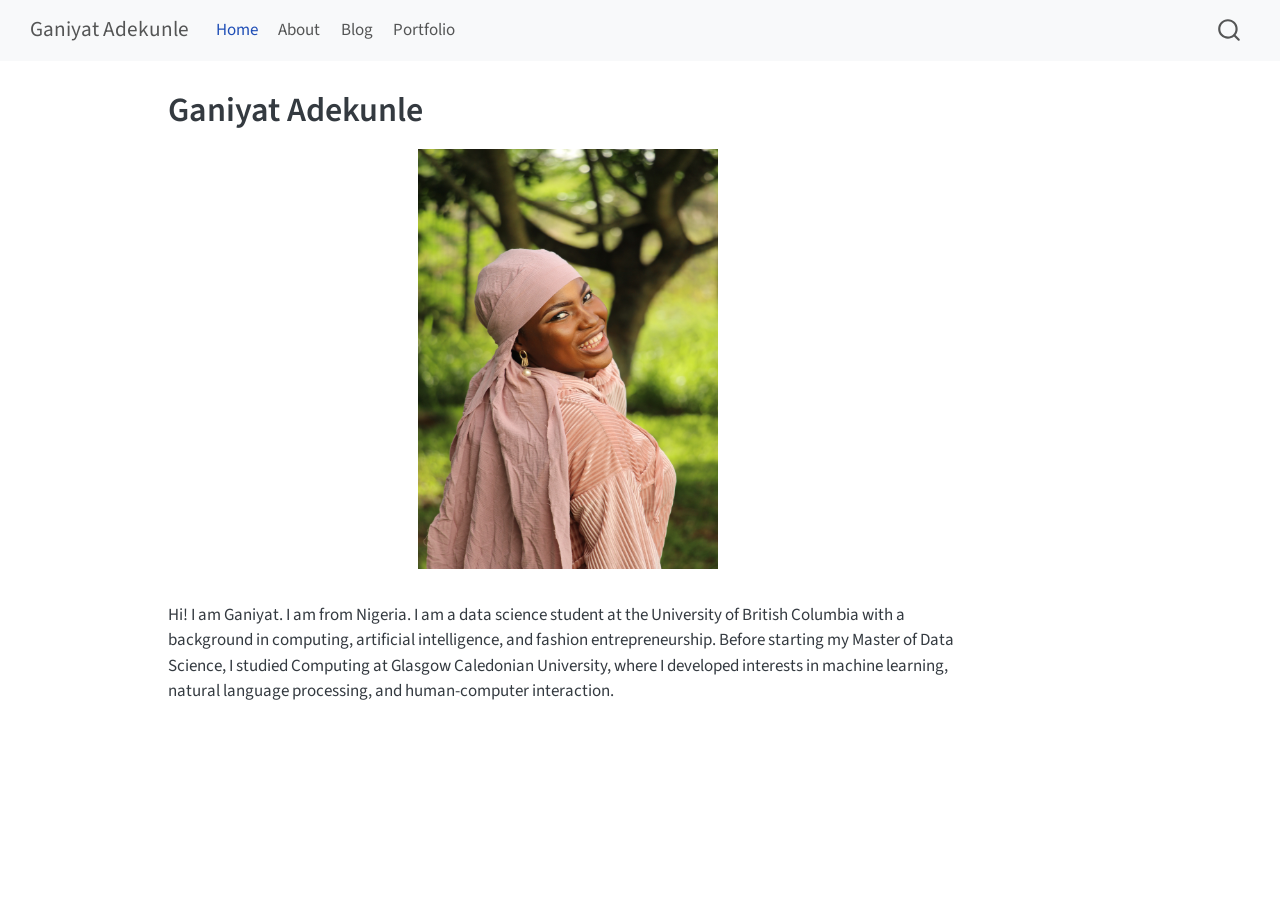
<file: docs/index.html>
<!DOCTYPE html>
<html xmlns="http://www.w3.org/1999/xhtml" lang="en" xml:lang="en"><head>

<meta charset="utf-8">
<meta name="generator" content="quarto-1.10.18">

<meta name="viewport" content="width=device-width, initial-scale=1.0, user-scalable=yes">


<title>Ganiyat Adekunle</title>
<style>
/* Default styles provided by pandoc.
** See https://pandoc.org/MANUAL.html#variables-for-html for config info.
*/
span.smallcaps{font-variant: small-caps;}
div.columns{display: flex; gap: 1.5em;}
div.column{flex: auto;}
@media screen {
div.columns{gap: min(4vw, 1.5em);}
div.column{overflow-x: auto;}
}
div.hanging-indent{margin-left: 1.5em; text-indent: -1.5em;}
ul.task-list{list-style: none;}
ul.task-list li input[type="checkbox"] {
  width: 0.8em;
  margin: 0 0.8em 0.2em -1em; /* quarto-specific, see https://github.com/quarto-dev/quarto-cli/issues/4556 */ 
  vertical-align: middle;
}
</style>


<script src="site_libs/quarto-nav/quarto-nav.js"></script>
<script src="site_libs/quarto-nav/headroom.min.js"></script>
<script src="site_libs/clipboard/clipboard.min.js"></script>
<script src="site_libs/quarto-search/autocomplete.umd.js"></script>
<script src="site_libs/quarto-search/fuse.min.js"></script>
<script src="site_libs/quarto-search/quarto-search.js"></script>
<meta name="quarto:offset" content="./">
<script src="site_libs/quarto-html/quarto.js" type="module"></script>
<script src="site_libs/quarto-html/tabsets/tabsets.js" type="module"></script>
<script src="site_libs/quarto-html/popper.min.js"></script>
<script src="site_libs/quarto-html/tippy.umd.min.js"></script>
<script src="site_libs/quarto-html/anchor.min.js"></script>
<link href="site_libs/quarto-html/tippy.css" rel="stylesheet">
<link href="site_libs/quarto-html/quarto-syntax-highlighting-64a204ab8560d761af7679ceaba22944.css" rel="stylesheet" id="quarto-text-highlighting-styles">
<script src="site_libs/bootstrap/bootstrap.min.js"></script>
<link href="site_libs/bootstrap/bootstrap-icons.css" rel="stylesheet">
<link href="site_libs/bootstrap/bootstrap-172ba59bd5e0b52282274ba0c0cc16fc.min.css" rel="stylesheet" append-hash="true" id="quarto-bootstrap" data-mode="light">
<script id="quarto-search-options" type="application/json">{
  "location": "navbar",
  "copy-button": false,
  "collapse-after": 3,
  "panel-placement": "end",
  "type": "overlay",
  "limit": 50,
  "keyboard-shortcut": [
    "f",
    "/",
    "s"
  ],
  "show-item-context": false,
  "language": {
    "search-no-results-text": "No results",
    "search-matching-documents-text": "matching documents",
    "search-copy-link-title": "Copy link to search",
    "search-hide-matches-text": "Hide additional matches",
    "search-more-match-text": "more match in this document",
    "search-more-matches-text": "more matches in this document",
    "search-clear-button-title": "Clear",
    "search-text-placeholder": "",
    "search-detached-cancel-button-title": "Cancel",
    "search-submit-button-title": "Submit",
    "search-label": "Search"
  }
}</script>


<link rel="stylesheet" href="styles.css">
</head>

<body class="nav-fixed quarto-light">

<div id="quarto-search-results"></div>
  <header id="quarto-header" class="headroom fixed-top">
    <nav class="navbar navbar-expand-lg " data-bs-theme="dark">
      <div class="navbar-container container-fluid">
      <div class="navbar-brand-container mx-auto">
    <a class="navbar-brand" href="./index.html">
    <span class="navbar-title">Ganiyat Adekunle</span>
    </a>
  </div>
            <div id="quarto-search" class="" title="Search"></div>
          <button class="navbar-toggler" type="button" data-bs-toggle="collapse" data-bs-target="#navbarCollapse" aria-controls="navbarCollapse" role="menu" aria-expanded="false" aria-label="Toggle navigation" onclick="if (window.quartoToggleHeadroom) { window.quartoToggleHeadroom(); }">
  <span class="navbar-toggler-icon"></span>
</button>
          <div class="collapse navbar-collapse" id="navbarCollapse">
            <ul class="navbar-nav navbar-nav-scroll me-auto">
  <li class="nav-item">
    <a class="nav-link active" href="./index.html" aria-current="page"> 
<span class="menu-text">Home</span></a>
  </li>  
  <li class="nav-item">
    <a class="nav-link" href="./about.html"> 
<span class="menu-text">About</span></a>
  </li>  
  <li class="nav-item">
    <a class="nav-link" href="./blog.html"> 
<span class="menu-text">Blog</span></a>
  </li>  
  <li class="nav-item">
    <a class="nav-link" href="./portfolio.html"> 
<span class="menu-text">Portfolio</span></a>
  </li>  
</ul>
          </div> <!-- /navcollapse -->
            <div class="quarto-navbar-tools">
</div>
      </div> <!-- /container-fluid -->
    </nav>
</header>
<!-- content -->
<div id="quarto-content" class="quarto-container page-columns page-rows-contents page-layout-article page-navbar">
<!-- sidebar -->
<!-- margin-sidebar -->
    <div id="quarto-margin-sidebar" class="sidebar margin-sidebar zindex-bottom">
        
    </div>
<!-- main -->
<main class="content" id="quarto-document-content">

<header id="title-block-header" class="quarto-title-block default">
<div class="quarto-title">
<h1 class="title">Ganiyat Adekunle</h1>
</div>



<div class="quarto-title-meta">

    
  
    
  </div>
  


</header>


<div class="quarto-figure quarto-figure-center">
<figure class="figure">
<p><img src="images/profile.jpg" class="quarto-figure quarto-figure-center figure-img" width="300" height="420"></p>
</figure>
</div>
<p>Hi! I am Ganiyat. I am from Nigeria. I am a data science student at the University of British Columbia with a background in computing, artificial intelligence, and fashion entrepreneurship. Before starting my Master of Data Science, I studied Computing at Glasgow Caledonian University, where I developed interests in machine learning, natural language processing, and human-computer interaction.</p>



</main> <!-- /main -->
<script id="quarto-html-after-body" type="application/javascript">
  window.document.addEventListener("DOMContentLoaded", function (event) {
    const icon = "";
    const anchorJS = new window.AnchorJS();
    anchorJS.options = {
      placement: 'right',
      icon: icon
    };
    anchorJS.add('.anchored');
    const isCodeAnnotation = (el) => {
      for (const clz of el.classList) {
        if (clz.startsWith('code-annotation-')) {                     
          return true;
        }
      }
      return false;
    }
    const onCopySuccess = function(e) {
      // button target
      const button = e.trigger;
      // don't keep focus
      button.blur();
      // flash "checked"
      button.classList.add('code-copy-button-checked');
      var currentTitle = button.getAttribute("title");
      button.setAttribute("title", "Copied!");
      let tooltip;
      if (window.bootstrap) {
        button.setAttribute("data-bs-toggle", "tooltip");
        button.setAttribute("data-bs-placement", "left");
        button.setAttribute("data-bs-title", "Copied!");
        tooltip = new bootstrap.Tooltip(button, 
          { trigger: "manual", 
            customClass: "code-copy-button-tooltip",
            offset: [0, -8]});
        tooltip.show();    
      }
      setTimeout(function() {
        if (tooltip) {
          tooltip.hide();
          button.removeAttribute("data-bs-title");
          button.removeAttribute("data-bs-toggle");
          button.removeAttribute("data-bs-placement");
        }
        button.setAttribute("title", currentTitle);
        button.classList.remove('code-copy-button-checked');
      }, 1000);
      // clear code selection
      e.clearSelection();
    }
    const getTextToCopy = function(trigger) {
      const outerScaffold = trigger.parentElement.cloneNode(true);
      const codeEl = outerScaffold.querySelector('code');
      for (const childEl of codeEl.children) {
        if (isCodeAnnotation(childEl)) {
          childEl.remove();
        }
      }
      return codeEl.innerText;
    }
    const clipboard = new window.ClipboardJS('.code-copy-button:not([data-in-quarto-modal])', {
      text: getTextToCopy
    });
    clipboard.on('success', onCopySuccess);
    if (window.document.getElementById('quarto-embedded-source-code-modal')) {
      const clipboardModal = new window.ClipboardJS('.code-copy-button[data-in-quarto-modal]', {
        text: getTextToCopy,
        container: window.document.getElementById('quarto-embedded-source-code-modal')
      });
      clipboardModal.on('success', onCopySuccess);
    }
      var localhostRegex = new RegExp(/^(?:http|https):\/\/localhost\:?[0-9]*\//);
      var mailtoRegex = new RegExp(/^mailto:/);
        var filterRegex = new RegExp('/' + window.location.host + '/');
      var isInternal = (href) => {
          return filterRegex.test(href) || localhostRegex.test(href) || mailtoRegex.test(href);
      }
      // Inspect non-navigation links and adorn them if external
     var links = window.document.querySelectorAll('a[href]:not(.nav-link):not(.navbar-brand):not(.toc-action):not(.sidebar-link):not(.sidebar-item-toggle):not(.pagination-link):not(.no-external):not([aria-hidden]):not(.dropdown-item):not(.quarto-navigation-tool):not(.about-link)');
      for (var i=0; i<links.length; i++) {
        const link = links[i];
        if (!isInternal(link.href)) {
          // undo the damage that might have been done by quarto-nav.js in the case of
          // links that we want to consider external
          if (link.dataset.originalHref !== undefined) {
            link.href = link.dataset.originalHref;
          }
        }
      }
    function tippyHover(el, contentFn, onTriggerFn, onUntriggerFn) {
      const config = {
        allowHTML: true,
        maxWidth: 500,
        delay: 100,
        arrow: false,
        appendTo: function(el) {
            return el.parentElement;
        },
        interactive: true,
        interactiveBorder: 10,
        theme: 'quarto',
        placement: 'bottom-start',
      };
      if (contentFn) {
        config.content = contentFn;
      }
      if (onTriggerFn) {
        config.onTrigger = onTriggerFn;
      }
      if (onUntriggerFn) {
        config.onUntrigger = onUntriggerFn;
      }
      window.tippy(el, config); 
    }
    const noterefs = window.document.querySelectorAll('a[role="doc-noteref"]');
    for (var i=0; i<noterefs.length; i++) {
      const ref = noterefs[i];
      tippyHover(ref, function() {
        // use id or data attribute instead here
        let href = ref.getAttribute('data-footnote-href') || ref.getAttribute('href');
        try { href = new URL(href).hash; } catch {}
        const id = href.replace(/^#\/?/, "");
        const note = window.document.getElementById(id);
        if (note) {
          return note.innerHTML;
        } else {
          return "";
        }
      });
    }
    const xrefs = window.document.querySelectorAll('a.quarto-xref');
    const processXRef = (id, note) => {
      // Strip column container classes
      const stripColumnClz = (el) => {
        el.classList.remove("page-full", "page-columns");
        if (el.children) {
          for (const child of el.children) {
            stripColumnClz(child);
          }
        }
      }
      stripColumnClz(note)
      if (id === null || id.startsWith('sec-')) {
        // Special case sections, only their first couple elements
        const container = document.createElement("div");
        if (note.children && note.children.length > 2) {
          container.appendChild(note.children[0].cloneNode(true));
          for (let i = 1; i < note.children.length; i++) {
            const child = note.children[i];
            if (child.tagName === "P" && child.innerText === "") {
              continue;
            } else {
              container.appendChild(child.cloneNode(true));
              break;
            }
          }
          if (window.Quarto?.typesetMath) {
            window.Quarto.typesetMath(container);
          }
          return container.innerHTML
        } else {
          if (window.Quarto?.typesetMath) {
            window.Quarto.typesetMath(note);
          }
          return note.innerHTML;
        }
      } else {
        // Remove any anchor links if they are present
        const anchorLink = note.querySelector('a.anchorjs-link');
        if (anchorLink) {
          anchorLink.remove();
        }
        if (window.Quarto?.typesetMath) {
          window.Quarto.typesetMath(note);
        }
        if (note.classList.contains("callout")) {
          return note.outerHTML;
        } else {
          return note.innerHTML;
        }
      }
    }
    for (var i=0; i<xrefs.length; i++) {
      const xref = xrefs[i];
      tippyHover(xref, undefined, function(instance) {
        instance.disable();
        let url = xref.getAttribute('href');
        let hash = undefined; 
        if (url.startsWith('#')) {
          hash = url;
        } else {
          try { hash = new URL(url).hash; } catch {}
        }
        if (hash) {
          const id = hash.replace(/^#\/?/, "");
          const note = window.document.getElementById(id);
          if (note !== null) {
            try {
              const html = processXRef(id, note.cloneNode(true));
              instance.setContent(html);
            } finally {
              instance.enable();
              instance.show();
            }
          } else {
            // See if we can fetch this
            fetch(url.split('#')[0])
            .then(res => res.text())
            .then(html => {
              const parser = new DOMParser();
              const htmlDoc = parser.parseFromString(html, "text/html");
              const note = htmlDoc.getElementById(id);
              if (note !== null) {
                const html = processXRef(id, note);
                instance.setContent(html);
              } 
            }).finally(() => {
              instance.enable();
              instance.show();
            });
          }
        } else {
          // See if we can fetch a full url (with no hash to target)
          // This is a special case and we should probably do some content thinning / targeting
          fetch(url)
          .then(res => res.text())
          .then(html => {
            const parser = new DOMParser();
            const htmlDoc = parser.parseFromString(html, "text/html");
            const note = htmlDoc.querySelector('main.content');
            if (note !== null) {
              // This should only happen for chapter cross references
              // (since there is no id in the URL)
              // remove the first header
              if (note.children.length > 0 && note.children[0].tagName === "HEADER") {
                note.children[0].remove();
              }
              const html = processXRef(null, note);
              instance.setContent(html);
            } 
          }).finally(() => {
            instance.enable();
            instance.show();
          });
        }
      }, function(instance) {
      });
    }
        let selectedAnnoteEl;
        const selectorForAnnotation = ( cell, annotation) => {
          let cellAttr = 'data-code-cell="' + cell + '"';
          let lineAttr = 'data-code-annotation="' +  annotation + '"';
          const selector = 'span[' + cellAttr + '][' + lineAttr + ']';
          return selector;
        }
        const selectCodeLines = (annoteEl) => {
          const doc = window.document;
          const targetCell = annoteEl.getAttribute("data-target-cell");
          const targetAnnotation = annoteEl.getAttribute("data-target-annotation");
          const annoteSpan = window.document.querySelector(selectorForAnnotation(targetCell, targetAnnotation));
          const lines = annoteSpan.getAttribute("data-code-lines").split(",");
          const lineIds = lines.map((line) => {
            return targetCell + "-" + line;
          })
          let top = null;
          let height = null;
          let parent = null;
          if (lineIds.length > 0) {
              //compute the position of the single el (top and bottom and make a div)
              const el = window.document.getElementById(lineIds[0]);
              top = el.offsetTop;
              height = el.offsetHeight;
              parent = el.parentElement.parentElement;
            if (lineIds.length > 1) {
              const lastEl = window.document.getElementById(lineIds[lineIds.length - 1]);
              const bottom = lastEl.offsetTop + lastEl.offsetHeight;
              height = bottom - top;
            }
            if (top !== null && height !== null && parent !== null) {
              // cook up a div (if necessary) and position it 
              let div = window.document.getElementById("code-annotation-line-highlight");
              if (div === null) {
                div = window.document.createElement("div");
                div.setAttribute("id", "code-annotation-line-highlight");
                div.style.position = 'absolute';
                parent.appendChild(div);
              }
              div.style.top = top - 2 + "px";
              div.style.height = height + 4 + "px";
              div.style.left = 0;
              let gutterDiv = window.document.getElementById("code-annotation-line-highlight-gutter");
              if (gutterDiv === null) {
                gutterDiv = window.document.createElement("div");
                gutterDiv.setAttribute("id", "code-annotation-line-highlight-gutter");
                gutterDiv.style.position = 'absolute';
                const codeCell = window.document.getElementById(targetCell);
                const gutter = codeCell.querySelector('.code-annotation-gutter');
                gutter.appendChild(gutterDiv);
              }
              gutterDiv.style.top = top - 2 + "px";
              gutterDiv.style.height = height + 4 + "px";
            }
            selectedAnnoteEl = annoteEl;
          }
        };
        const unselectCodeLines = () => {
          const elementsIds = ["code-annotation-line-highlight", "code-annotation-line-highlight-gutter"];
          elementsIds.forEach((elId) => {
            const div = window.document.getElementById(elId);
            if (div) {
              div.remove();
            }
          });
          selectedAnnoteEl = undefined;
        };
          // Handle positioning of the toggle
      window.addEventListener(
        "resize",
        throttle(() => {
          elRect = undefined;
          if (selectedAnnoteEl) {
            selectCodeLines(selectedAnnoteEl);
          }
        }, 10)
      );
      function throttle(fn, ms) {
      let throttle = false;
      let timer;
        return (...args) => {
          if(!throttle) { // first call gets through
              fn.apply(this, args);
              throttle = true;
          } else { // all the others get throttled
              if(timer) clearTimeout(timer); // cancel #2
              timer = setTimeout(() => {
                fn.apply(this, args);
                timer = throttle = false;
              }, ms);
          }
        };
      }
        // Attach click handler to the DT
        const annoteDls = window.document.querySelectorAll('dt[data-target-cell]');
        for (const annoteDlNode of annoteDls) {
          annoteDlNode.addEventListener('click', (event) => {
            const clickedEl = event.target;
            if (clickedEl !== selectedAnnoteEl) {
              unselectCodeLines();
              const activeEl = window.document.querySelector('dt[data-target-cell].code-annotation-active');
              if (activeEl) {
                activeEl.classList.remove('code-annotation-active');
              }
              selectCodeLines(clickedEl);
              clickedEl.classList.add('code-annotation-active');
            } else {
              // Unselect the line
              unselectCodeLines();
              clickedEl.classList.remove('code-annotation-active');
            }
          });
        }
    const findCites = (el) => {
      const parentEl = el.parentElement;
      if (parentEl) {
        const cites = parentEl.dataset.cites;
        if (cites) {
          return {
            el,
            cites: cites.split(' ')
          };
        } else {
          return findCites(el.parentElement)
        }
      } else {
        return undefined;
      }
    };
    var bibliorefs = window.document.querySelectorAll('a[role="doc-biblioref"]');
    for (var i=0; i<bibliorefs.length; i++) {
      const ref = bibliorefs[i];
      const citeInfo = findCites(ref);
      if (citeInfo) {
        tippyHover(citeInfo.el, function() {
          var popup = window.document.createElement('div');
          citeInfo.cites.forEach(function(cite) {
            var citeDiv = window.document.createElement('div');
            citeDiv.classList.add('hanging-indent');
            citeDiv.classList.add('csl-entry');
            var biblioDiv = window.document.getElementById('ref-' + cite);
            if (biblioDiv) {
              citeDiv.innerHTML = biblioDiv.innerHTML;
            }
            popup.appendChild(citeDiv);
          });
          return popup.innerHTML;
        });
      }
    }
  });
  </script>
</div> <!-- /content -->




</body></html>
</file>
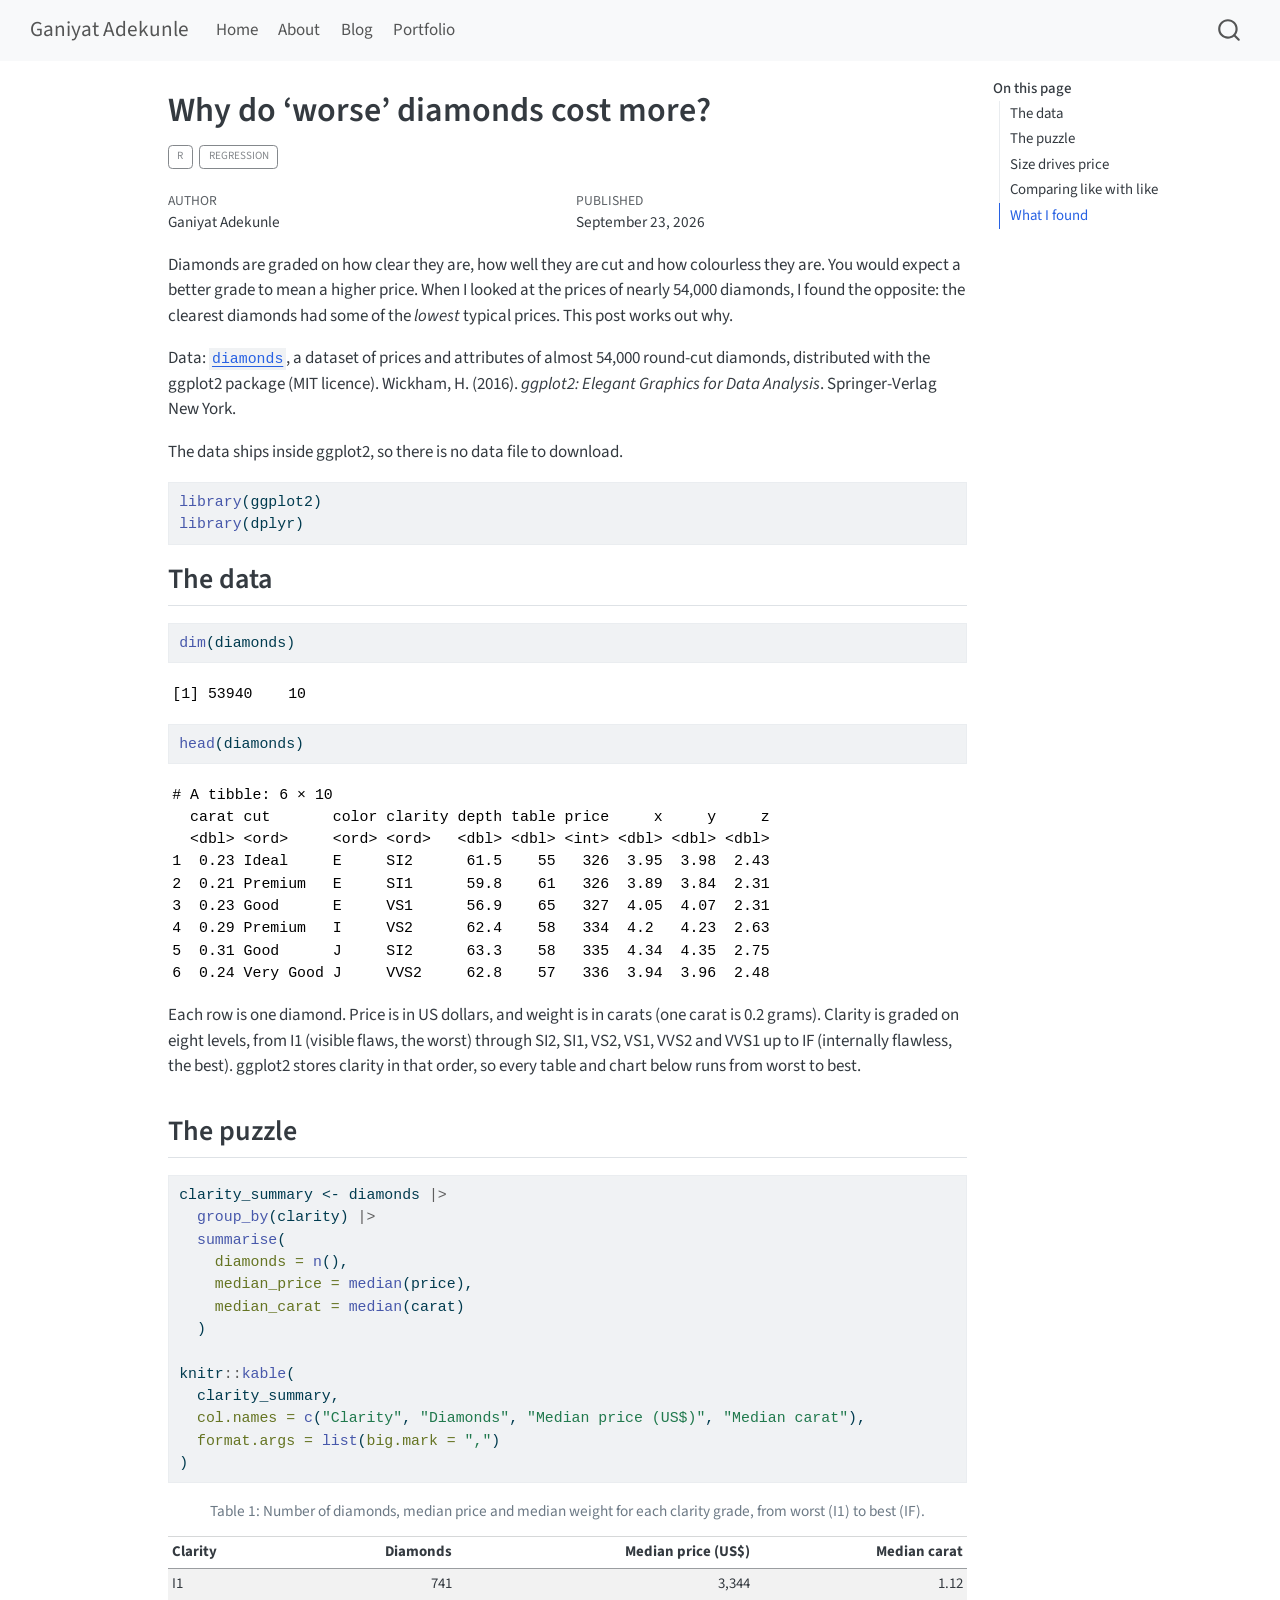
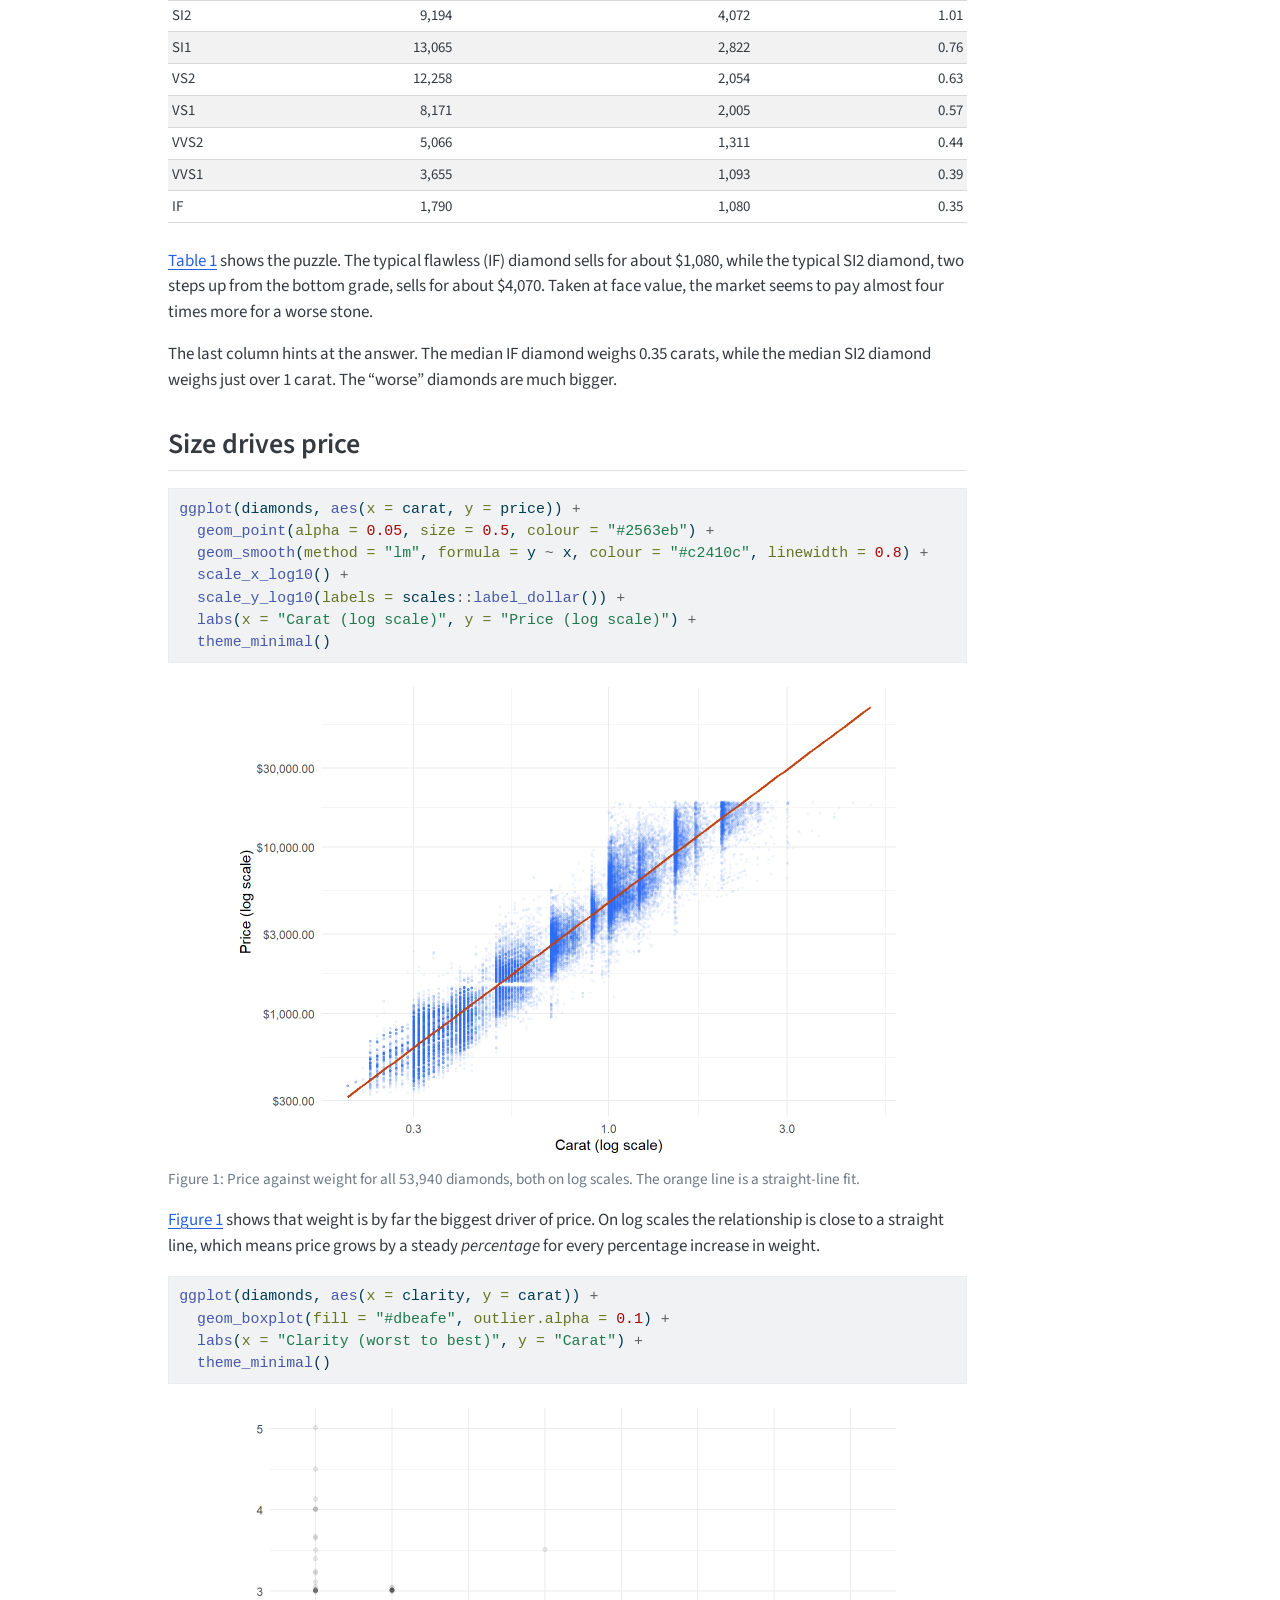
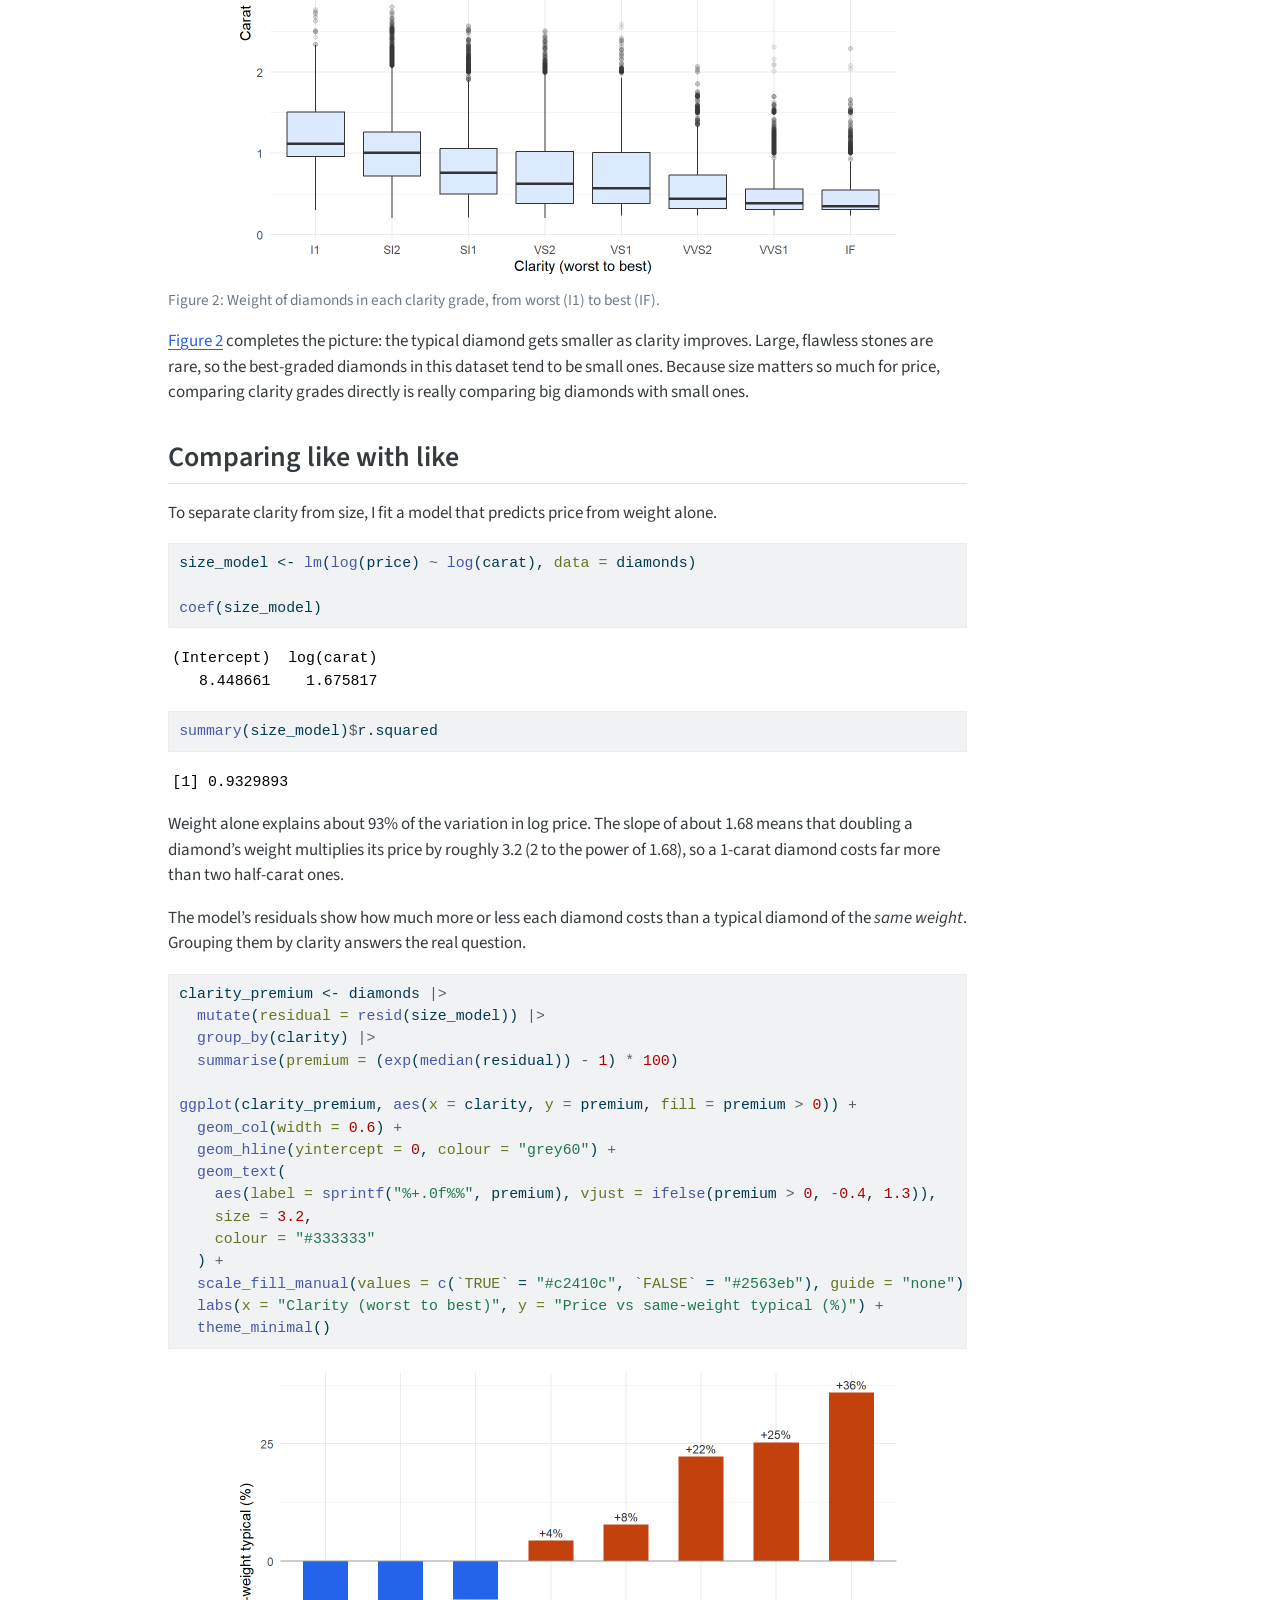
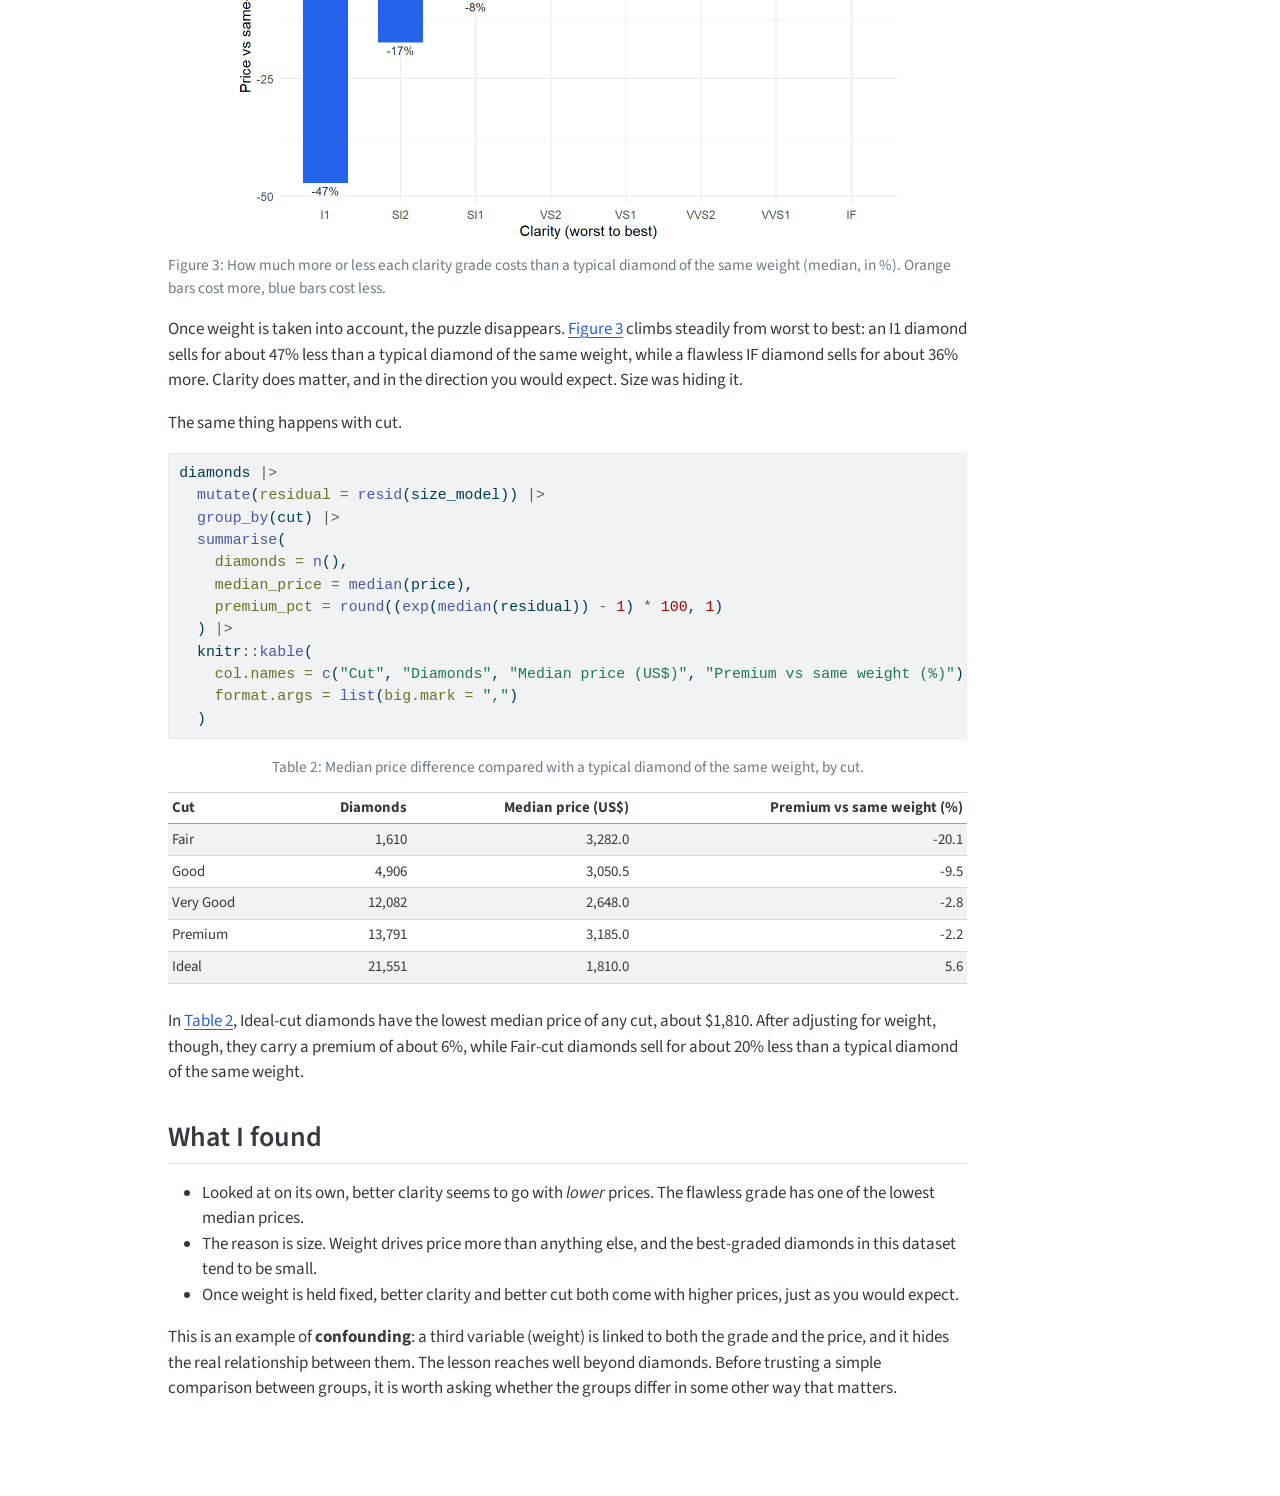
<file: docs/posts/diamond-price-paradox/index.html>
<!DOCTYPE html>
<html xmlns="http://www.w3.org/1999/xhtml" lang="en" xml:lang="en"><head>

<meta charset="utf-8">
<meta name="generator" content="quarto-1.10.18">

<meta name="viewport" content="width=device-width, initial-scale=1.0, user-scalable=yes">

<meta name="author" content="Ganiyat Adekunle">
<meta name="dcterms.date" content="2026-09-23">

<title>Why do ‘worse’ diamonds cost more? – Ganiyat Adekunle</title>
<style>
/* Default styles provided by pandoc.
** See https://pandoc.org/MANUAL.html#variables-for-html for config info.
*/
span.smallcaps{font-variant: small-caps;}
div.columns{display: flex; gap: 1.5em;}
div.column{flex: auto;}
@media screen {
div.columns{gap: min(4vw, 1.5em);}
div.column{overflow-x: auto;}
}
div.hanging-indent{margin-left: 1.5em; text-indent: -1.5em;}
ul.task-list{list-style: none;}
ul.task-list li input[type="checkbox"] {
  width: 0.8em;
  margin: 0 0.8em 0.2em -1em; /* quarto-specific, see https://github.com/quarto-dev/quarto-cli/issues/4556 */ 
  vertical-align: middle;
}
/* CSS for syntax highlighting */
html { -webkit-text-size-adjust: 100%; }
pre > code.sourceCode { white-space: pre; position: relative; }
pre > code.sourceCode > span { display: inline-block; line-height: 1.25; }
pre > code.sourceCode > span:empty { height: 1.2em; }
.sourceCode { overflow: visible; }
code.sourceCode > span { color: inherit; text-decoration: inherit; }
div.sourceCode { margin: 1em 0; }
pre.sourceCode { margin: 0; }
@media screen {
div.sourceCode { overflow: auto; }
}
@media print {
pre > code.sourceCode { white-space: pre-wrap; }
pre > code.sourceCode > span { text-indent: -5em; padding-left: 5em; }
}
pre.numberSource code
  { counter-reset: source-line 0; }
pre.numberSource code > span
  { position: relative; left: -4em; counter-increment: source-line; }
pre.numberSource code > span > a:first-child::before
  { content: counter(source-line);
    position: relative; left: -1em; text-align: right; vertical-align: baseline;
    border: none; display: inline-block;
    -webkit-touch-callout: none; -webkit-user-select: none;
    -khtml-user-select: none; -moz-user-select: none;
    -ms-user-select: none; user-select: none;
    padding: 0 4px; width: 4em;
  }
pre.numberSource { margin-left: 3em;  padding-left: 4px; }
div.sourceCode
  {   }
@media screen {
pre > code.sourceCode > span > a:first-child::before { text-decoration: underline; }
}
</style>


<script src="../../site_libs/quarto-nav/quarto-nav.js"></script>
<script src="../../site_libs/quarto-nav/headroom.min.js"></script>
<script src="../../site_libs/clipboard/clipboard.min.js"></script>
<script src="../../site_libs/quarto-search/autocomplete.umd.js"></script>
<script src="../../site_libs/quarto-search/fuse.min.js"></script>
<script src="../../site_libs/quarto-search/quarto-search.js"></script>
<meta name="quarto:offset" content="../../">
<script src="../../site_libs/quarto-html/quarto.js" type="module"></script>
<script src="../../site_libs/quarto-html/tabsets/tabsets.js" type="module"></script>
<script src="../../site_libs/quarto-html/popper.min.js"></script>
<script src="../../site_libs/quarto-html/tippy.umd.min.js"></script>
<script src="../../site_libs/quarto-html/anchor.min.js"></script>
<link href="../../site_libs/quarto-html/tippy.css" rel="stylesheet">
<link href="../../site_libs/quarto-html/quarto-syntax-highlighting-64a204ab8560d761af7679ceaba22944.css" rel="stylesheet" id="quarto-text-highlighting-styles">
<script src="../../site_libs/bootstrap/bootstrap.min.js"></script>
<link href="../../site_libs/bootstrap/bootstrap-icons.css" rel="stylesheet">
<link href="../../site_libs/bootstrap/bootstrap-172ba59bd5e0b52282274ba0c0cc16fc.min.css" rel="stylesheet" append-hash="true" id="quarto-bootstrap" data-mode="light">
<script id="quarto-search-options" type="application/json">{
  "location": "navbar",
  "copy-button": false,
  "collapse-after": 3,
  "panel-placement": "end",
  "type": "overlay",
  "limit": 50,
  "keyboard-shortcut": [
    "f",
    "/",
    "s"
  ],
  "show-item-context": false,
  "language": {
    "search-no-results-text": "No results",
    "search-matching-documents-text": "matching documents",
    "search-copy-link-title": "Copy link to search",
    "search-hide-matches-text": "Hide additional matches",
    "search-more-match-text": "more match in this document",
    "search-more-matches-text": "more matches in this document",
    "search-clear-button-title": "Clear",
    "search-text-placeholder": "",
    "search-detached-cancel-button-title": "Cancel",
    "search-submit-button-title": "Submit",
    "search-label": "Search"
  }
}</script>


<link rel="stylesheet" href="../../styles.css">
</head>

<body class="nav-fixed quarto-light">

<div id="quarto-search-results"></div>
  <header id="quarto-header" class="headroom fixed-top">
    <nav class="navbar navbar-expand-lg " data-bs-theme="dark">
      <div class="navbar-container container-fluid">
      <div class="navbar-brand-container mx-auto">
    <a class="navbar-brand" href="../../index.html">
    <span class="navbar-title">Ganiyat Adekunle</span>
    </a>
  </div>
            <div id="quarto-search" class="" title="Search"></div>
          <button class="navbar-toggler" type="button" data-bs-toggle="collapse" data-bs-target="#navbarCollapse" aria-controls="navbarCollapse" role="menu" aria-expanded="false" aria-label="Toggle navigation" onclick="if (window.quartoToggleHeadroom) { window.quartoToggleHeadroom(); }">
  <span class="navbar-toggler-icon"></span>
</button>
          <div class="collapse navbar-collapse" id="navbarCollapse">
            <ul class="navbar-nav navbar-nav-scroll me-auto">
  <li class="nav-item">
    <a class="nav-link" href="../../index.html"> 
<span class="menu-text">Home</span></a>
  </li>  
  <li class="nav-item">
    <a class="nav-link" href="../../about.html"> 
<span class="menu-text">About</span></a>
  </li>  
  <li class="nav-item">
    <a class="nav-link" href="../../blog.html"> 
<span class="menu-text">Blog</span></a>
  </li>  
  <li class="nav-item">
    <a class="nav-link" href="../../portfolio.html"> 
<span class="menu-text">Portfolio</span></a>
  </li>  
</ul>
          </div> <!-- /navcollapse -->
            <div class="quarto-navbar-tools">
</div>
      </div> <!-- /container-fluid -->
    </nav>
</header>
<!-- content -->
<div id="quarto-content" class="quarto-container page-columns page-rows-contents page-layout-article page-navbar">
<!-- sidebar -->
<!-- margin-sidebar -->
    <div id="quarto-margin-sidebar" class="sidebar margin-sidebar">
        <nav id="TOC" role="doc-toc" class="toc-active">
    <h2 id="toc-title">On this page</h2>
   
  <ul>
  <li><a href="#the-data" id="toc-the-data" class="nav-link active" data-scroll-target="#the-data">The data</a></li>
  <li><a href="#the-puzzle" id="toc-the-puzzle" class="nav-link" data-scroll-target="#the-puzzle">The puzzle</a></li>
  <li><a href="#size-drives-price" id="toc-size-drives-price" class="nav-link" data-scroll-target="#size-drives-price">Size drives price</a></li>
  <li><a href="#comparing-like-with-like" id="toc-comparing-like-with-like" class="nav-link" data-scroll-target="#comparing-like-with-like">Comparing like with like</a></li>
  <li><a href="#what-i-found" id="toc-what-i-found" class="nav-link" data-scroll-target="#what-i-found">What I found</a></li>
  </ul>
</nav>
    </div>
<!-- main -->
<main class="content" id="quarto-document-content">

<header id="title-block-header" class="quarto-title-block default">
<div class="quarto-title">
<h1 class="title">Why do ‘worse’ diamonds cost more?</h1>
  <div class="quarto-categories">
    <div class="quarto-category">r</div>
    <div class="quarto-category">regression</div>
  </div>
  </div>



<div class="quarto-title-meta">

    <div>
    <div class="quarto-title-meta-heading">Author</div>
    <div class="quarto-title-meta-contents">
             <p>Ganiyat Adekunle </p>
          </div>
  </div>
    
    <div>
    <div class="quarto-title-meta-heading">Published</div>
    <div class="quarto-title-meta-contents">
      <p class="date">September 23, 2026</p>
    </div>
  </div>
  
    
  </div>
  


</header>


<p>Diamonds are graded on how clear they are, how well they are cut and how colourless they are. You would expect a better grade to mean a higher price. When I looked at the prices of nearly 54,000 diamonds, I found the opposite: the clearest diamonds had some of the <em>lowest</em> typical prices. This post works out why.</p>
<p>Data: <a href="https://ggplot2.tidyverse.org/reference/diamonds.html"><code>diamonds</code></a>, a dataset of prices and attributes of almost 54,000 round-cut diamonds, distributed with the ggplot2 package (MIT licence). Wickham, H. (2016). <em>ggplot2: Elegant Graphics for Data Analysis</em>. Springer-Verlag New York.</p>
<p>The data ships inside ggplot2, so there is no data file to download.</p>
<div class="cell">
<div class="code-copy-outer-scaffold"><div class="sourceCode cell-code" id="cb1"><pre class="sourceCode r code-with-copy"><code class="sourceCode r"><span id="cb1-1"><a href="#cb1-1" aria-hidden="true" tabindex="-1"></a><span class="fu">library</span>(ggplot2)</span>
<span id="cb1-2"><a href="#cb1-2" aria-hidden="true" tabindex="-1"></a><span class="fu">library</span>(dplyr)</span></code></pre></div><button title="Copy to Clipboard" class="code-copy-button"><i class="bi"></i></button></div>
</div>
<section id="the-data" class="level2">
<h2 class="anchored" data-anchor-id="the-data">The data</h2>
<div class="cell">
<div class="code-copy-outer-scaffold"><div class="sourceCode cell-code" id="cb2"><pre class="sourceCode r code-with-copy"><code class="sourceCode r"><span id="cb2-1"><a href="#cb2-1" aria-hidden="true" tabindex="-1"></a><span class="fu">dim</span>(diamonds)</span></code></pre></div><button title="Copy to Clipboard" class="code-copy-button"><i class="bi"></i></button></div>
<div class="cell-output cell-output-stdout">
<pre><code>[1] 53940    10</code></pre>
</div>
<div class="code-copy-outer-scaffold"><div class="sourceCode cell-code" id="cb4"><pre class="sourceCode r code-with-copy"><code class="sourceCode r"><span id="cb4-1"><a href="#cb4-1" aria-hidden="true" tabindex="-1"></a><span class="fu">head</span>(diamonds)</span></code></pre></div><button title="Copy to Clipboard" class="code-copy-button"><i class="bi"></i></button></div>
<div class="cell-output cell-output-stdout">
<pre><code># A tibble: 6 × 10
  carat cut       color clarity depth table price     x     y     z
  &lt;dbl&gt; &lt;ord&gt;     &lt;ord&gt; &lt;ord&gt;   &lt;dbl&gt; &lt;dbl&gt; &lt;int&gt; &lt;dbl&gt; &lt;dbl&gt; &lt;dbl&gt;
1  0.23 Ideal     E     SI2      61.5    55   326  3.95  3.98  2.43
2  0.21 Premium   E     SI1      59.8    61   326  3.89  3.84  2.31
3  0.23 Good      E     VS1      56.9    65   327  4.05  4.07  2.31
4  0.29 Premium   I     VS2      62.4    58   334  4.2   4.23  2.63
5  0.31 Good      J     SI2      63.3    58   335  4.34  4.35  2.75
6  0.24 Very Good J     VVS2     62.8    57   336  3.94  3.96  2.48</code></pre>
</div>
</div>
<p>Each row is one diamond. Price is in US dollars, and weight is in carats (one carat is 0.2 grams). Clarity is graded on eight levels, from I1 (visible flaws, the worst) through SI2, SI1, VS2, VS1, VVS2 and VVS1 up to IF (internally flawless, the best). ggplot2 stores clarity in that order, so every table and chart below runs from worst to best.</p>
</section>
<section id="the-puzzle" class="level2">
<h2 class="anchored" data-anchor-id="the-puzzle">The puzzle</h2>
<div class="cell">
<div class="code-copy-outer-scaffold"><div class="sourceCode cell-code" id="cb6"><pre class="sourceCode r code-with-copy"><code class="sourceCode r"><span id="cb6-1"><a href="#cb6-1" aria-hidden="true" tabindex="-1"></a>clarity_summary <span class="ot">&lt;-</span> diamonds <span class="sc">|&gt;</span></span>
<span id="cb6-2"><a href="#cb6-2" aria-hidden="true" tabindex="-1"></a>  <span class="fu">group_by</span>(clarity) <span class="sc">|&gt;</span></span>
<span id="cb6-3"><a href="#cb6-3" aria-hidden="true" tabindex="-1"></a>  <span class="fu">summarise</span>(</span>
<span id="cb6-4"><a href="#cb6-4" aria-hidden="true" tabindex="-1"></a>    <span class="at">diamonds =</span> <span class="fu">n</span>(),</span>
<span id="cb6-5"><a href="#cb6-5" aria-hidden="true" tabindex="-1"></a>    <span class="at">median_price =</span> <span class="fu">median</span>(price),</span>
<span id="cb6-6"><a href="#cb6-6" aria-hidden="true" tabindex="-1"></a>    <span class="at">median_carat =</span> <span class="fu">median</span>(carat)</span>
<span id="cb6-7"><a href="#cb6-7" aria-hidden="true" tabindex="-1"></a>  )</span>
<span id="cb6-8"><a href="#cb6-8" aria-hidden="true" tabindex="-1"></a></span>
<span id="cb6-9"><a href="#cb6-9" aria-hidden="true" tabindex="-1"></a>knitr<span class="sc">::</span><span class="fu">kable</span>(</span>
<span id="cb6-10"><a href="#cb6-10" aria-hidden="true" tabindex="-1"></a>  clarity_summary,</span>
<span id="cb6-11"><a href="#cb6-11" aria-hidden="true" tabindex="-1"></a>  <span class="at">col.names =</span> <span class="fu">c</span>(<span class="st">"Clarity"</span>, <span class="st">"Diamonds"</span>, <span class="st">"Median price (US$)"</span>, <span class="st">"Median carat"</span>),</span>
<span id="cb6-12"><a href="#cb6-12" aria-hidden="true" tabindex="-1"></a>  <span class="at">format.args =</span> <span class="fu">list</span>(<span class="at">big.mark =</span> <span class="st">","</span>)</span>
<span id="cb6-13"><a href="#cb6-13" aria-hidden="true" tabindex="-1"></a>)</span></code></pre></div><button title="Copy to Clipboard" class="code-copy-button"><i class="bi"></i></button></div>
<div id="tbl-clarity" class="cell quarto-float quarto-figure quarto-figure-center anchored">
<figure class="quarto-float quarto-float-tbl figure">
<figcaption class="quarto-float-caption-top quarto-float-caption quarto-float-tbl" id="tbl-clarity-caption-0ceaefa1-69ba-4598-a22c-09a6ac19f8ca">
Table&nbsp;1: Number of diamonds, median price and median weight for each clarity grade, from worst (I1) to best (IF).
</figcaption>
<div aria-describedby="tbl-clarity-caption-0ceaefa1-69ba-4598-a22c-09a6ac19f8ca">
<div class="cell-output-display">
<table class="cell caption-top table table-sm table-striped small">
<thead>
<tr class="header">
<th style="text-align: left;">Clarity</th>
<th style="text-align: right;">Diamonds</th>
<th style="text-align: right;">Median price (US$)</th>
<th style="text-align: right;">Median carat</th>
</tr>
</thead>
<tbody>
<tr class="odd">
<td style="text-align: left;">I1</td>
<td style="text-align: right;">741</td>
<td style="text-align: right;">3,344</td>
<td style="text-align: right;">1.12</td>
</tr>
<tr class="even">
<td style="text-align: left;">SI2</td>
<td style="text-align: right;">9,194</td>
<td style="text-align: right;">4,072</td>
<td style="text-align: right;">1.01</td>
</tr>
<tr class="odd">
<td style="text-align: left;">SI1</td>
<td style="text-align: right;">13,065</td>
<td style="text-align: right;">2,822</td>
<td style="text-align: right;">0.76</td>
</tr>
<tr class="even">
<td style="text-align: left;">VS2</td>
<td style="text-align: right;">12,258</td>
<td style="text-align: right;">2,054</td>
<td style="text-align: right;">0.63</td>
</tr>
<tr class="odd">
<td style="text-align: left;">VS1</td>
<td style="text-align: right;">8,171</td>
<td style="text-align: right;">2,005</td>
<td style="text-align: right;">0.57</td>
</tr>
<tr class="even">
<td style="text-align: left;">VVS2</td>
<td style="text-align: right;">5,066</td>
<td style="text-align: right;">1,311</td>
<td style="text-align: right;">0.44</td>
</tr>
<tr class="odd">
<td style="text-align: left;">VVS1</td>
<td style="text-align: right;">3,655</td>
<td style="text-align: right;">1,093</td>
<td style="text-align: right;">0.39</td>
</tr>
<tr class="even">
<td style="text-align: left;">IF</td>
<td style="text-align: right;">1,790</td>
<td style="text-align: right;">1,080</td>
<td style="text-align: right;">0.35</td>
</tr>
</tbody>
</table>
</div>
</div>
</figure>
</div>
</div>
<p><a href="#tbl-clarity" class="quarto-xref">Table&nbsp;1</a> shows the puzzle. The typical flawless (IF) diamond sells for about $1,080, while the typical SI2 diamond, two steps up from the bottom grade, sells for about $4,070. Taken at face value, the market seems to pay almost four times more for a worse stone.</p>
<p>The last column hints at the answer. The median IF diamond weighs 0.35 carats, while the median SI2 diamond weighs just over 1 carat. The “worse” diamonds are much bigger.</p>
</section>
<section id="size-drives-price" class="level2">
<h2 class="anchored" data-anchor-id="size-drives-price">Size drives price</h2>
<div class="cell">
<div class="code-copy-outer-scaffold"><div class="sourceCode cell-code" id="cb7"><pre class="sourceCode r code-with-copy"><code class="sourceCode r"><span id="cb7-1"><a href="#cb7-1" aria-hidden="true" tabindex="-1"></a><span class="fu">ggplot</span>(diamonds, <span class="fu">aes</span>(<span class="at">x =</span> carat, <span class="at">y =</span> price)) <span class="sc">+</span></span>
<span id="cb7-2"><a href="#cb7-2" aria-hidden="true" tabindex="-1"></a>  <span class="fu">geom_point</span>(<span class="at">alpha =</span> <span class="fl">0.05</span>, <span class="at">size =</span> <span class="fl">0.5</span>, <span class="at">colour =</span> <span class="st">"#2563eb"</span>) <span class="sc">+</span></span>
<span id="cb7-3"><a href="#cb7-3" aria-hidden="true" tabindex="-1"></a>  <span class="fu">geom_smooth</span>(<span class="at">method =</span> <span class="st">"lm"</span>, <span class="at">formula =</span> y <span class="sc">~</span> x, <span class="at">colour =</span> <span class="st">"#c2410c"</span>, <span class="at">linewidth =</span> <span class="fl">0.8</span>) <span class="sc">+</span></span>
<span id="cb7-4"><a href="#cb7-4" aria-hidden="true" tabindex="-1"></a>  <span class="fu">scale_x_log10</span>() <span class="sc">+</span></span>
<span id="cb7-5"><a href="#cb7-5" aria-hidden="true" tabindex="-1"></a>  <span class="fu">scale_y_log10</span>(<span class="at">labels =</span> scales<span class="sc">::</span><span class="fu">label_dollar</span>()) <span class="sc">+</span></span>
<span id="cb7-6"><a href="#cb7-6" aria-hidden="true" tabindex="-1"></a>  <span class="fu">labs</span>(<span class="at">x =</span> <span class="st">"Carat (log scale)"</span>, <span class="at">y =</span> <span class="st">"Price (log scale)"</span>) <span class="sc">+</span></span>
<span id="cb7-7"><a href="#cb7-7" aria-hidden="true" tabindex="-1"></a>  <span class="fu">theme_minimal</span>()</span></code></pre></div><button title="Copy to Clipboard" class="code-copy-button"><i class="bi"></i></button></div>
<div class="cell-output-display">
<div id="fig-price-carat" class="quarto-float quarto-figure quarto-figure-center anchored">
<figure class="quarto-float quarto-float-fig figure">
<div aria-describedby="fig-price-carat-caption-0ceaefa1-69ba-4598-a22c-09a6ac19f8ca">
<img src="index_files/figure-html/fig-price-carat-1.png" class="img-fluid figure-img" width="672">
</div>
<figcaption class="quarto-float-caption-bottom quarto-float-caption quarto-float-fig" id="fig-price-carat-caption-0ceaefa1-69ba-4598-a22c-09a6ac19f8ca">
Figure&nbsp;1: Price against weight for all 53,940 diamonds, both on log scales. The orange line is a straight-line fit.
</figcaption>
</figure>
</div>
</div>
</div>
<p><a href="#fig-price-carat" class="quarto-xref">Figure&nbsp;1</a> shows that weight is by far the biggest driver of price. On log scales the relationship is close to a straight line, which means price grows by a steady <em>percentage</em> for every percentage increase in weight.</p>
<div class="cell">
<div class="code-copy-outer-scaffold"><div class="sourceCode cell-code" id="cb8"><pre class="sourceCode r code-with-copy"><code class="sourceCode r"><span id="cb8-1"><a href="#cb8-1" aria-hidden="true" tabindex="-1"></a><span class="fu">ggplot</span>(diamonds, <span class="fu">aes</span>(<span class="at">x =</span> clarity, <span class="at">y =</span> carat)) <span class="sc">+</span></span>
<span id="cb8-2"><a href="#cb8-2" aria-hidden="true" tabindex="-1"></a>  <span class="fu">geom_boxplot</span>(<span class="at">fill =</span> <span class="st">"#dbeafe"</span>, <span class="at">outlier.alpha =</span> <span class="fl">0.1</span>) <span class="sc">+</span></span>
<span id="cb8-3"><a href="#cb8-3" aria-hidden="true" tabindex="-1"></a>  <span class="fu">labs</span>(<span class="at">x =</span> <span class="st">"Clarity (worst to best)"</span>, <span class="at">y =</span> <span class="st">"Carat"</span>) <span class="sc">+</span></span>
<span id="cb8-4"><a href="#cb8-4" aria-hidden="true" tabindex="-1"></a>  <span class="fu">theme_minimal</span>()</span></code></pre></div><button title="Copy to Clipboard" class="code-copy-button"><i class="bi"></i></button></div>
<div class="cell-output-display">
<div id="fig-carat-clarity" class="quarto-float quarto-figure quarto-figure-center anchored">
<figure class="quarto-float quarto-float-fig figure">
<div aria-describedby="fig-carat-clarity-caption-0ceaefa1-69ba-4598-a22c-09a6ac19f8ca">
<img src="index_files/figure-html/fig-carat-clarity-1.png" class="img-fluid figure-img" width="672">
</div>
<figcaption class="quarto-float-caption-bottom quarto-float-caption quarto-float-fig" id="fig-carat-clarity-caption-0ceaefa1-69ba-4598-a22c-09a6ac19f8ca">
Figure&nbsp;2: Weight of diamonds in each clarity grade, from worst (I1) to best (IF).
</figcaption>
</figure>
</div>
</div>
</div>
<p><a href="#fig-carat-clarity" class="quarto-xref">Figure&nbsp;2</a> completes the picture: the typical diamond gets smaller as clarity improves. Large, flawless stones are rare, so the best-graded diamonds in this dataset tend to be small ones. Because size matters so much for price, comparing clarity grades directly is really comparing big diamonds with small ones.</p>
</section>
<section id="comparing-like-with-like" class="level2">
<h2 class="anchored" data-anchor-id="comparing-like-with-like">Comparing like with like</h2>
<p>To separate clarity from size, I fit a model that predicts price from weight alone.</p>
<div class="cell">
<div class="code-copy-outer-scaffold"><div class="sourceCode cell-code" id="cb9"><pre class="sourceCode r code-with-copy"><code class="sourceCode r"><span id="cb9-1"><a href="#cb9-1" aria-hidden="true" tabindex="-1"></a>size_model <span class="ot">&lt;-</span> <span class="fu">lm</span>(<span class="fu">log</span>(price) <span class="sc">~</span> <span class="fu">log</span>(carat), <span class="at">data =</span> diamonds)</span>
<span id="cb9-2"><a href="#cb9-2" aria-hidden="true" tabindex="-1"></a></span>
<span id="cb9-3"><a href="#cb9-3" aria-hidden="true" tabindex="-1"></a><span class="fu">coef</span>(size_model)</span></code></pre></div><button title="Copy to Clipboard" class="code-copy-button"><i class="bi"></i></button></div>
<div class="cell-output cell-output-stdout">
<pre><code>(Intercept)  log(carat) 
   8.448661    1.675817 </code></pre>
</div>
<div class="code-copy-outer-scaffold"><div class="sourceCode cell-code" id="cb11"><pre class="sourceCode r code-with-copy"><code class="sourceCode r"><span id="cb11-1"><a href="#cb11-1" aria-hidden="true" tabindex="-1"></a><span class="fu">summary</span>(size_model)<span class="sc">$</span>r.squared</span></code></pre></div><button title="Copy to Clipboard" class="code-copy-button"><i class="bi"></i></button></div>
<div class="cell-output cell-output-stdout">
<pre><code>[1] 0.9329893</code></pre>
</div>
</div>
<p>Weight alone explains about 93% of the variation in log price. The slope of about 1.68 means that doubling a diamond’s weight multiplies its price by roughly 3.2 (2 to the power of 1.68), so a 1-carat diamond costs far more than two half-carat ones.</p>
<p>The model’s residuals show how much more or less each diamond costs than a typical diamond of the <em>same weight</em>. Grouping them by clarity answers the real question.</p>
<div class="cell">
<div class="code-copy-outer-scaffold"><div class="sourceCode cell-code" id="cb13"><pre class="sourceCode r code-with-copy"><code class="sourceCode r"><span id="cb13-1"><a href="#cb13-1" aria-hidden="true" tabindex="-1"></a>clarity_premium <span class="ot">&lt;-</span> diamonds <span class="sc">|&gt;</span></span>
<span id="cb13-2"><a href="#cb13-2" aria-hidden="true" tabindex="-1"></a>  <span class="fu">mutate</span>(<span class="at">residual =</span> <span class="fu">resid</span>(size_model)) <span class="sc">|&gt;</span></span>
<span id="cb13-3"><a href="#cb13-3" aria-hidden="true" tabindex="-1"></a>  <span class="fu">group_by</span>(clarity) <span class="sc">|&gt;</span></span>
<span id="cb13-4"><a href="#cb13-4" aria-hidden="true" tabindex="-1"></a>  <span class="fu">summarise</span>(<span class="at">premium =</span> (<span class="fu">exp</span>(<span class="fu">median</span>(residual)) <span class="sc">-</span> <span class="dv">1</span>) <span class="sc">*</span> <span class="dv">100</span>)</span>
<span id="cb13-5"><a href="#cb13-5" aria-hidden="true" tabindex="-1"></a></span>
<span id="cb13-6"><a href="#cb13-6" aria-hidden="true" tabindex="-1"></a><span class="fu">ggplot</span>(clarity_premium, <span class="fu">aes</span>(<span class="at">x =</span> clarity, <span class="at">y =</span> premium, <span class="at">fill =</span> premium <span class="sc">&gt;</span> <span class="dv">0</span>)) <span class="sc">+</span></span>
<span id="cb13-7"><a href="#cb13-7" aria-hidden="true" tabindex="-1"></a>  <span class="fu">geom_col</span>(<span class="at">width =</span> <span class="fl">0.6</span>) <span class="sc">+</span></span>
<span id="cb13-8"><a href="#cb13-8" aria-hidden="true" tabindex="-1"></a>  <span class="fu">geom_hline</span>(<span class="at">yintercept =</span> <span class="dv">0</span>, <span class="at">colour =</span> <span class="st">"grey60"</span>) <span class="sc">+</span></span>
<span id="cb13-9"><a href="#cb13-9" aria-hidden="true" tabindex="-1"></a>  <span class="fu">geom_text</span>(</span>
<span id="cb13-10"><a href="#cb13-10" aria-hidden="true" tabindex="-1"></a>    <span class="fu">aes</span>(<span class="at">label =</span> <span class="fu">sprintf</span>(<span class="st">"%+.0f%%"</span>, premium), <span class="at">vjust =</span> <span class="fu">ifelse</span>(premium <span class="sc">&gt;</span> <span class="dv">0</span>, <span class="sc">-</span><span class="fl">0.4</span>, <span class="fl">1.3</span>)),</span>
<span id="cb13-11"><a href="#cb13-11" aria-hidden="true" tabindex="-1"></a>    <span class="at">size =</span> <span class="fl">3.2</span>,</span>
<span id="cb13-12"><a href="#cb13-12" aria-hidden="true" tabindex="-1"></a>    <span class="at">colour =</span> <span class="st">"#333333"</span></span>
<span id="cb13-13"><a href="#cb13-13" aria-hidden="true" tabindex="-1"></a>  ) <span class="sc">+</span></span>
<span id="cb13-14"><a href="#cb13-14" aria-hidden="true" tabindex="-1"></a>  <span class="fu">scale_fill_manual</span>(<span class="at">values =</span> <span class="fu">c</span>(<span class="st">`</span><span class="at">TRUE</span><span class="st">`</span> <span class="ot">=</span> <span class="st">"#c2410c"</span>, <span class="st">`</span><span class="at">FALSE</span><span class="st">`</span> <span class="ot">=</span> <span class="st">"#2563eb"</span>), <span class="at">guide =</span> <span class="st">"none"</span>) <span class="sc">+</span></span>
<span id="cb13-15"><a href="#cb13-15" aria-hidden="true" tabindex="-1"></a>  <span class="fu">labs</span>(<span class="at">x =</span> <span class="st">"Clarity (worst to best)"</span>, <span class="at">y =</span> <span class="st">"Price vs same-weight typical (%)"</span>) <span class="sc">+</span></span>
<span id="cb13-16"><a href="#cb13-16" aria-hidden="true" tabindex="-1"></a>  <span class="fu">theme_minimal</span>()</span></code></pre></div><button title="Copy to Clipboard" class="code-copy-button"><i class="bi"></i></button></div>
<div class="cell-output-display">
<div id="fig-clarity-premium" class="quarto-float quarto-figure quarto-figure-center anchored">
<figure class="quarto-float quarto-float-fig figure">
<div aria-describedby="fig-clarity-premium-caption-0ceaefa1-69ba-4598-a22c-09a6ac19f8ca">
<img src="index_files/figure-html/fig-clarity-premium-1.png" class="img-fluid figure-img" width="672">
</div>
<figcaption class="quarto-float-caption-bottom quarto-float-caption quarto-float-fig" id="fig-clarity-premium-caption-0ceaefa1-69ba-4598-a22c-09a6ac19f8ca">
Figure&nbsp;3: How much more or less each clarity grade costs than a typical diamond of the same weight (median, in %). Orange bars cost more, blue bars cost less.
</figcaption>
</figure>
</div>
</div>
</div>
<p>Once weight is taken into account, the puzzle disappears. <a href="#fig-clarity-premium" class="quarto-xref">Figure&nbsp;3</a> climbs steadily from worst to best: an I1 diamond sells for about 47% less than a typical diamond of the same weight, while a flawless IF diamond sells for about 36% more. Clarity does matter, and in the direction you would expect. Size was hiding it.</p>
<p>The same thing happens with cut.</p>
<div class="cell">
<div class="code-copy-outer-scaffold"><div class="sourceCode cell-code" id="cb14"><pre class="sourceCode r code-with-copy"><code class="sourceCode r"><span id="cb14-1"><a href="#cb14-1" aria-hidden="true" tabindex="-1"></a>diamonds <span class="sc">|&gt;</span></span>
<span id="cb14-2"><a href="#cb14-2" aria-hidden="true" tabindex="-1"></a>  <span class="fu">mutate</span>(<span class="at">residual =</span> <span class="fu">resid</span>(size_model)) <span class="sc">|&gt;</span></span>
<span id="cb14-3"><a href="#cb14-3" aria-hidden="true" tabindex="-1"></a>  <span class="fu">group_by</span>(cut) <span class="sc">|&gt;</span></span>
<span id="cb14-4"><a href="#cb14-4" aria-hidden="true" tabindex="-1"></a>  <span class="fu">summarise</span>(</span>
<span id="cb14-5"><a href="#cb14-5" aria-hidden="true" tabindex="-1"></a>    <span class="at">diamonds =</span> <span class="fu">n</span>(),</span>
<span id="cb14-6"><a href="#cb14-6" aria-hidden="true" tabindex="-1"></a>    <span class="at">median_price =</span> <span class="fu">median</span>(price),</span>
<span id="cb14-7"><a href="#cb14-7" aria-hidden="true" tabindex="-1"></a>    <span class="at">premium_pct =</span> <span class="fu">round</span>((<span class="fu">exp</span>(<span class="fu">median</span>(residual)) <span class="sc">-</span> <span class="dv">1</span>) <span class="sc">*</span> <span class="dv">100</span>, <span class="dv">1</span>)</span>
<span id="cb14-8"><a href="#cb14-8" aria-hidden="true" tabindex="-1"></a>  ) <span class="sc">|&gt;</span></span>
<span id="cb14-9"><a href="#cb14-9" aria-hidden="true" tabindex="-1"></a>  knitr<span class="sc">::</span><span class="fu">kable</span>(</span>
<span id="cb14-10"><a href="#cb14-10" aria-hidden="true" tabindex="-1"></a>    <span class="at">col.names =</span> <span class="fu">c</span>(<span class="st">"Cut"</span>, <span class="st">"Diamonds"</span>, <span class="st">"Median price (US$)"</span>, <span class="st">"Premium vs same weight (%)"</span>),</span>
<span id="cb14-11"><a href="#cb14-11" aria-hidden="true" tabindex="-1"></a>    <span class="at">format.args =</span> <span class="fu">list</span>(<span class="at">big.mark =</span> <span class="st">","</span>)</span>
<span id="cb14-12"><a href="#cb14-12" aria-hidden="true" tabindex="-1"></a>  )</span></code></pre></div><button title="Copy to Clipboard" class="code-copy-button"><i class="bi"></i></button></div>
<div id="tbl-cut-premium" class="cell quarto-float quarto-figure quarto-figure-center anchored">
<figure class="quarto-float quarto-float-tbl figure">
<figcaption class="quarto-float-caption-top quarto-float-caption quarto-float-tbl" id="tbl-cut-premium-caption-0ceaefa1-69ba-4598-a22c-09a6ac19f8ca">
Table&nbsp;2: Median price difference compared with a typical diamond of the same weight, by cut.
</figcaption>
<div aria-describedby="tbl-cut-premium-caption-0ceaefa1-69ba-4598-a22c-09a6ac19f8ca">
<div class="cell-output-display">
<table class="cell caption-top table table-sm table-striped small">
<thead>
<tr class="header">
<th style="text-align: left;">Cut</th>
<th style="text-align: right;">Diamonds</th>
<th style="text-align: right;">Median price (US$)</th>
<th style="text-align: right;">Premium vs same weight (%)</th>
</tr>
</thead>
<tbody>
<tr class="odd">
<td style="text-align: left;">Fair</td>
<td style="text-align: right;">1,610</td>
<td style="text-align: right;">3,282.0</td>
<td style="text-align: right;">-20.1</td>
</tr>
<tr class="even">
<td style="text-align: left;">Good</td>
<td style="text-align: right;">4,906</td>
<td style="text-align: right;">3,050.5</td>
<td style="text-align: right;">-9.5</td>
</tr>
<tr class="odd">
<td style="text-align: left;">Very Good</td>
<td style="text-align: right;">12,082</td>
<td style="text-align: right;">2,648.0</td>
<td style="text-align: right;">-2.8</td>
</tr>
<tr class="even">
<td style="text-align: left;">Premium</td>
<td style="text-align: right;">13,791</td>
<td style="text-align: right;">3,185.0</td>
<td style="text-align: right;">-2.2</td>
</tr>
<tr class="odd">
<td style="text-align: left;">Ideal</td>
<td style="text-align: right;">21,551</td>
<td style="text-align: right;">1,810.0</td>
<td style="text-align: right;">5.6</td>
</tr>
</tbody>
</table>
</div>
</div>
</figure>
</div>
</div>
<p>In <a href="#tbl-cut-premium" class="quarto-xref">Table&nbsp;2</a>, Ideal-cut diamonds have the lowest median price of any cut, about $1,810. After adjusting for weight, though, they carry a premium of about 6%, while Fair-cut diamonds sell for about 20% less than a typical diamond of the same weight.</p>
</section>
<section id="what-i-found" class="level2">
<h2 class="anchored" data-anchor-id="what-i-found">What I found</h2>
<ul>
<li>Looked at on its own, better clarity seems to go with <em>lower</em> prices. The flawless grade has one of the lowest median prices.</li>
<li>The reason is size. Weight drives price more than anything else, and the best-graded diamonds in this dataset tend to be small.</li>
<li>Once weight is held fixed, better clarity and better cut both come with higher prices, just as you would expect.</li>
</ul>
<p>This is an example of <strong>confounding</strong>: a third variable (weight) is linked to both the grade and the price, and it hides the real relationship between them. The lesson reaches well beyond diamonds. Before trusting a simple comparison between groups, it is worth asking whether the groups differ in some other way that matters.</p>


</section>

</main> <!-- /main -->
<script id="quarto-html-after-body" type="application/javascript">
  window.document.addEventListener("DOMContentLoaded", function (event) {
    const icon = "";
    const anchorJS = new window.AnchorJS();
    anchorJS.options = {
      placement: 'right',
      icon: icon
    };
    anchorJS.add('.anchored');
    const isCodeAnnotation = (el) => {
      for (const clz of el.classList) {
        if (clz.startsWith('code-annotation-')) {                     
          return true;
        }
      }
      return false;
    }
    const onCopySuccess = function(e) {
      // button target
      const button = e.trigger;
      // don't keep focus
      button.blur();
      // flash "checked"
      button.classList.add('code-copy-button-checked');
      var currentTitle = button.getAttribute("title");
      button.setAttribute("title", "Copied!");
      let tooltip;
      if (window.bootstrap) {
        button.setAttribute("data-bs-toggle", "tooltip");
        button.setAttribute("data-bs-placement", "left");
        button.setAttribute("data-bs-title", "Copied!");
        tooltip = new bootstrap.Tooltip(button, 
          { trigger: "manual", 
            customClass: "code-copy-button-tooltip",
            offset: [0, -8]});
        tooltip.show();    
      }
      setTimeout(function() {
        if (tooltip) {
          tooltip.hide();
          button.removeAttribute("data-bs-title");
          button.removeAttribute("data-bs-toggle");
          button.removeAttribute("data-bs-placement");
        }
        button.setAttribute("title", currentTitle);
        button.classList.remove('code-copy-button-checked');
      }, 1000);
      // clear code selection
      e.clearSelection();
    }
    const getTextToCopy = function(trigger) {
      const outerScaffold = trigger.parentElement.cloneNode(true);
      const codeEl = outerScaffold.querySelector('code');
      for (const childEl of codeEl.children) {
        if (isCodeAnnotation(childEl)) {
          childEl.remove();
        }
      }
      return codeEl.innerText;
    }
    const clipboard = new window.ClipboardJS('.code-copy-button:not([data-in-quarto-modal])', {
      text: getTextToCopy
    });
    clipboard.on('success', onCopySuccess);
    if (window.document.getElementById('quarto-embedded-source-code-modal')) {
      const clipboardModal = new window.ClipboardJS('.code-copy-button[data-in-quarto-modal]', {
        text: getTextToCopy,
        container: window.document.getElementById('quarto-embedded-source-code-modal')
      });
      clipboardModal.on('success', onCopySuccess);
    }
      var localhostRegex = new RegExp(/^(?:http|https):\/\/localhost\:?[0-9]*\//);
      var mailtoRegex = new RegExp(/^mailto:/);
        var filterRegex = new RegExp('/' + window.location.host + '/');
      var isInternal = (href) => {
          return filterRegex.test(href) || localhostRegex.test(href) || mailtoRegex.test(href);
      }
      // Inspect non-navigation links and adorn them if external
     var links = window.document.querySelectorAll('a[href]:not(.nav-link):not(.navbar-brand):not(.toc-action):not(.sidebar-link):not(.sidebar-item-toggle):not(.pagination-link):not(.no-external):not([aria-hidden]):not(.dropdown-item):not(.quarto-navigation-tool):not(.about-link)');
      for (var i=0; i<links.length; i++) {
        const link = links[i];
        if (!isInternal(link.href)) {
          // undo the damage that might have been done by quarto-nav.js in the case of
          // links that we want to consider external
          if (link.dataset.originalHref !== undefined) {
            link.href = link.dataset.originalHref;
          }
        }
      }
    function tippyHover(el, contentFn, onTriggerFn, onUntriggerFn) {
      const config = {
        allowHTML: true,
        maxWidth: 500,
        delay: 100,
        arrow: false,
        appendTo: function(el) {
            return el.parentElement;
        },
        interactive: true,
        interactiveBorder: 10,
        theme: 'quarto',
        placement: 'bottom-start',
      };
      if (contentFn) {
        config.content = contentFn;
      }
      if (onTriggerFn) {
        config.onTrigger = onTriggerFn;
      }
      if (onUntriggerFn) {
        config.onUntrigger = onUntriggerFn;
      }
      window.tippy(el, config); 
    }
    const noterefs = window.document.querySelectorAll('a[role="doc-noteref"]');
    for (var i=0; i<noterefs.length; i++) {
      const ref = noterefs[i];
      tippyHover(ref, function() {
        // use id or data attribute instead here
        let href = ref.getAttribute('data-footnote-href') || ref.getAttribute('href');
        try { href = new URL(href).hash; } catch {}
        const id = href.replace(/^#\/?/, "");
        const note = window.document.getElementById(id);
        if (note) {
          return note.innerHTML;
        } else {
          return "";
        }
      });
    }
    const xrefs = window.document.querySelectorAll('a.quarto-xref');
    const processXRef = (id, note) => {
      // Strip column container classes
      const stripColumnClz = (el) => {
        el.classList.remove("page-full", "page-columns");
        if (el.children) {
          for (const child of el.children) {
            stripColumnClz(child);
          }
        }
      }
      stripColumnClz(note)
      if (id === null || id.startsWith('sec-')) {
        // Special case sections, only their first couple elements
        const container = document.createElement("div");
        if (note.children && note.children.length > 2) {
          container.appendChild(note.children[0].cloneNode(true));
          for (let i = 1; i < note.children.length; i++) {
            const child = note.children[i];
            if (child.tagName === "P" && child.innerText === "") {
              continue;
            } else {
              container.appendChild(child.cloneNode(true));
              break;
            }
          }
          if (window.Quarto?.typesetMath) {
            window.Quarto.typesetMath(container);
          }
          return container.innerHTML
        } else {
          if (window.Quarto?.typesetMath) {
            window.Quarto.typesetMath(note);
          }
          return note.innerHTML;
        }
      } else {
        // Remove any anchor links if they are present
        const anchorLink = note.querySelector('a.anchorjs-link');
        if (anchorLink) {
          anchorLink.remove();
        }
        if (window.Quarto?.typesetMath) {
          window.Quarto.typesetMath(note);
        }
        if (note.classList.contains("callout")) {
          return note.outerHTML;
        } else {
          return note.innerHTML;
        }
      }
    }
    for (var i=0; i<xrefs.length; i++) {
      const xref = xrefs[i];
      tippyHover(xref, undefined, function(instance) {
        instance.disable();
        let url = xref.getAttribute('href');
        let hash = undefined; 
        if (url.startsWith('#')) {
          hash = url;
        } else {
          try { hash = new URL(url).hash; } catch {}
        }
        if (hash) {
          const id = hash.replace(/^#\/?/, "");
          const note = window.document.getElementById(id);
          if (note !== null) {
            try {
              const html = processXRef(id, note.cloneNode(true));
              instance.setContent(html);
            } finally {
              instance.enable();
              instance.show();
            }
          } else {
            // See if we can fetch this
            fetch(url.split('#')[0])
            .then(res => res.text())
            .then(html => {
              const parser = new DOMParser();
              const htmlDoc = parser.parseFromString(html, "text/html");
              const note = htmlDoc.getElementById(id);
              if (note !== null) {
                const html = processXRef(id, note);
                instance.setContent(html);
              } 
            }).finally(() => {
              instance.enable();
              instance.show();
            });
          }
        } else {
          // See if we can fetch a full url (with no hash to target)
          // This is a special case and we should probably do some content thinning / targeting
          fetch(url)
          .then(res => res.text())
          .then(html => {
            const parser = new DOMParser();
            const htmlDoc = parser.parseFromString(html, "text/html");
            const note = htmlDoc.querySelector('main.content');
            if (note !== null) {
              // This should only happen for chapter cross references
              // (since there is no id in the URL)
              // remove the first header
              if (note.children.length > 0 && note.children[0].tagName === "HEADER") {
                note.children[0].remove();
              }
              const html = processXRef(null, note);
              instance.setContent(html);
            } 
          }).finally(() => {
            instance.enable();
            instance.show();
          });
        }
      }, function(instance) {
      });
    }
        let selectedAnnoteEl;
        const selectorForAnnotation = ( cell, annotation) => {
          let cellAttr = 'data-code-cell="' + cell + '"';
          let lineAttr = 'data-code-annotation="' +  annotation + '"';
          const selector = 'span[' + cellAttr + '][' + lineAttr + ']';
          return selector;
        }
        const selectCodeLines = (annoteEl) => {
          const doc = window.document;
          const targetCell = annoteEl.getAttribute("data-target-cell");
          const targetAnnotation = annoteEl.getAttribute("data-target-annotation");
          const annoteSpan = window.document.querySelector(selectorForAnnotation(targetCell, targetAnnotation));
          const lines = annoteSpan.getAttribute("data-code-lines").split(",");
          const lineIds = lines.map((line) => {
            return targetCell + "-" + line;
          })
          let top = null;
          let height = null;
          let parent = null;
          if (lineIds.length > 0) {
              //compute the position of the single el (top and bottom and make a div)
              const el = window.document.getElementById(lineIds[0]);
              top = el.offsetTop;
              height = el.offsetHeight;
              parent = el.parentElement.parentElement;
            if (lineIds.length > 1) {
              const lastEl = window.document.getElementById(lineIds[lineIds.length - 1]);
              const bottom = lastEl.offsetTop + lastEl.offsetHeight;
              height = bottom - top;
            }
            if (top !== null && height !== null && parent !== null) {
              // cook up a div (if necessary) and position it 
              let div = window.document.getElementById("code-annotation-line-highlight");
              if (div === null) {
                div = window.document.createElement("div");
                div.setAttribute("id", "code-annotation-line-highlight");
                div.style.position = 'absolute';
                parent.appendChild(div);
              }
              div.style.top = top - 2 + "px";
              div.style.height = height + 4 + "px";
              div.style.left = 0;
              let gutterDiv = window.document.getElementById("code-annotation-line-highlight-gutter");
              if (gutterDiv === null) {
                gutterDiv = window.document.createElement("div");
                gutterDiv.setAttribute("id", "code-annotation-line-highlight-gutter");
                gutterDiv.style.position = 'absolute';
                const codeCell = window.document.getElementById(targetCell);
                const gutter = codeCell.querySelector('.code-annotation-gutter');
                gutter.appendChild(gutterDiv);
              }
              gutterDiv.style.top = top - 2 + "px";
              gutterDiv.style.height = height + 4 + "px";
            }
            selectedAnnoteEl = annoteEl;
          }
        };
        const unselectCodeLines = () => {
          const elementsIds = ["code-annotation-line-highlight", "code-annotation-line-highlight-gutter"];
          elementsIds.forEach((elId) => {
            const div = window.document.getElementById(elId);
            if (div) {
              div.remove();
            }
          });
          selectedAnnoteEl = undefined;
        };
          // Handle positioning of the toggle
      window.addEventListener(
        "resize",
        throttle(() => {
          elRect = undefined;
          if (selectedAnnoteEl) {
            selectCodeLines(selectedAnnoteEl);
          }
        }, 10)
      );
      function throttle(fn, ms) {
      let throttle = false;
      let timer;
        return (...args) => {
          if(!throttle) { // first call gets through
              fn.apply(this, args);
              throttle = true;
          } else { // all the others get throttled
              if(timer) clearTimeout(timer); // cancel #2
              timer = setTimeout(() => {
                fn.apply(this, args);
                timer = throttle = false;
              }, ms);
          }
        };
      }
        // Attach click handler to the DT
        const annoteDls = window.document.querySelectorAll('dt[data-target-cell]');
        for (const annoteDlNode of annoteDls) {
          annoteDlNode.addEventListener('click', (event) => {
            const clickedEl = event.target;
            if (clickedEl !== selectedAnnoteEl) {
              unselectCodeLines();
              const activeEl = window.document.querySelector('dt[data-target-cell].code-annotation-active');
              if (activeEl) {
                activeEl.classList.remove('code-annotation-active');
              }
              selectCodeLines(clickedEl);
              clickedEl.classList.add('code-annotation-active');
            } else {
              // Unselect the line
              unselectCodeLines();
              clickedEl.classList.remove('code-annotation-active');
            }
          });
        }
    const findCites = (el) => {
      const parentEl = el.parentElement;
      if (parentEl) {
        const cites = parentEl.dataset.cites;
        if (cites) {
          return {
            el,
            cites: cites.split(' ')
          };
        } else {
          return findCites(el.parentElement)
        }
      } else {
        return undefined;
      }
    };
    var bibliorefs = window.document.querySelectorAll('a[role="doc-biblioref"]');
    for (var i=0; i<bibliorefs.length; i++) {
      const ref = bibliorefs[i];
      const citeInfo = findCites(ref);
      if (citeInfo) {
        tippyHover(citeInfo.el, function() {
          var popup = window.document.createElement('div');
          citeInfo.cites.forEach(function(cite) {
            var citeDiv = window.document.createElement('div');
            citeDiv.classList.add('hanging-indent');
            citeDiv.classList.add('csl-entry');
            var biblioDiv = window.document.getElementById('ref-' + cite);
            if (biblioDiv) {
              citeDiv.innerHTML = biblioDiv.innerHTML;
            }
            popup.appendChild(citeDiv);
          });
          return popup.innerHTML;
        });
      }
    }
  });
  </script>
</div> <!-- /content -->




</body></html>
</file>
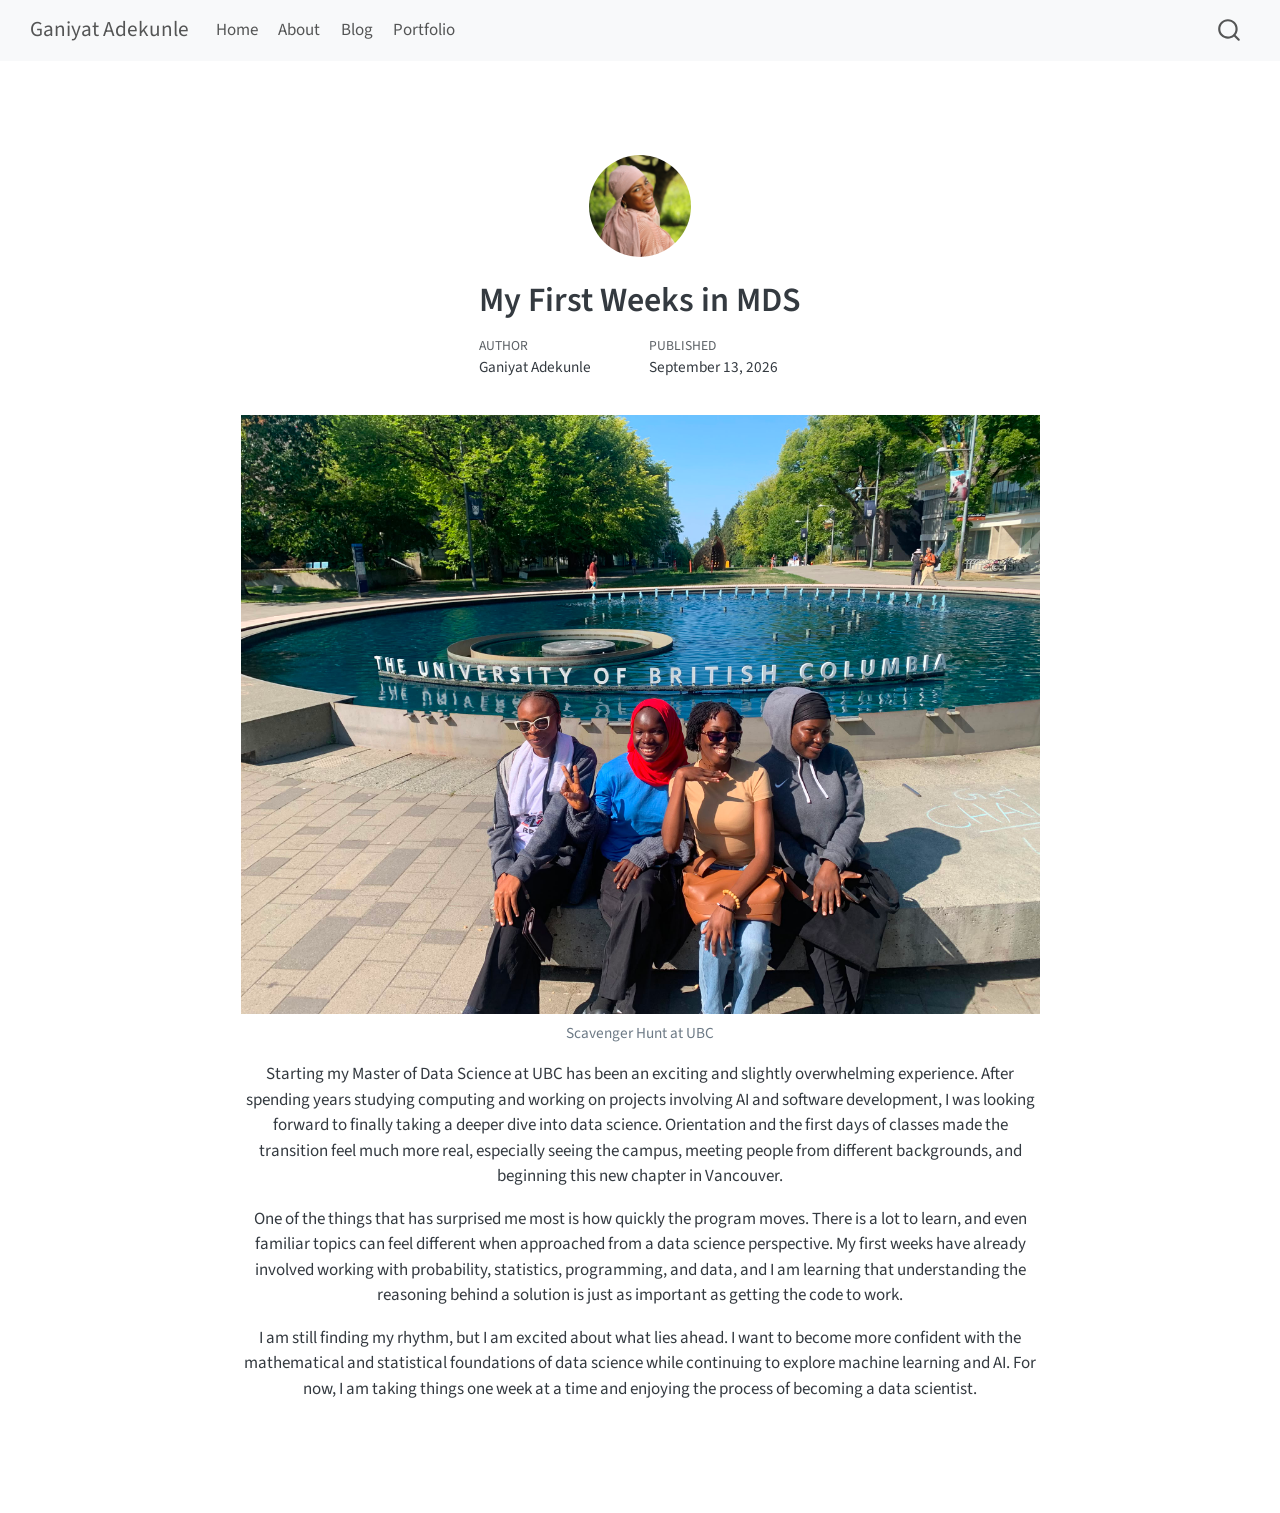
<file: docs/posts/first-weeks/index.html>
<!DOCTYPE html>
<html xmlns="http://www.w3.org/1999/xhtml" lang="en" xml:lang="en"><head>

<meta charset="utf-8">
<meta name="generator" content="quarto-1.10.18">

<meta name="viewport" content="width=device-width, initial-scale=1.0, user-scalable=yes">

<meta name="author" content="Ganiyat Adekunle">
<meta name="dcterms.date" content="2026-09-13">

<title>My First Weeks in MDS – Ganiyat Adekunle</title>
<style>
/* Default styles provided by pandoc.
** See https://pandoc.org/MANUAL.html#variables-for-html for config info.
*/
span.smallcaps{font-variant: small-caps;}
div.columns{display: flex; gap: 1.5em;}
div.column{flex: auto;}
@media screen {
div.columns{gap: min(4vw, 1.5em);}
div.column{overflow-x: auto;}
}
div.hanging-indent{margin-left: 1.5em; text-indent: -1.5em;}
ul.task-list{list-style: none;}
ul.task-list li input[type="checkbox"] {
  width: 0.8em;
  margin: 0 0.8em 0.2em -1em; /* quarto-specific, see https://github.com/quarto-dev/quarto-cli/issues/4556 */ 
  vertical-align: middle;
}
</style>


<script src="../../site_libs/quarto-nav/quarto-nav.js"></script>
<script src="../../site_libs/quarto-nav/headroom.min.js"></script>
<script src="../../site_libs/clipboard/clipboard.min.js"></script>
<script src="../../site_libs/quarto-search/autocomplete.umd.js"></script>
<script src="../../site_libs/quarto-search/fuse.min.js"></script>
<script src="../../site_libs/quarto-search/quarto-search.js"></script>
<meta name="quarto:offset" content="../../">
<script src="../../site_libs/quarto-html/quarto.js" type="module"></script>
<script src="../../site_libs/quarto-html/tabsets/tabsets.js" type="module"></script>
<script src="../../site_libs/quarto-html/popper.min.js"></script>
<script src="../../site_libs/quarto-html/tippy.umd.min.js"></script>
<link href="../../site_libs/quarto-html/tippy.css" rel="stylesheet">
<link href="../../site_libs/quarto-html/quarto-syntax-highlighting-64a204ab8560d761af7679ceaba22944.css" rel="stylesheet" id="quarto-text-highlighting-styles">
<script src="../../site_libs/bootstrap/bootstrap.min.js"></script>
<link href="../../site_libs/bootstrap/bootstrap-icons.css" rel="stylesheet">
<link href="../../site_libs/bootstrap/bootstrap-172ba59bd5e0b52282274ba0c0cc16fc.min.css" rel="stylesheet" append-hash="true" id="quarto-bootstrap" data-mode="light">
<script id="quarto-search-options" type="application/json">{
  "location": "navbar",
  "copy-button": false,
  "collapse-after": 3,
  "panel-placement": "end",
  "type": "overlay",
  "limit": 50,
  "keyboard-shortcut": [
    "f",
    "/",
    "s"
  ],
  "show-item-context": false,
  "language": {
    "search-no-results-text": "No results",
    "search-matching-documents-text": "matching documents",
    "search-copy-link-title": "Copy link to search",
    "search-hide-matches-text": "Hide additional matches",
    "search-more-match-text": "more match in this document",
    "search-more-matches-text": "more matches in this document",
    "search-clear-button-title": "Clear",
    "search-text-placeholder": "",
    "search-detached-cancel-button-title": "Cancel",
    "search-submit-button-title": "Submit",
    "search-label": "Search"
  }
}</script>


<link rel="stylesheet" href="../../styles.css">
</head>

<body class="nav-fixed fullcontent quarto-light">

<div id="quarto-search-results"></div>
  <header id="quarto-header" class="headroom fixed-top">
    <nav class="navbar navbar-expand-lg " data-bs-theme="dark">
      <div class="navbar-container container-fluid">
      <div class="navbar-brand-container mx-auto">
    <a class="navbar-brand" href="../../index.html">
    <span class="navbar-title">Ganiyat Adekunle</span>
    </a>
  </div>
            <div id="quarto-search" class="" title="Search"></div>
          <button class="navbar-toggler" type="button" data-bs-toggle="collapse" data-bs-target="#navbarCollapse" aria-controls="navbarCollapse" role="menu" aria-expanded="false" aria-label="Toggle navigation" onclick="if (window.quartoToggleHeadroom) { window.quartoToggleHeadroom(); }">
  <span class="navbar-toggler-icon"></span>
</button>
          <div class="collapse navbar-collapse" id="navbarCollapse">
            <ul class="navbar-nav navbar-nav-scroll me-auto">
  <li class="nav-item">
    <a class="nav-link" href="../../index.html"> 
<span class="menu-text">Home</span></a>
  </li>  
  <li class="nav-item">
    <a class="nav-link" href="../../about.html"> 
<span class="menu-text">About</span></a>
  </li>  
  <li class="nav-item">
    <a class="nav-link" href="../../blog.html"> 
<span class="menu-text">Blog</span></a>
  </li>  
  <li class="nav-item">
    <a class="nav-link" href="../../portfolio.html"> 
<span class="menu-text">Portfolio</span></a>
  </li>  
</ul>
          </div> <!-- /navcollapse -->
            <div class="quarto-navbar-tools">
</div>
      </div> <!-- /container-fluid -->
    </nav>
</header>
<!-- content -->
<div id="quarto-content" class="quarto-container page-columns page-rows-contents page-layout-article page-navbar">
<!-- sidebar -->
<!-- margin-sidebar -->
    
<!-- main -->
<div class="quarto-about-jolla">
  <img src="../../images/profile.jpg" class="about-image
  round " style="height: 6em; width: 6em;">
 <header id="title-block-header" class="quarto-title-block default">
<div class="quarto-title">
<h1 class="title">My First Weeks in MDS</h1>
</div>
<div class="quarto-title-meta">
    <div>
    <div class="quarto-title-meta-heading">Author</div>
    <div class="quarto-title-meta-contents">
             <p>Ganiyat Adekunle </p>
          </div>
  </div>
    <div>
    <div class="quarto-title-meta-heading">Published</div>
    <div class="quarto-title-meta-contents">
      <p class="date">September 13, 2026</p>
    </div>
  </div>
  </div>
</header><main class="content" id="quarto-document-content">
<div class="quarto-figure quarto-figure-center">
<figure class="figure">
<p><img src="orientation1.jpeg" class="img-fluid figure-img"></p>
<figcaption>Scavenger Hunt at UBC</figcaption>
</figure>
</div>
<p>Starting my Master of Data Science at UBC has been an exciting and slightly overwhelming experience. After spending years studying computing and working on projects involving AI and software development, I was looking forward to finally taking a deeper dive into data science. Orientation and the first days of classes made the transition feel much more real, especially seeing the campus, meeting people from different backgrounds, and beginning this new chapter in Vancouver.</p>
<p>One of the things that has surprised me most is how quickly the program moves. There is a lot to learn, and even familiar topics can feel different when approached from a data science perspective. My first weeks have already involved working with probability, statistics, programming, and data, and I am learning that understanding the reasoning behind a solution is just as important as getting the code to work.</p>
<p>I am still finding my rhythm, but I am excited about what lies ahead. I want to become more confident with the mathematical and statistical foundations of data science while continuing to explore machine learning and AI. For now, I am taking things one week at a time and enjoying the process of becoming a data scientist.</p>


</main>  
</div>
 <!-- /main -->
<script id="quarto-html-after-body" type="application/javascript">
  window.document.addEventListener("DOMContentLoaded", function (event) {
    const isCodeAnnotation = (el) => {
      for (const clz of el.classList) {
        if (clz.startsWith('code-annotation-')) {                     
          return true;
        }
      }
      return false;
    }
    const onCopySuccess = function(e) {
      // button target
      const button = e.trigger;
      // don't keep focus
      button.blur();
      // flash "checked"
      button.classList.add('code-copy-button-checked');
      var currentTitle = button.getAttribute("title");
      button.setAttribute("title", "Copied!");
      let tooltip;
      if (window.bootstrap) {
        button.setAttribute("data-bs-toggle", "tooltip");
        button.setAttribute("data-bs-placement", "left");
        button.setAttribute("data-bs-title", "Copied!");
        tooltip = new bootstrap.Tooltip(button, 
          { trigger: "manual", 
            customClass: "code-copy-button-tooltip",
            offset: [0, -8]});
        tooltip.show();    
      }
      setTimeout(function() {
        if (tooltip) {
          tooltip.hide();
          button.removeAttribute("data-bs-title");
          button.removeAttribute("data-bs-toggle");
          button.removeAttribute("data-bs-placement");
        }
        button.setAttribute("title", currentTitle);
        button.classList.remove('code-copy-button-checked');
      }, 1000);
      // clear code selection
      e.clearSelection();
    }
    const getTextToCopy = function(trigger) {
      const outerScaffold = trigger.parentElement.cloneNode(true);
      const codeEl = outerScaffold.querySelector('code');
      for (const childEl of codeEl.children) {
        if (isCodeAnnotation(childEl)) {
          childEl.remove();
        }
      }
      return codeEl.innerText;
    }
    const clipboard = new window.ClipboardJS('.code-copy-button:not([data-in-quarto-modal])', {
      text: getTextToCopy
    });
    clipboard.on('success', onCopySuccess);
    if (window.document.getElementById('quarto-embedded-source-code-modal')) {
      const clipboardModal = new window.ClipboardJS('.code-copy-button[data-in-quarto-modal]', {
        text: getTextToCopy,
        container: window.document.getElementById('quarto-embedded-source-code-modal')
      });
      clipboardModal.on('success', onCopySuccess);
    }
      var localhostRegex = new RegExp(/^(?:http|https):\/\/localhost\:?[0-9]*\//);
      var mailtoRegex = new RegExp(/^mailto:/);
        var filterRegex = new RegExp('/' + window.location.host + '/');
      var isInternal = (href) => {
          return filterRegex.test(href) || localhostRegex.test(href) || mailtoRegex.test(href);
      }
      // Inspect non-navigation links and adorn them if external
     var links = window.document.querySelectorAll('a[href]:not(.nav-link):not(.navbar-brand):not(.toc-action):not(.sidebar-link):not(.sidebar-item-toggle):not(.pagination-link):not(.no-external):not([aria-hidden]):not(.dropdown-item):not(.quarto-navigation-tool):not(.about-link)');
      for (var i=0; i<links.length; i++) {
        const link = links[i];
        if (!isInternal(link.href)) {
          // undo the damage that might have been done by quarto-nav.js in the case of
          // links that we want to consider external
          if (link.dataset.originalHref !== undefined) {
            link.href = link.dataset.originalHref;
          }
        }
      }
    function tippyHover(el, contentFn, onTriggerFn, onUntriggerFn) {
      const config = {
        allowHTML: true,
        maxWidth: 500,
        delay: 100,
        arrow: false,
        appendTo: function(el) {
            return el.parentElement;
        },
        interactive: true,
        interactiveBorder: 10,
        theme: 'quarto',
        placement: 'bottom-start',
      };
      if (contentFn) {
        config.content = contentFn;
      }
      if (onTriggerFn) {
        config.onTrigger = onTriggerFn;
      }
      if (onUntriggerFn) {
        config.onUntrigger = onUntriggerFn;
      }
      window.tippy(el, config); 
    }
    const noterefs = window.document.querySelectorAll('a[role="doc-noteref"]');
    for (var i=0; i<noterefs.length; i++) {
      const ref = noterefs[i];
      tippyHover(ref, function() {
        // use id or data attribute instead here
        let href = ref.getAttribute('data-footnote-href') || ref.getAttribute('href');
        try { href = new URL(href).hash; } catch {}
        const id = href.replace(/^#\/?/, "");
        const note = window.document.getElementById(id);
        if (note) {
          return note.innerHTML;
        } else {
          return "";
        }
      });
    }
    const xrefs = window.document.querySelectorAll('a.quarto-xref');
    const processXRef = (id, note) => {
      // Strip column container classes
      const stripColumnClz = (el) => {
        el.classList.remove("page-full", "page-columns");
        if (el.children) {
          for (const child of el.children) {
            stripColumnClz(child);
          }
        }
      }
      stripColumnClz(note)
      if (id === null || id.startsWith('sec-')) {
        // Special case sections, only their first couple elements
        const container = document.createElement("div");
        if (note.children && note.children.length > 2) {
          container.appendChild(note.children[0].cloneNode(true));
          for (let i = 1; i < note.children.length; i++) {
            const child = note.children[i];
            if (child.tagName === "P" && child.innerText === "") {
              continue;
            } else {
              container.appendChild(child.cloneNode(true));
              break;
            }
          }
          if (window.Quarto?.typesetMath) {
            window.Quarto.typesetMath(container);
          }
          return container.innerHTML
        } else {
          if (window.Quarto?.typesetMath) {
            window.Quarto.typesetMath(note);
          }
          return note.innerHTML;
        }
      } else {
        // Remove any anchor links if they are present
        const anchorLink = note.querySelector('a.anchorjs-link');
        if (anchorLink) {
          anchorLink.remove();
        }
        if (window.Quarto?.typesetMath) {
          window.Quarto.typesetMath(note);
        }
        if (note.classList.contains("callout")) {
          return note.outerHTML;
        } else {
          return note.innerHTML;
        }
      }
    }
    for (var i=0; i<xrefs.length; i++) {
      const xref = xrefs[i];
      tippyHover(xref, undefined, function(instance) {
        instance.disable();
        let url = xref.getAttribute('href');
        let hash = undefined; 
        if (url.startsWith('#')) {
          hash = url;
        } else {
          try { hash = new URL(url).hash; } catch {}
        }
        if (hash) {
          const id = hash.replace(/^#\/?/, "");
          const note = window.document.getElementById(id);
          if (note !== null) {
            try {
              const html = processXRef(id, note.cloneNode(true));
              instance.setContent(html);
            } finally {
              instance.enable();
              instance.show();
            }
          } else {
            // See if we can fetch this
            fetch(url.split('#')[0])
            .then(res => res.text())
            .then(html => {
              const parser = new DOMParser();
              const htmlDoc = parser.parseFromString(html, "text/html");
              const note = htmlDoc.getElementById(id);
              if (note !== null) {
                const html = processXRef(id, note);
                instance.setContent(html);
              } 
            }).finally(() => {
              instance.enable();
              instance.show();
            });
          }
        } else {
          // See if we can fetch a full url (with no hash to target)
          // This is a special case and we should probably do some content thinning / targeting
          fetch(url)
          .then(res => res.text())
          .then(html => {
            const parser = new DOMParser();
            const htmlDoc = parser.parseFromString(html, "text/html");
            const note = htmlDoc.querySelector('main.content');
            if (note !== null) {
              // This should only happen for chapter cross references
              // (since there is no id in the URL)
              // remove the first header
              if (note.children.length > 0 && note.children[0].tagName === "HEADER") {
                note.children[0].remove();
              }
              const html = processXRef(null, note);
              instance.setContent(html);
            } 
          }).finally(() => {
            instance.enable();
            instance.show();
          });
        }
      }, function(instance) {
      });
    }
        let selectedAnnoteEl;
        const selectorForAnnotation = ( cell, annotation) => {
          let cellAttr = 'data-code-cell="' + cell + '"';
          let lineAttr = 'data-code-annotation="' +  annotation + '"';
          const selector = 'span[' + cellAttr + '][' + lineAttr + ']';
          return selector;
        }
        const selectCodeLines = (annoteEl) => {
          const doc = window.document;
          const targetCell = annoteEl.getAttribute("data-target-cell");
          const targetAnnotation = annoteEl.getAttribute("data-target-annotation");
          const annoteSpan = window.document.querySelector(selectorForAnnotation(targetCell, targetAnnotation));
          const lines = annoteSpan.getAttribute("data-code-lines").split(",");
          const lineIds = lines.map((line) => {
            return targetCell + "-" + line;
          })
          let top = null;
          let height = null;
          let parent = null;
          if (lineIds.length > 0) {
              //compute the position of the single el (top and bottom and make a div)
              const el = window.document.getElementById(lineIds[0]);
              top = el.offsetTop;
              height = el.offsetHeight;
              parent = el.parentElement.parentElement;
            if (lineIds.length > 1) {
              const lastEl = window.document.getElementById(lineIds[lineIds.length - 1]);
              const bottom = lastEl.offsetTop + lastEl.offsetHeight;
              height = bottom - top;
            }
            if (top !== null && height !== null && parent !== null) {
              // cook up a div (if necessary) and position it 
              let div = window.document.getElementById("code-annotation-line-highlight");
              if (div === null) {
                div = window.document.createElement("div");
                div.setAttribute("id", "code-annotation-line-highlight");
                div.style.position = 'absolute';
                parent.appendChild(div);
              }
              div.style.top = top - 2 + "px";
              div.style.height = height + 4 + "px";
              div.style.left = 0;
              let gutterDiv = window.document.getElementById("code-annotation-line-highlight-gutter");
              if (gutterDiv === null) {
                gutterDiv = window.document.createElement("div");
                gutterDiv.setAttribute("id", "code-annotation-line-highlight-gutter");
                gutterDiv.style.position = 'absolute';
                const codeCell = window.document.getElementById(targetCell);
                const gutter = codeCell.querySelector('.code-annotation-gutter');
                gutter.appendChild(gutterDiv);
              }
              gutterDiv.style.top = top - 2 + "px";
              gutterDiv.style.height = height + 4 + "px";
            }
            selectedAnnoteEl = annoteEl;
          }
        };
        const unselectCodeLines = () => {
          const elementsIds = ["code-annotation-line-highlight", "code-annotation-line-highlight-gutter"];
          elementsIds.forEach((elId) => {
            const div = window.document.getElementById(elId);
            if (div) {
              div.remove();
            }
          });
          selectedAnnoteEl = undefined;
        };
          // Handle positioning of the toggle
      window.addEventListener(
        "resize",
        throttle(() => {
          elRect = undefined;
          if (selectedAnnoteEl) {
            selectCodeLines(selectedAnnoteEl);
          }
        }, 10)
      );
      function throttle(fn, ms) {
      let throttle = false;
      let timer;
        return (...args) => {
          if(!throttle) { // first call gets through
              fn.apply(this, args);
              throttle = true;
          } else { // all the others get throttled
              if(timer) clearTimeout(timer); // cancel #2
              timer = setTimeout(() => {
                fn.apply(this, args);
                timer = throttle = false;
              }, ms);
          }
        };
      }
        // Attach click handler to the DT
        const annoteDls = window.document.querySelectorAll('dt[data-target-cell]');
        for (const annoteDlNode of annoteDls) {
          annoteDlNode.addEventListener('click', (event) => {
            const clickedEl = event.target;
            if (clickedEl !== selectedAnnoteEl) {
              unselectCodeLines();
              const activeEl = window.document.querySelector('dt[data-target-cell].code-annotation-active');
              if (activeEl) {
                activeEl.classList.remove('code-annotation-active');
              }
              selectCodeLines(clickedEl);
              clickedEl.classList.add('code-annotation-active');
            } else {
              // Unselect the line
              unselectCodeLines();
              clickedEl.classList.remove('code-annotation-active');
            }
          });
        }
    const findCites = (el) => {
      const parentEl = el.parentElement;
      if (parentEl) {
        const cites = parentEl.dataset.cites;
        if (cites) {
          return {
            el,
            cites: cites.split(' ')
          };
        } else {
          return findCites(el.parentElement)
        }
      } else {
        return undefined;
      }
    };
    var bibliorefs = window.document.querySelectorAll('a[role="doc-biblioref"]');
    for (var i=0; i<bibliorefs.length; i++) {
      const ref = bibliorefs[i];
      const citeInfo = findCites(ref);
      if (citeInfo) {
        tippyHover(citeInfo.el, function() {
          var popup = window.document.createElement('div');
          citeInfo.cites.forEach(function(cite) {
            var citeDiv = window.document.createElement('div');
            citeDiv.classList.add('hanging-indent');
            citeDiv.classList.add('csl-entry');
            var biblioDiv = window.document.getElementById('ref-' + cite);
            if (biblioDiv) {
              citeDiv.innerHTML = biblioDiv.innerHTML;
            }
            popup.appendChild(citeDiv);
          });
          return popup.innerHTML;
        });
      }
    }
  });
  </script>
</div> <!-- /content -->




</body></html>
</file>
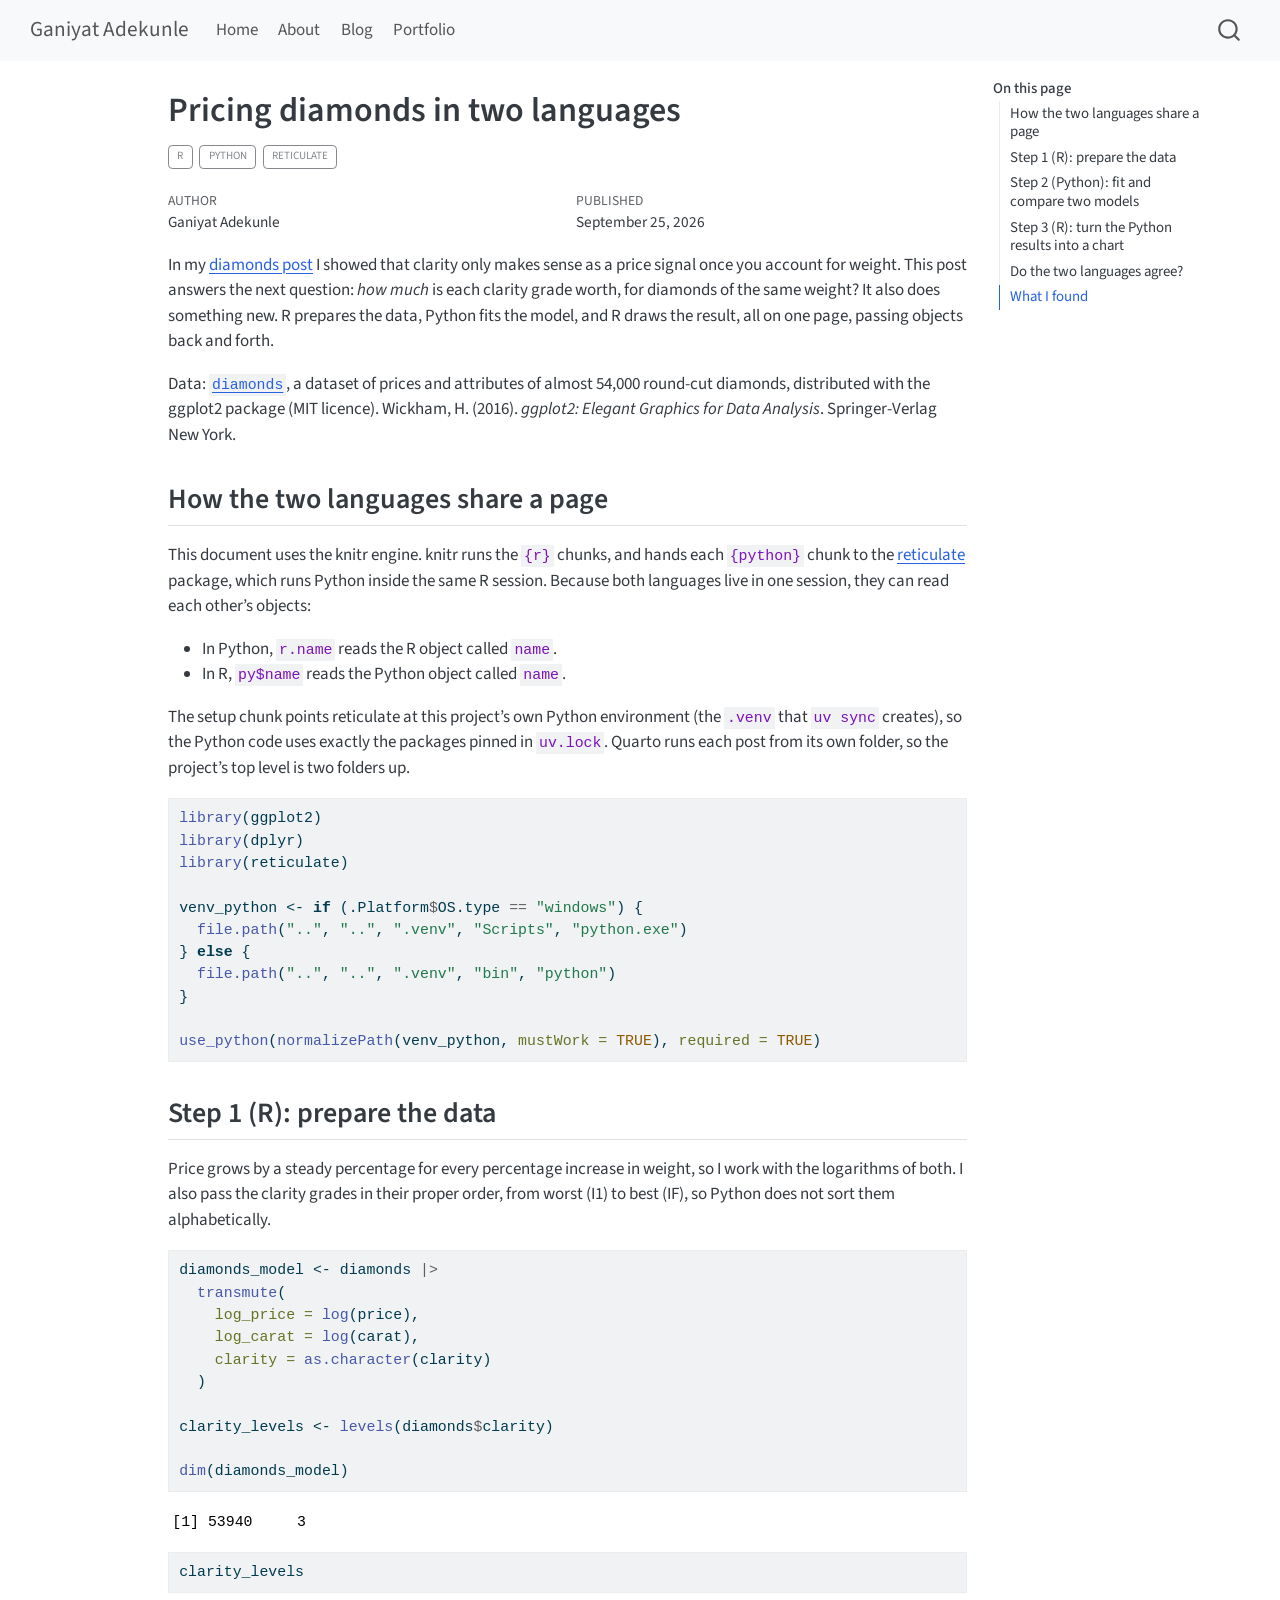
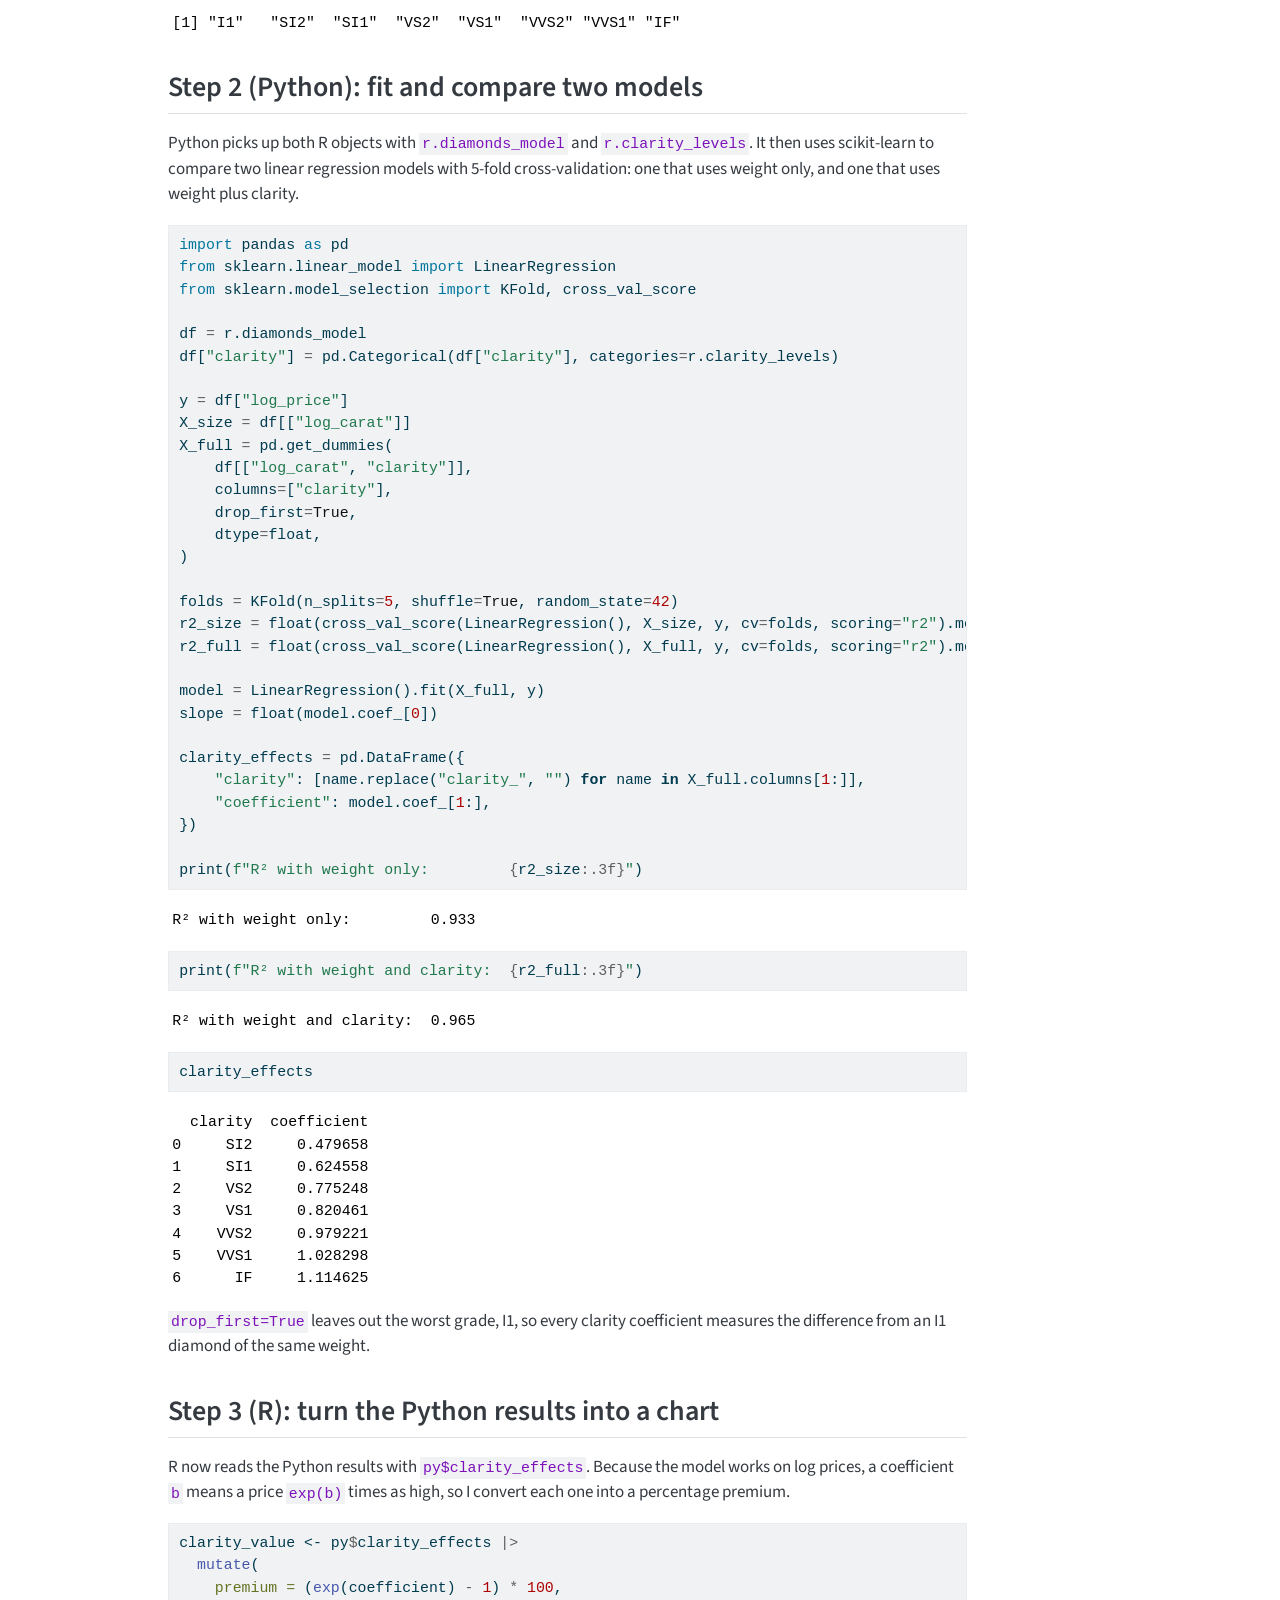
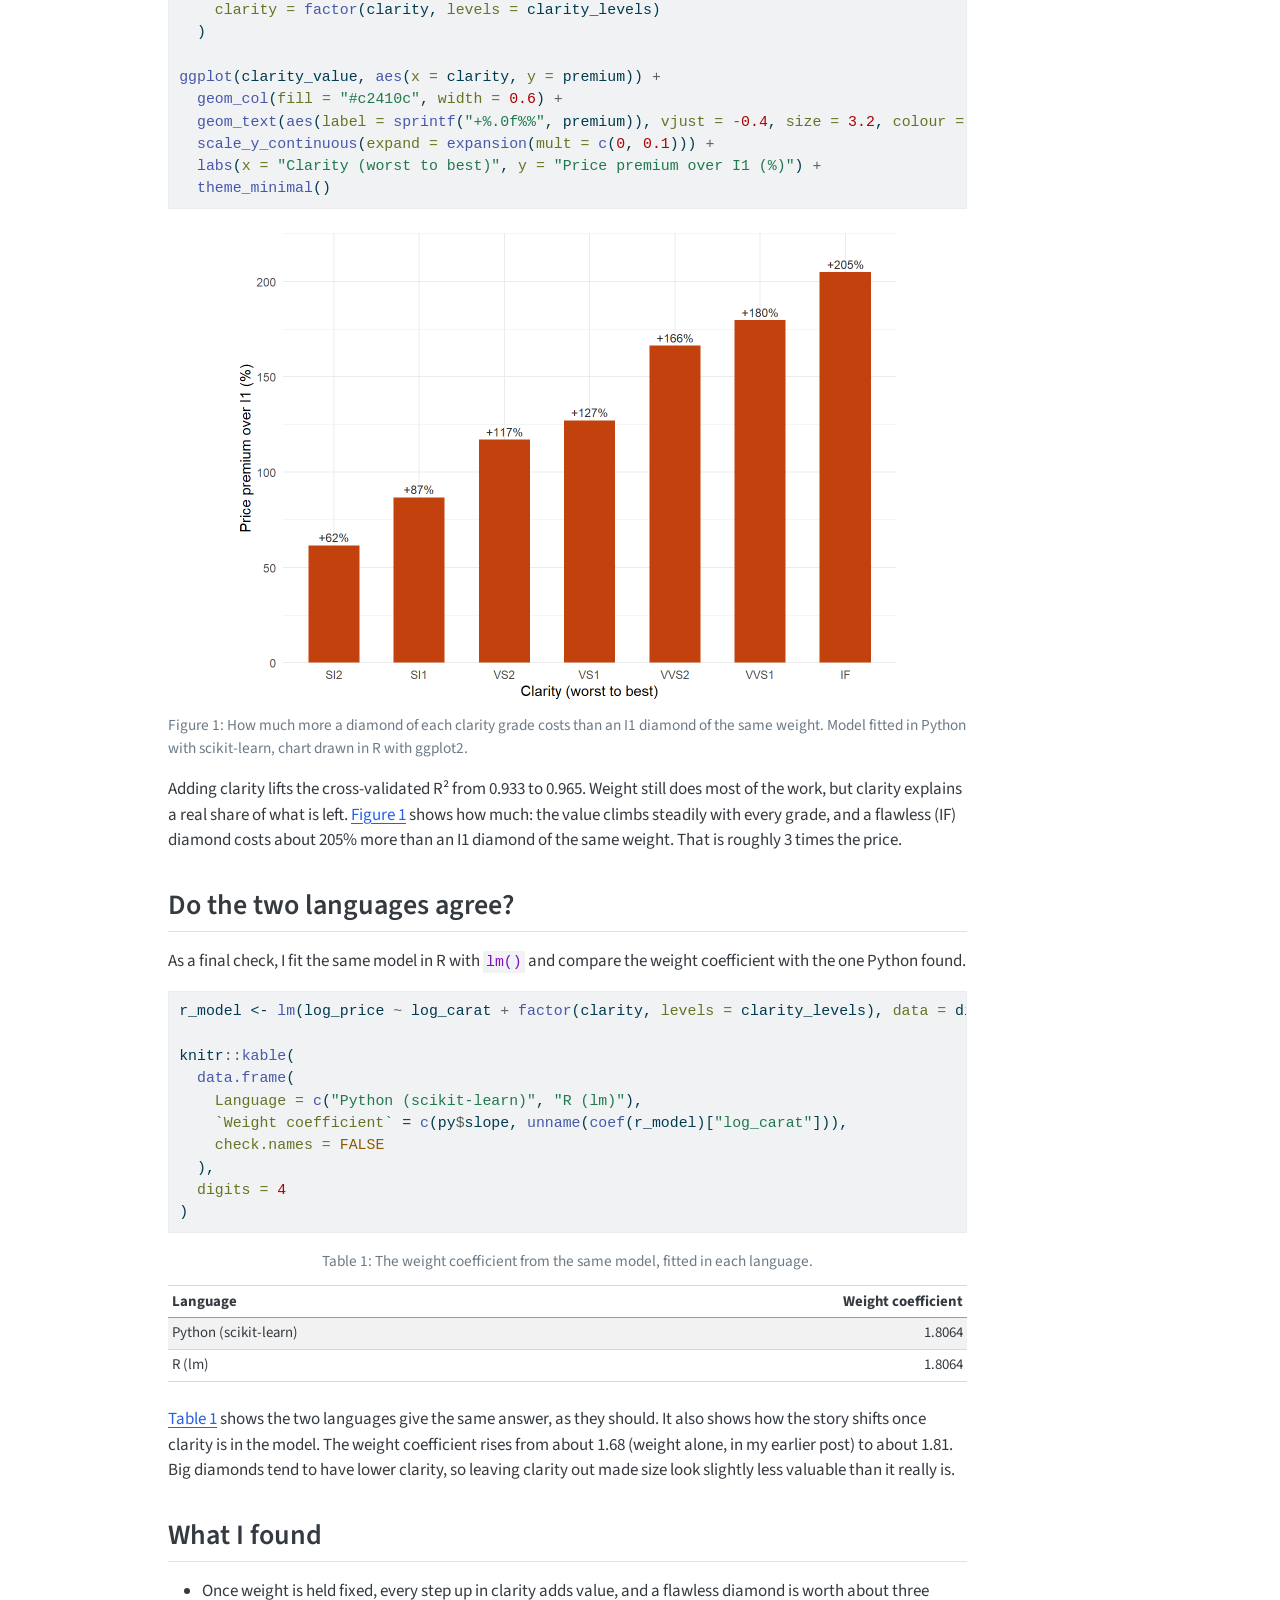
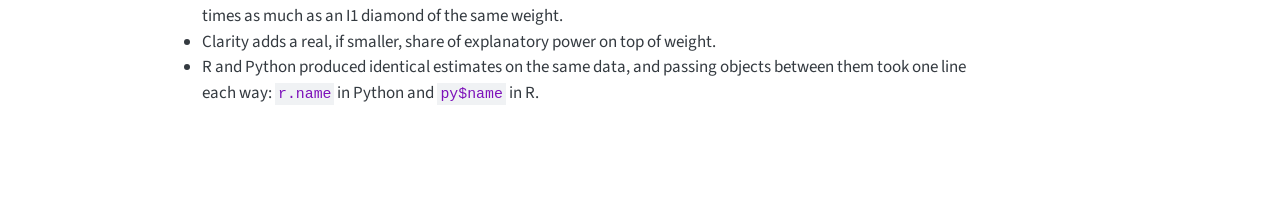
<file: docs/posts/r-meets-python/index.html>
<!DOCTYPE html>
<html xmlns="http://www.w3.org/1999/xhtml" lang="en" xml:lang="en"><head>

<meta charset="utf-8">
<meta name="generator" content="quarto-1.10.18">

<meta name="viewport" content="width=device-width, initial-scale=1.0, user-scalable=yes">

<meta name="author" content="Ganiyat Adekunle">
<meta name="dcterms.date" content="2026-09-25">

<title>Pricing diamonds in two languages – Ganiyat Adekunle</title>
<style>
/* Default styles provided by pandoc.
** See https://pandoc.org/MANUAL.html#variables-for-html for config info.
*/
span.smallcaps{font-variant: small-caps;}
div.columns{display: flex; gap: 1.5em;}
div.column{flex: auto;}
@media screen {
div.columns{gap: min(4vw, 1.5em);}
div.column{overflow-x: auto;}
}
div.hanging-indent{margin-left: 1.5em; text-indent: -1.5em;}
ul.task-list{list-style: none;}
ul.task-list li input[type="checkbox"] {
  width: 0.8em;
  margin: 0 0.8em 0.2em -1em; /* quarto-specific, see https://github.com/quarto-dev/quarto-cli/issues/4556 */ 
  vertical-align: middle;
}
/* CSS for syntax highlighting */
html { -webkit-text-size-adjust: 100%; }
pre > code.sourceCode { white-space: pre; position: relative; }
pre > code.sourceCode > span { display: inline-block; line-height: 1.25; }
pre > code.sourceCode > span:empty { height: 1.2em; }
.sourceCode { overflow: visible; }
code.sourceCode > span { color: inherit; text-decoration: inherit; }
div.sourceCode { margin: 1em 0; }
pre.sourceCode { margin: 0; }
@media screen {
div.sourceCode { overflow: auto; }
}
@media print {
pre > code.sourceCode { white-space: pre-wrap; }
pre > code.sourceCode > span { text-indent: -5em; padding-left: 5em; }
}
pre.numberSource code
  { counter-reset: source-line 0; }
pre.numberSource code > span
  { position: relative; left: -4em; counter-increment: source-line; }
pre.numberSource code > span > a:first-child::before
  { content: counter(source-line);
    position: relative; left: -1em; text-align: right; vertical-align: baseline;
    border: none; display: inline-block;
    -webkit-touch-callout: none; -webkit-user-select: none;
    -khtml-user-select: none; -moz-user-select: none;
    -ms-user-select: none; user-select: none;
    padding: 0 4px; width: 4em;
  }
pre.numberSource { margin-left: 3em;  padding-left: 4px; }
div.sourceCode
  {   }
@media screen {
pre > code.sourceCode > span > a:first-child::before { text-decoration: underline; }
}
</style>


<script src="../../site_libs/quarto-nav/quarto-nav.js"></script>
<script src="../../site_libs/quarto-nav/headroom.min.js"></script>
<script src="../../site_libs/clipboard/clipboard.min.js"></script>
<script src="../../site_libs/quarto-search/autocomplete.umd.js"></script>
<script src="../../site_libs/quarto-search/fuse.min.js"></script>
<script src="../../site_libs/quarto-search/quarto-search.js"></script>
<meta name="quarto:offset" content="../../">
<script src="../../site_libs/quarto-html/quarto.js" type="module"></script>
<script src="../../site_libs/quarto-html/tabsets/tabsets.js" type="module"></script>
<script src="../../site_libs/quarto-html/popper.min.js"></script>
<script src="../../site_libs/quarto-html/tippy.umd.min.js"></script>
<script src="../../site_libs/quarto-html/anchor.min.js"></script>
<link href="../../site_libs/quarto-html/tippy.css" rel="stylesheet">
<link href="../../site_libs/quarto-html/quarto-syntax-highlighting-64a204ab8560d761af7679ceaba22944.css" rel="stylesheet" id="quarto-text-highlighting-styles">
<script src="../../site_libs/bootstrap/bootstrap.min.js"></script>
<link href="../../site_libs/bootstrap/bootstrap-icons.css" rel="stylesheet">
<link href="../../site_libs/bootstrap/bootstrap-172ba59bd5e0b52282274ba0c0cc16fc.min.css" rel="stylesheet" append-hash="true" id="quarto-bootstrap" data-mode="light">
<script id="quarto-search-options" type="application/json">{
  "location": "navbar",
  "copy-button": false,
  "collapse-after": 3,
  "panel-placement": "end",
  "type": "overlay",
  "limit": 50,
  "keyboard-shortcut": [
    "f",
    "/",
    "s"
  ],
  "show-item-context": false,
  "language": {
    "search-no-results-text": "No results",
    "search-matching-documents-text": "matching documents",
    "search-copy-link-title": "Copy link to search",
    "search-hide-matches-text": "Hide additional matches",
    "search-more-match-text": "more match in this document",
    "search-more-matches-text": "more matches in this document",
    "search-clear-button-title": "Clear",
    "search-text-placeholder": "",
    "search-detached-cancel-button-title": "Cancel",
    "search-submit-button-title": "Submit",
    "search-label": "Search"
  }
}</script>


<link rel="stylesheet" href="../../styles.css">
</head>

<body class="nav-fixed quarto-light">

<div id="quarto-search-results"></div>
  <header id="quarto-header" class="headroom fixed-top">
    <nav class="navbar navbar-expand-lg " data-bs-theme="dark">
      <div class="navbar-container container-fluid">
      <div class="navbar-brand-container mx-auto">
    <a class="navbar-brand" href="../../index.html">
    <span class="navbar-title">Ganiyat Adekunle</span>
    </a>
  </div>
            <div id="quarto-search" class="" title="Search"></div>
          <button class="navbar-toggler" type="button" data-bs-toggle="collapse" data-bs-target="#navbarCollapse" aria-controls="navbarCollapse" role="menu" aria-expanded="false" aria-label="Toggle navigation" onclick="if (window.quartoToggleHeadroom) { window.quartoToggleHeadroom(); }">
  <span class="navbar-toggler-icon"></span>
</button>
          <div class="collapse navbar-collapse" id="navbarCollapse">
            <ul class="navbar-nav navbar-nav-scroll me-auto">
  <li class="nav-item">
    <a class="nav-link" href="../../index.html"> 
<span class="menu-text">Home</span></a>
  </li>  
  <li class="nav-item">
    <a class="nav-link" href="../../about.html"> 
<span class="menu-text">About</span></a>
  </li>  
  <li class="nav-item">
    <a class="nav-link" href="../../blog.html"> 
<span class="menu-text">Blog</span></a>
  </li>  
  <li class="nav-item">
    <a class="nav-link" href="../../portfolio.html"> 
<span class="menu-text">Portfolio</span></a>
  </li>  
</ul>
          </div> <!-- /navcollapse -->
            <div class="quarto-navbar-tools">
</div>
      </div> <!-- /container-fluid -->
    </nav>
</header>
<!-- content -->
<div id="quarto-content" class="quarto-container page-columns page-rows-contents page-layout-article page-navbar">
<!-- sidebar -->
<!-- margin-sidebar -->
    <div id="quarto-margin-sidebar" class="sidebar margin-sidebar">
        <nav id="TOC" role="doc-toc" class="toc-active">
    <h2 id="toc-title">On this page</h2>
   
  <ul>
  <li><a href="#how-the-two-languages-share-a-page" id="toc-how-the-two-languages-share-a-page" class="nav-link active" data-scroll-target="#how-the-two-languages-share-a-page">How the two languages share a page</a></li>
  <li><a href="#step-1-r-prepare-the-data" id="toc-step-1-r-prepare-the-data" class="nav-link" data-scroll-target="#step-1-r-prepare-the-data">Step 1 (R): prepare the data</a></li>
  <li><a href="#step-2-python-fit-and-compare-two-models" id="toc-step-2-python-fit-and-compare-two-models" class="nav-link" data-scroll-target="#step-2-python-fit-and-compare-two-models">Step 2 (Python): fit and compare two models</a></li>
  <li><a href="#step-3-r-turn-the-python-results-into-a-chart" id="toc-step-3-r-turn-the-python-results-into-a-chart" class="nav-link" data-scroll-target="#step-3-r-turn-the-python-results-into-a-chart">Step 3 (R): turn the Python results into a chart</a></li>
  <li><a href="#do-the-two-languages-agree" id="toc-do-the-two-languages-agree" class="nav-link" data-scroll-target="#do-the-two-languages-agree">Do the two languages agree?</a></li>
  <li><a href="#what-i-found" id="toc-what-i-found" class="nav-link" data-scroll-target="#what-i-found">What I found</a></li>
  </ul>
</nav>
    </div>
<!-- main -->
<main class="content" id="quarto-document-content">

<header id="title-block-header" class="quarto-title-block default">
<div class="quarto-title">
<h1 class="title">Pricing diamonds in two languages</h1>
  <div class="quarto-categories">
    <div class="quarto-category">r</div>
    <div class="quarto-category">python</div>
    <div class="quarto-category">reticulate</div>
  </div>
  </div>



<div class="quarto-title-meta">

    <div>
    <div class="quarto-title-meta-heading">Author</div>
    <div class="quarto-title-meta-contents">
             <p>Ganiyat Adekunle </p>
          </div>
  </div>
    
    <div>
    <div class="quarto-title-meta-heading">Published</div>
    <div class="quarto-title-meta-contents">
      <p class="date">September 25, 2026</p>
    </div>
  </div>
  
    
  </div>
  


</header>


<p>In my <a href="../../posts/diamond-price-paradox/index.html">diamonds post</a> I showed that clarity only makes sense as a price signal once you account for weight. This post answers the next question: <em>how much</em> is each clarity grade worth, for diamonds of the same weight? It also does something new. R prepares the data, Python fits the model, and R draws the result, all on one page, passing objects back and forth.</p>
<p>Data: <a href="https://ggplot2.tidyverse.org/reference/diamonds.html"><code>diamonds</code></a>, a dataset of prices and attributes of almost 54,000 round-cut diamonds, distributed with the ggplot2 package (MIT licence). Wickham, H. (2016). <em>ggplot2: Elegant Graphics for Data Analysis</em>. Springer-Verlag New York.</p>
<section id="how-the-two-languages-share-a-page" class="level2">
<h2 class="anchored" data-anchor-id="how-the-two-languages-share-a-page">How the two languages share a page</h2>
<p>This document uses the knitr engine. knitr runs the <code>{r}</code> chunks, and hands each <code>{python}</code> chunk to the <a href="https://rstudio.github.io/reticulate/">reticulate</a> package, which runs Python inside the same R session. Because both languages live in one session, they can read each other’s objects:</p>
<ul>
<li>In Python, <code>r.name</code> reads the R object called <code>name</code>.</li>
<li>In R, <code>py$name</code> reads the Python object called <code>name</code>.</li>
</ul>
<p>The setup chunk points reticulate at this project’s own Python environment (the <code>.venv</code> that <code>uv sync</code> creates), so the Python code uses exactly the packages pinned in <code>uv.lock</code>. Quarto runs each post from its own folder, so the project’s top level is two folders up.</p>
<div class="cell">
<div class="code-copy-outer-scaffold"><div class="sourceCode cell-code" id="cb1"><pre class="sourceCode r code-with-copy"><code class="sourceCode r"><span id="cb1-1"><a href="#cb1-1" aria-hidden="true" tabindex="-1"></a><span class="fu">library</span>(ggplot2)</span>
<span id="cb1-2"><a href="#cb1-2" aria-hidden="true" tabindex="-1"></a><span class="fu">library</span>(dplyr)</span>
<span id="cb1-3"><a href="#cb1-3" aria-hidden="true" tabindex="-1"></a><span class="fu">library</span>(reticulate)</span>
<span id="cb1-4"><a href="#cb1-4" aria-hidden="true" tabindex="-1"></a></span>
<span id="cb1-5"><a href="#cb1-5" aria-hidden="true" tabindex="-1"></a>venv_python <span class="ot">&lt;-</span> <span class="cf">if</span> (.Platform<span class="sc">$</span>OS.type <span class="sc">==</span> <span class="st">"windows"</span>) {</span>
<span id="cb1-6"><a href="#cb1-6" aria-hidden="true" tabindex="-1"></a>  <span class="fu">file.path</span>(<span class="st">".."</span>, <span class="st">".."</span>, <span class="st">".venv"</span>, <span class="st">"Scripts"</span>, <span class="st">"python.exe"</span>)</span>
<span id="cb1-7"><a href="#cb1-7" aria-hidden="true" tabindex="-1"></a>} <span class="cf">else</span> {</span>
<span id="cb1-8"><a href="#cb1-8" aria-hidden="true" tabindex="-1"></a>  <span class="fu">file.path</span>(<span class="st">".."</span>, <span class="st">".."</span>, <span class="st">".venv"</span>, <span class="st">"bin"</span>, <span class="st">"python"</span>)</span>
<span id="cb1-9"><a href="#cb1-9" aria-hidden="true" tabindex="-1"></a>}</span>
<span id="cb1-10"><a href="#cb1-10" aria-hidden="true" tabindex="-1"></a></span>
<span id="cb1-11"><a href="#cb1-11" aria-hidden="true" tabindex="-1"></a><span class="fu">use_python</span>(<span class="fu">normalizePath</span>(venv_python, <span class="at">mustWork =</span> <span class="cn">TRUE</span>), <span class="at">required =</span> <span class="cn">TRUE</span>)</span></code></pre></div><button title="Copy to Clipboard" class="code-copy-button"><i class="bi"></i></button></div>
</div>
</section>
<section id="step-1-r-prepare-the-data" class="level2">
<h2 class="anchored" data-anchor-id="step-1-r-prepare-the-data">Step 1 (R): prepare the data</h2>
<p>Price grows by a steady percentage for every percentage increase in weight, so I work with the logarithms of both. I also pass the clarity grades in their proper order, from worst (I1) to best (IF), so Python does not sort them alphabetically.</p>
<div class="cell">
<div class="code-copy-outer-scaffold"><div class="sourceCode cell-code" id="cb2"><pre class="sourceCode r code-with-copy"><code class="sourceCode r"><span id="cb2-1"><a href="#cb2-1" aria-hidden="true" tabindex="-1"></a>diamonds_model <span class="ot">&lt;-</span> diamonds <span class="sc">|&gt;</span></span>
<span id="cb2-2"><a href="#cb2-2" aria-hidden="true" tabindex="-1"></a>  <span class="fu">transmute</span>(</span>
<span id="cb2-3"><a href="#cb2-3" aria-hidden="true" tabindex="-1"></a>    <span class="at">log_price =</span> <span class="fu">log</span>(price),</span>
<span id="cb2-4"><a href="#cb2-4" aria-hidden="true" tabindex="-1"></a>    <span class="at">log_carat =</span> <span class="fu">log</span>(carat),</span>
<span id="cb2-5"><a href="#cb2-5" aria-hidden="true" tabindex="-1"></a>    <span class="at">clarity =</span> <span class="fu">as.character</span>(clarity)</span>
<span id="cb2-6"><a href="#cb2-6" aria-hidden="true" tabindex="-1"></a>  )</span>
<span id="cb2-7"><a href="#cb2-7" aria-hidden="true" tabindex="-1"></a></span>
<span id="cb2-8"><a href="#cb2-8" aria-hidden="true" tabindex="-1"></a>clarity_levels <span class="ot">&lt;-</span> <span class="fu">levels</span>(diamonds<span class="sc">$</span>clarity)</span>
<span id="cb2-9"><a href="#cb2-9" aria-hidden="true" tabindex="-1"></a></span>
<span id="cb2-10"><a href="#cb2-10" aria-hidden="true" tabindex="-1"></a><span class="fu">dim</span>(diamonds_model)</span></code></pre></div><button title="Copy to Clipboard" class="code-copy-button"><i class="bi"></i></button></div>
<div class="cell-output cell-output-stdout">
<pre><code>[1] 53940     3</code></pre>
</div>
<div class="code-copy-outer-scaffold"><div class="sourceCode cell-code" id="cb4"><pre class="sourceCode r code-with-copy"><code class="sourceCode r"><span id="cb4-1"><a href="#cb4-1" aria-hidden="true" tabindex="-1"></a>clarity_levels</span></code></pre></div><button title="Copy to Clipboard" class="code-copy-button"><i class="bi"></i></button></div>
<div class="cell-output cell-output-stdout">
<pre><code>[1] "I1"   "SI2"  "SI1"  "VS2"  "VS1"  "VVS2" "VVS1" "IF"  </code></pre>
</div>
</div>
</section>
<section id="step-2-python-fit-and-compare-two-models" class="level2">
<h2 class="anchored" data-anchor-id="step-2-python-fit-and-compare-two-models">Step 2 (Python): fit and compare two models</h2>
<p>Python picks up both R objects with <code>r.diamonds_model</code> and <code>r.clarity_levels</code>. It then uses scikit-learn to compare two linear regression models with 5-fold cross-validation: one that uses weight only, and one that uses weight plus clarity.</p>
<div class="cell">
<div class="code-copy-outer-scaffold"><div class="sourceCode cell-code" id="cb6"><pre class="sourceCode python code-with-copy"><code class="sourceCode python"><span id="cb6-1"><a href="#cb6-1" aria-hidden="true" tabindex="-1"></a><span class="im">import</span> pandas <span class="im">as</span> pd</span>
<span id="cb6-2"><a href="#cb6-2" aria-hidden="true" tabindex="-1"></a><span class="im">from</span> sklearn.linear_model <span class="im">import</span> LinearRegression</span>
<span id="cb6-3"><a href="#cb6-3" aria-hidden="true" tabindex="-1"></a><span class="im">from</span> sklearn.model_selection <span class="im">import</span> KFold, cross_val_score</span>
<span id="cb6-4"><a href="#cb6-4" aria-hidden="true" tabindex="-1"></a></span>
<span id="cb6-5"><a href="#cb6-5" aria-hidden="true" tabindex="-1"></a>df <span class="op">=</span> r.diamonds_model</span>
<span id="cb6-6"><a href="#cb6-6" aria-hidden="true" tabindex="-1"></a>df[<span class="st">"clarity"</span>] <span class="op">=</span> pd.Categorical(df[<span class="st">"clarity"</span>], categories<span class="op">=</span>r.clarity_levels)</span>
<span id="cb6-7"><a href="#cb6-7" aria-hidden="true" tabindex="-1"></a></span>
<span id="cb6-8"><a href="#cb6-8" aria-hidden="true" tabindex="-1"></a>y <span class="op">=</span> df[<span class="st">"log_price"</span>]</span>
<span id="cb6-9"><a href="#cb6-9" aria-hidden="true" tabindex="-1"></a>X_size <span class="op">=</span> df[[<span class="st">"log_carat"</span>]]</span>
<span id="cb6-10"><a href="#cb6-10" aria-hidden="true" tabindex="-1"></a>X_full <span class="op">=</span> pd.get_dummies(</span>
<span id="cb6-11"><a href="#cb6-11" aria-hidden="true" tabindex="-1"></a>    df[[<span class="st">"log_carat"</span>, <span class="st">"clarity"</span>]],</span>
<span id="cb6-12"><a href="#cb6-12" aria-hidden="true" tabindex="-1"></a>    columns<span class="op">=</span>[<span class="st">"clarity"</span>],</span>
<span id="cb6-13"><a href="#cb6-13" aria-hidden="true" tabindex="-1"></a>    drop_first<span class="op">=</span><span class="va">True</span>,</span>
<span id="cb6-14"><a href="#cb6-14" aria-hidden="true" tabindex="-1"></a>    dtype<span class="op">=</span><span class="bu">float</span>,</span>
<span id="cb6-15"><a href="#cb6-15" aria-hidden="true" tabindex="-1"></a>)</span>
<span id="cb6-16"><a href="#cb6-16" aria-hidden="true" tabindex="-1"></a></span>
<span id="cb6-17"><a href="#cb6-17" aria-hidden="true" tabindex="-1"></a>folds <span class="op">=</span> KFold(n_splits<span class="op">=</span><span class="dv">5</span>, shuffle<span class="op">=</span><span class="va">True</span>, random_state<span class="op">=</span><span class="dv">42</span>)</span>
<span id="cb6-18"><a href="#cb6-18" aria-hidden="true" tabindex="-1"></a>r2_size <span class="op">=</span> <span class="bu">float</span>(cross_val_score(LinearRegression(), X_size, y, cv<span class="op">=</span>folds, scoring<span class="op">=</span><span class="st">"r2"</span>).mean())</span>
<span id="cb6-19"><a href="#cb6-19" aria-hidden="true" tabindex="-1"></a>r2_full <span class="op">=</span> <span class="bu">float</span>(cross_val_score(LinearRegression(), X_full, y, cv<span class="op">=</span>folds, scoring<span class="op">=</span><span class="st">"r2"</span>).mean())</span>
<span id="cb6-20"><a href="#cb6-20" aria-hidden="true" tabindex="-1"></a></span>
<span id="cb6-21"><a href="#cb6-21" aria-hidden="true" tabindex="-1"></a>model <span class="op">=</span> LinearRegression().fit(X_full, y)</span>
<span id="cb6-22"><a href="#cb6-22" aria-hidden="true" tabindex="-1"></a>slope <span class="op">=</span> <span class="bu">float</span>(model.coef_[<span class="dv">0</span>])</span>
<span id="cb6-23"><a href="#cb6-23" aria-hidden="true" tabindex="-1"></a></span>
<span id="cb6-24"><a href="#cb6-24" aria-hidden="true" tabindex="-1"></a>clarity_effects <span class="op">=</span> pd.DataFrame({</span>
<span id="cb6-25"><a href="#cb6-25" aria-hidden="true" tabindex="-1"></a>    <span class="st">"clarity"</span>: [name.replace(<span class="st">"clarity_"</span>, <span class="st">""</span>) <span class="cf">for</span> name <span class="kw">in</span> X_full.columns[<span class="dv">1</span>:]],</span>
<span id="cb6-26"><a href="#cb6-26" aria-hidden="true" tabindex="-1"></a>    <span class="st">"coefficient"</span>: model.coef_[<span class="dv">1</span>:],</span>
<span id="cb6-27"><a href="#cb6-27" aria-hidden="true" tabindex="-1"></a>})</span>
<span id="cb6-28"><a href="#cb6-28" aria-hidden="true" tabindex="-1"></a></span>
<span id="cb6-29"><a href="#cb6-29" aria-hidden="true" tabindex="-1"></a><span class="bu">print</span>(<span class="ss">f"R² with weight only:         </span><span class="sc">{</span>r2_size<span class="sc">:.3f}</span><span class="ss">"</span>)</span></code></pre></div><button title="Copy to Clipboard" class="code-copy-button"><i class="bi"></i></button></div>
<div class="cell-output cell-output-stdout">
<pre><code>R² with weight only:         0.933</code></pre>
</div>
<div class="code-copy-outer-scaffold"><div class="sourceCode cell-code" id="cb8"><pre class="sourceCode python code-with-copy"><code class="sourceCode python"><span id="cb8-1"><a href="#cb8-1" aria-hidden="true" tabindex="-1"></a><span class="bu">print</span>(<span class="ss">f"R² with weight and clarity:  </span><span class="sc">{</span>r2_full<span class="sc">:.3f}</span><span class="ss">"</span>)</span></code></pre></div><button title="Copy to Clipboard" class="code-copy-button"><i class="bi"></i></button></div>
<div class="cell-output cell-output-stdout">
<pre><code>R² with weight and clarity:  0.965</code></pre>
</div>
<div class="code-copy-outer-scaffold"><div class="sourceCode cell-code" id="cb10"><pre class="sourceCode python code-with-copy"><code class="sourceCode python"><span id="cb10-1"><a href="#cb10-1" aria-hidden="true" tabindex="-1"></a>clarity_effects</span></code></pre></div><button title="Copy to Clipboard" class="code-copy-button"><i class="bi"></i></button></div>
<div class="cell-output cell-output-stdout">
<pre><code>  clarity  coefficient
0     SI2     0.479658
1     SI1     0.624558
2     VS2     0.775248
3     VS1     0.820461
4    VVS2     0.979221
5    VVS1     1.028298
6      IF     1.114625</code></pre>
</div>
</div>
<p><code>drop_first=True</code> leaves out the worst grade, I1, so every clarity coefficient measures the difference from an I1 diamond of the same weight.</p>
</section>
<section id="step-3-r-turn-the-python-results-into-a-chart" class="level2">
<h2 class="anchored" data-anchor-id="step-3-r-turn-the-python-results-into-a-chart">Step 3 (R): turn the Python results into a chart</h2>
<p>R now reads the Python results with <code>py$clarity_effects</code>. Because the model works on log prices, a coefficient <code>b</code> means a price <code>exp(b)</code> times as high, so I convert each one into a percentage premium.</p>
<div class="cell">
<div class="code-copy-outer-scaffold"><div class="sourceCode cell-code" id="cb12"><pre class="sourceCode r code-with-copy"><code class="sourceCode r"><span id="cb12-1"><a href="#cb12-1" aria-hidden="true" tabindex="-1"></a>clarity_value <span class="ot">&lt;-</span> py<span class="sc">$</span>clarity_effects <span class="sc">|&gt;</span></span>
<span id="cb12-2"><a href="#cb12-2" aria-hidden="true" tabindex="-1"></a>  <span class="fu">mutate</span>(</span>
<span id="cb12-3"><a href="#cb12-3" aria-hidden="true" tabindex="-1"></a>    <span class="at">premium =</span> (<span class="fu">exp</span>(coefficient) <span class="sc">-</span> <span class="dv">1</span>) <span class="sc">*</span> <span class="dv">100</span>,</span>
<span id="cb12-4"><a href="#cb12-4" aria-hidden="true" tabindex="-1"></a>    <span class="at">clarity =</span> <span class="fu">factor</span>(clarity, <span class="at">levels =</span> clarity_levels)</span>
<span id="cb12-5"><a href="#cb12-5" aria-hidden="true" tabindex="-1"></a>  )</span>
<span id="cb12-6"><a href="#cb12-6" aria-hidden="true" tabindex="-1"></a></span>
<span id="cb12-7"><a href="#cb12-7" aria-hidden="true" tabindex="-1"></a><span class="fu">ggplot</span>(clarity_value, <span class="fu">aes</span>(<span class="at">x =</span> clarity, <span class="at">y =</span> premium)) <span class="sc">+</span></span>
<span id="cb12-8"><a href="#cb12-8" aria-hidden="true" tabindex="-1"></a>  <span class="fu">geom_col</span>(<span class="at">fill =</span> <span class="st">"#c2410c"</span>, <span class="at">width =</span> <span class="fl">0.6</span>) <span class="sc">+</span></span>
<span id="cb12-9"><a href="#cb12-9" aria-hidden="true" tabindex="-1"></a>  <span class="fu">geom_text</span>(<span class="fu">aes</span>(<span class="at">label =</span> <span class="fu">sprintf</span>(<span class="st">"+%.0f%%"</span>, premium)), <span class="at">vjust =</span> <span class="sc">-</span><span class="fl">0.4</span>, <span class="at">size =</span> <span class="fl">3.2</span>, <span class="at">colour =</span> <span class="st">"#333333"</span>) <span class="sc">+</span></span>
<span id="cb12-10"><a href="#cb12-10" aria-hidden="true" tabindex="-1"></a>  <span class="fu">scale_y_continuous</span>(<span class="at">expand =</span> <span class="fu">expansion</span>(<span class="at">mult =</span> <span class="fu">c</span>(<span class="dv">0</span>, <span class="fl">0.1</span>))) <span class="sc">+</span></span>
<span id="cb12-11"><a href="#cb12-11" aria-hidden="true" tabindex="-1"></a>  <span class="fu">labs</span>(<span class="at">x =</span> <span class="st">"Clarity (worst to best)"</span>, <span class="at">y =</span> <span class="st">"Price premium over I1 (%)"</span>) <span class="sc">+</span></span>
<span id="cb12-12"><a href="#cb12-12" aria-hidden="true" tabindex="-1"></a>  <span class="fu">theme_minimal</span>()</span></code></pre></div><button title="Copy to Clipboard" class="code-copy-button"><i class="bi"></i></button></div>
<div class="cell-output-display">
<div id="fig-clarity-value" class="quarto-float quarto-figure quarto-figure-center anchored">
<figure class="quarto-float quarto-float-fig figure">
<div aria-describedby="fig-clarity-value-caption-0ceaefa1-69ba-4598-a22c-09a6ac19f8ca">
<img src="index_files/figure-html/fig-clarity-value-1.png" class="img-fluid figure-img" width="672">
</div>
<figcaption class="quarto-float-caption-bottom quarto-float-caption quarto-float-fig" id="fig-clarity-value-caption-0ceaefa1-69ba-4598-a22c-09a6ac19f8ca">
Figure&nbsp;1: How much more a diamond of each clarity grade costs than an I1 diamond of the same weight. Model fitted in Python with scikit-learn, chart drawn in R with ggplot2.
</figcaption>
</figure>
</div>
</div>
</div>
<p>Adding clarity lifts the cross-validated R² from 0.933 to 0.965. Weight still does most of the work, but clarity explains a real share of what is left. <a href="#fig-clarity-value" class="quarto-xref">Figure&nbsp;1</a> shows how much: the value climbs steadily with every grade, and a flawless (IF) diamond costs about 205% more than an I1 diamond of the same weight. That is roughly 3 times the price.</p>
</section>
<section id="do-the-two-languages-agree" class="level2">
<h2 class="anchored" data-anchor-id="do-the-two-languages-agree">Do the two languages agree?</h2>
<p>As a final check, I fit the same model in R with <code>lm()</code> and compare the weight coefficient with the one Python found.</p>
<div class="cell">
<div class="code-copy-outer-scaffold"><div class="sourceCode cell-code" id="cb13"><pre class="sourceCode r code-with-copy"><code class="sourceCode r"><span id="cb13-1"><a href="#cb13-1" aria-hidden="true" tabindex="-1"></a>r_model <span class="ot">&lt;-</span> <span class="fu">lm</span>(log_price <span class="sc">~</span> log_carat <span class="sc">+</span> <span class="fu">factor</span>(clarity, <span class="at">levels =</span> clarity_levels), <span class="at">data =</span> diamonds_model)</span>
<span id="cb13-2"><a href="#cb13-2" aria-hidden="true" tabindex="-1"></a></span>
<span id="cb13-3"><a href="#cb13-3" aria-hidden="true" tabindex="-1"></a>knitr<span class="sc">::</span><span class="fu">kable</span>(</span>
<span id="cb13-4"><a href="#cb13-4" aria-hidden="true" tabindex="-1"></a>  <span class="fu">data.frame</span>(</span>
<span id="cb13-5"><a href="#cb13-5" aria-hidden="true" tabindex="-1"></a>    <span class="at">Language =</span> <span class="fu">c</span>(<span class="st">"Python (scikit-learn)"</span>, <span class="st">"R (lm)"</span>),</span>
<span id="cb13-6"><a href="#cb13-6" aria-hidden="true" tabindex="-1"></a>    <span class="st">`</span><span class="at">Weight coefficient</span><span class="st">`</span> <span class="ot">=</span> <span class="fu">c</span>(py<span class="sc">$</span>slope, <span class="fu">unname</span>(<span class="fu">coef</span>(r_model)[<span class="st">"log_carat"</span>])),</span>
<span id="cb13-7"><a href="#cb13-7" aria-hidden="true" tabindex="-1"></a>    <span class="at">check.names =</span> <span class="cn">FALSE</span></span>
<span id="cb13-8"><a href="#cb13-8" aria-hidden="true" tabindex="-1"></a>  ),</span>
<span id="cb13-9"><a href="#cb13-9" aria-hidden="true" tabindex="-1"></a>  <span class="at">digits =</span> <span class="dv">4</span></span>
<span id="cb13-10"><a href="#cb13-10" aria-hidden="true" tabindex="-1"></a>)</span></code></pre></div><button title="Copy to Clipboard" class="code-copy-button"><i class="bi"></i></button></div>
<div id="tbl-agreement" class="cell quarto-float quarto-figure quarto-figure-center anchored">
<figure class="quarto-float quarto-float-tbl figure">
<figcaption class="quarto-float-caption-top quarto-float-caption quarto-float-tbl" id="tbl-agreement-caption-0ceaefa1-69ba-4598-a22c-09a6ac19f8ca">
Table&nbsp;1: The weight coefficient from the same model, fitted in each language.
</figcaption>
<div aria-describedby="tbl-agreement-caption-0ceaefa1-69ba-4598-a22c-09a6ac19f8ca">
<div class="cell-output-display">
<table class="cell caption-top table table-sm table-striped small">
<thead>
<tr class="header">
<th style="text-align: left;">Language</th>
<th style="text-align: right;">Weight coefficient</th>
</tr>
</thead>
<tbody>
<tr class="odd">
<td style="text-align: left;">Python (scikit-learn)</td>
<td style="text-align: right;">1.8064</td>
</tr>
<tr class="even">
<td style="text-align: left;">R (lm)</td>
<td style="text-align: right;">1.8064</td>
</tr>
</tbody>
</table>
</div>
</div>
</figure>
</div>
</div>
<p><a href="#tbl-agreement" class="quarto-xref">Table&nbsp;1</a> shows the two languages give the same answer, as they should. It also shows how the story shifts once clarity is in the model. The weight coefficient rises from about 1.68 (weight alone, in my earlier post) to about 1.81. Big diamonds tend to have lower clarity, so leaving clarity out made size look slightly less valuable than it really is.</p>
</section>
<section id="what-i-found" class="level2">
<h2 class="anchored" data-anchor-id="what-i-found">What I found</h2>
<ul>
<li>Once weight is held fixed, every step up in clarity adds value, and a flawless diamond is worth about three times as much as an I1 diamond of the same weight.</li>
<li>Clarity adds a real, if smaller, share of explanatory power on top of weight.</li>
<li>R and Python produced identical estimates on the same data, and passing objects between them took one line each way: <code>r.name</code> in Python and <code>py$name</code> in R.</li>
</ul>


</section>

</main> <!-- /main -->
<script id="quarto-html-after-body" type="application/javascript">
  window.document.addEventListener("DOMContentLoaded", function (event) {
    const icon = "";
    const anchorJS = new window.AnchorJS();
    anchorJS.options = {
      placement: 'right',
      icon: icon
    };
    anchorJS.add('.anchored');
    const isCodeAnnotation = (el) => {
      for (const clz of el.classList) {
        if (clz.startsWith('code-annotation-')) {                     
          return true;
        }
      }
      return false;
    }
    const onCopySuccess = function(e) {
      // button target
      const button = e.trigger;
      // don't keep focus
      button.blur();
      // flash "checked"
      button.classList.add('code-copy-button-checked');
      var currentTitle = button.getAttribute("title");
      button.setAttribute("title", "Copied!");
      let tooltip;
      if (window.bootstrap) {
        button.setAttribute("data-bs-toggle", "tooltip");
        button.setAttribute("data-bs-placement", "left");
        button.setAttribute("data-bs-title", "Copied!");
        tooltip = new bootstrap.Tooltip(button, 
          { trigger: "manual", 
            customClass: "code-copy-button-tooltip",
            offset: [0, -8]});
        tooltip.show();    
      }
      setTimeout(function() {
        if (tooltip) {
          tooltip.hide();
          button.removeAttribute("data-bs-title");
          button.removeAttribute("data-bs-toggle");
          button.removeAttribute("data-bs-placement");
        }
        button.setAttribute("title", currentTitle);
        button.classList.remove('code-copy-button-checked');
      }, 1000);
      // clear code selection
      e.clearSelection();
    }
    const getTextToCopy = function(trigger) {
      const outerScaffold = trigger.parentElement.cloneNode(true);
      const codeEl = outerScaffold.querySelector('code');
      for (const childEl of codeEl.children) {
        if (isCodeAnnotation(childEl)) {
          childEl.remove();
        }
      }
      return codeEl.innerText;
    }
    const clipboard = new window.ClipboardJS('.code-copy-button:not([data-in-quarto-modal])', {
      text: getTextToCopy
    });
    clipboard.on('success', onCopySuccess);
    if (window.document.getElementById('quarto-embedded-source-code-modal')) {
      const clipboardModal = new window.ClipboardJS('.code-copy-button[data-in-quarto-modal]', {
        text: getTextToCopy,
        container: window.document.getElementById('quarto-embedded-source-code-modal')
      });
      clipboardModal.on('success', onCopySuccess);
    }
      var localhostRegex = new RegExp(/^(?:http|https):\/\/localhost\:?[0-9]*\//);
      var mailtoRegex = new RegExp(/^mailto:/);
        var filterRegex = new RegExp('/' + window.location.host + '/');
      var isInternal = (href) => {
          return filterRegex.test(href) || localhostRegex.test(href) || mailtoRegex.test(href);
      }
      // Inspect non-navigation links and adorn them if external
     var links = window.document.querySelectorAll('a[href]:not(.nav-link):not(.navbar-brand):not(.toc-action):not(.sidebar-link):not(.sidebar-item-toggle):not(.pagination-link):not(.no-external):not([aria-hidden]):not(.dropdown-item):not(.quarto-navigation-tool):not(.about-link)');
      for (var i=0; i<links.length; i++) {
        const link = links[i];
        if (!isInternal(link.href)) {
          // undo the damage that might have been done by quarto-nav.js in the case of
          // links that we want to consider external
          if (link.dataset.originalHref !== undefined) {
            link.href = link.dataset.originalHref;
          }
        }
      }
    function tippyHover(el, contentFn, onTriggerFn, onUntriggerFn) {
      const config = {
        allowHTML: true,
        maxWidth: 500,
        delay: 100,
        arrow: false,
        appendTo: function(el) {
            return el.parentElement;
        },
        interactive: true,
        interactiveBorder: 10,
        theme: 'quarto',
        placement: 'bottom-start',
      };
      if (contentFn) {
        config.content = contentFn;
      }
      if (onTriggerFn) {
        config.onTrigger = onTriggerFn;
      }
      if (onUntriggerFn) {
        config.onUntrigger = onUntriggerFn;
      }
      window.tippy(el, config); 
    }
    const noterefs = window.document.querySelectorAll('a[role="doc-noteref"]');
    for (var i=0; i<noterefs.length; i++) {
      const ref = noterefs[i];
      tippyHover(ref, function() {
        // use id or data attribute instead here
        let href = ref.getAttribute('data-footnote-href') || ref.getAttribute('href');
        try { href = new URL(href).hash; } catch {}
        const id = href.replace(/^#\/?/, "");
        const note = window.document.getElementById(id);
        if (note) {
          return note.innerHTML;
        } else {
          return "";
        }
      });
    }
    const xrefs = window.document.querySelectorAll('a.quarto-xref');
    const processXRef = (id, note) => {
      // Strip column container classes
      const stripColumnClz = (el) => {
        el.classList.remove("page-full", "page-columns");
        if (el.children) {
          for (const child of el.children) {
            stripColumnClz(child);
          }
        }
      }
      stripColumnClz(note)
      if (id === null || id.startsWith('sec-')) {
        // Special case sections, only their first couple elements
        const container = document.createElement("div");
        if (note.children && note.children.length > 2) {
          container.appendChild(note.children[0].cloneNode(true));
          for (let i = 1; i < note.children.length; i++) {
            const child = note.children[i];
            if (child.tagName === "P" && child.innerText === "") {
              continue;
            } else {
              container.appendChild(child.cloneNode(true));
              break;
            }
          }
          if (window.Quarto?.typesetMath) {
            window.Quarto.typesetMath(container);
          }
          return container.innerHTML
        } else {
          if (window.Quarto?.typesetMath) {
            window.Quarto.typesetMath(note);
          }
          return note.innerHTML;
        }
      } else {
        // Remove any anchor links if they are present
        const anchorLink = note.querySelector('a.anchorjs-link');
        if (anchorLink) {
          anchorLink.remove();
        }
        if (window.Quarto?.typesetMath) {
          window.Quarto.typesetMath(note);
        }
        if (note.classList.contains("callout")) {
          return note.outerHTML;
        } else {
          return note.innerHTML;
        }
      }
    }
    for (var i=0; i<xrefs.length; i++) {
      const xref = xrefs[i];
      tippyHover(xref, undefined, function(instance) {
        instance.disable();
        let url = xref.getAttribute('href');
        let hash = undefined; 
        if (url.startsWith('#')) {
          hash = url;
        } else {
          try { hash = new URL(url).hash; } catch {}
        }
        if (hash) {
          const id = hash.replace(/^#\/?/, "");
          const note = window.document.getElementById(id);
          if (note !== null) {
            try {
              const html = processXRef(id, note.cloneNode(true));
              instance.setContent(html);
            } finally {
              instance.enable();
              instance.show();
            }
          } else {
            // See if we can fetch this
            fetch(url.split('#')[0])
            .then(res => res.text())
            .then(html => {
              const parser = new DOMParser();
              const htmlDoc = parser.parseFromString(html, "text/html");
              const note = htmlDoc.getElementById(id);
              if (note !== null) {
                const html = processXRef(id, note);
                instance.setContent(html);
              } 
            }).finally(() => {
              instance.enable();
              instance.show();
            });
          }
        } else {
          // See if we can fetch a full url (with no hash to target)
          // This is a special case and we should probably do some content thinning / targeting
          fetch(url)
          .then(res => res.text())
          .then(html => {
            const parser = new DOMParser();
            const htmlDoc = parser.parseFromString(html, "text/html");
            const note = htmlDoc.querySelector('main.content');
            if (note !== null) {
              // This should only happen for chapter cross references
              // (since there is no id in the URL)
              // remove the first header
              if (note.children.length > 0 && note.children[0].tagName === "HEADER") {
                note.children[0].remove();
              }
              const html = processXRef(null, note);
              instance.setContent(html);
            } 
          }).finally(() => {
            instance.enable();
            instance.show();
          });
        }
      }, function(instance) {
      });
    }
        let selectedAnnoteEl;
        const selectorForAnnotation = ( cell, annotation) => {
          let cellAttr = 'data-code-cell="' + cell + '"';
          let lineAttr = 'data-code-annotation="' +  annotation + '"';
          const selector = 'span[' + cellAttr + '][' + lineAttr + ']';
          return selector;
        }
        const selectCodeLines = (annoteEl) => {
          const doc = window.document;
          const targetCell = annoteEl.getAttribute("data-target-cell");
          const targetAnnotation = annoteEl.getAttribute("data-target-annotation");
          const annoteSpan = window.document.querySelector(selectorForAnnotation(targetCell, targetAnnotation));
          const lines = annoteSpan.getAttribute("data-code-lines").split(",");
          const lineIds = lines.map((line) => {
            return targetCell + "-" + line;
          })
          let top = null;
          let height = null;
          let parent = null;
          if (lineIds.length > 0) {
              //compute the position of the single el (top and bottom and make a div)
              const el = window.document.getElementById(lineIds[0]);
              top = el.offsetTop;
              height = el.offsetHeight;
              parent = el.parentElement.parentElement;
            if (lineIds.length > 1) {
              const lastEl = window.document.getElementById(lineIds[lineIds.length - 1]);
              const bottom = lastEl.offsetTop + lastEl.offsetHeight;
              height = bottom - top;
            }
            if (top !== null && height !== null && parent !== null) {
              // cook up a div (if necessary) and position it 
              let div = window.document.getElementById("code-annotation-line-highlight");
              if (div === null) {
                div = window.document.createElement("div");
                div.setAttribute("id", "code-annotation-line-highlight");
                div.style.position = 'absolute';
                parent.appendChild(div);
              }
              div.style.top = top - 2 + "px";
              div.style.height = height + 4 + "px";
              div.style.left = 0;
              let gutterDiv = window.document.getElementById("code-annotation-line-highlight-gutter");
              if (gutterDiv === null) {
                gutterDiv = window.document.createElement("div");
                gutterDiv.setAttribute("id", "code-annotation-line-highlight-gutter");
                gutterDiv.style.position = 'absolute';
                const codeCell = window.document.getElementById(targetCell);
                const gutter = codeCell.querySelector('.code-annotation-gutter');
                gutter.appendChild(gutterDiv);
              }
              gutterDiv.style.top = top - 2 + "px";
              gutterDiv.style.height = height + 4 + "px";
            }
            selectedAnnoteEl = annoteEl;
          }
        };
        const unselectCodeLines = () => {
          const elementsIds = ["code-annotation-line-highlight", "code-annotation-line-highlight-gutter"];
          elementsIds.forEach((elId) => {
            const div = window.document.getElementById(elId);
            if (div) {
              div.remove();
            }
          });
          selectedAnnoteEl = undefined;
        };
          // Handle positioning of the toggle
      window.addEventListener(
        "resize",
        throttle(() => {
          elRect = undefined;
          if (selectedAnnoteEl) {
            selectCodeLines(selectedAnnoteEl);
          }
        }, 10)
      );
      function throttle(fn, ms) {
      let throttle = false;
      let timer;
        return (...args) => {
          if(!throttle) { // first call gets through
              fn.apply(this, args);
              throttle = true;
          } else { // all the others get throttled
              if(timer) clearTimeout(timer); // cancel #2
              timer = setTimeout(() => {
                fn.apply(this, args);
                timer = throttle = false;
              }, ms);
          }
        };
      }
        // Attach click handler to the DT
        const annoteDls = window.document.querySelectorAll('dt[data-target-cell]');
        for (const annoteDlNode of annoteDls) {
          annoteDlNode.addEventListener('click', (event) => {
            const clickedEl = event.target;
            if (clickedEl !== selectedAnnoteEl) {
              unselectCodeLines();
              const activeEl = window.document.querySelector('dt[data-target-cell].code-annotation-active');
              if (activeEl) {
                activeEl.classList.remove('code-annotation-active');
              }
              selectCodeLines(clickedEl);
              clickedEl.classList.add('code-annotation-active');
            } else {
              // Unselect the line
              unselectCodeLines();
              clickedEl.classList.remove('code-annotation-active');
            }
          });
        }
    const findCites = (el) => {
      const parentEl = el.parentElement;
      if (parentEl) {
        const cites = parentEl.dataset.cites;
        if (cites) {
          return {
            el,
            cites: cites.split(' ')
          };
        } else {
          return findCites(el.parentElement)
        }
      } else {
        return undefined;
      }
    };
    var bibliorefs = window.document.querySelectorAll('a[role="doc-biblioref"]');
    for (var i=0; i<bibliorefs.length; i++) {
      const ref = bibliorefs[i];
      const citeInfo = findCites(ref);
      if (citeInfo) {
        tippyHover(citeInfo.el, function() {
          var popup = window.document.createElement('div');
          citeInfo.cites.forEach(function(cite) {
            var citeDiv = window.document.createElement('div');
            citeDiv.classList.add('hanging-indent');
            citeDiv.classList.add('csl-entry');
            var biblioDiv = window.document.getElementById('ref-' + cite);
            if (biblioDiv) {
              citeDiv.innerHTML = biblioDiv.innerHTML;
            }
            popup.appendChild(citeDiv);
          });
          return popup.innerHTML;
        });
      }
    }
  });
  </script>
</div> <!-- /content -->




</body></html>
</file>
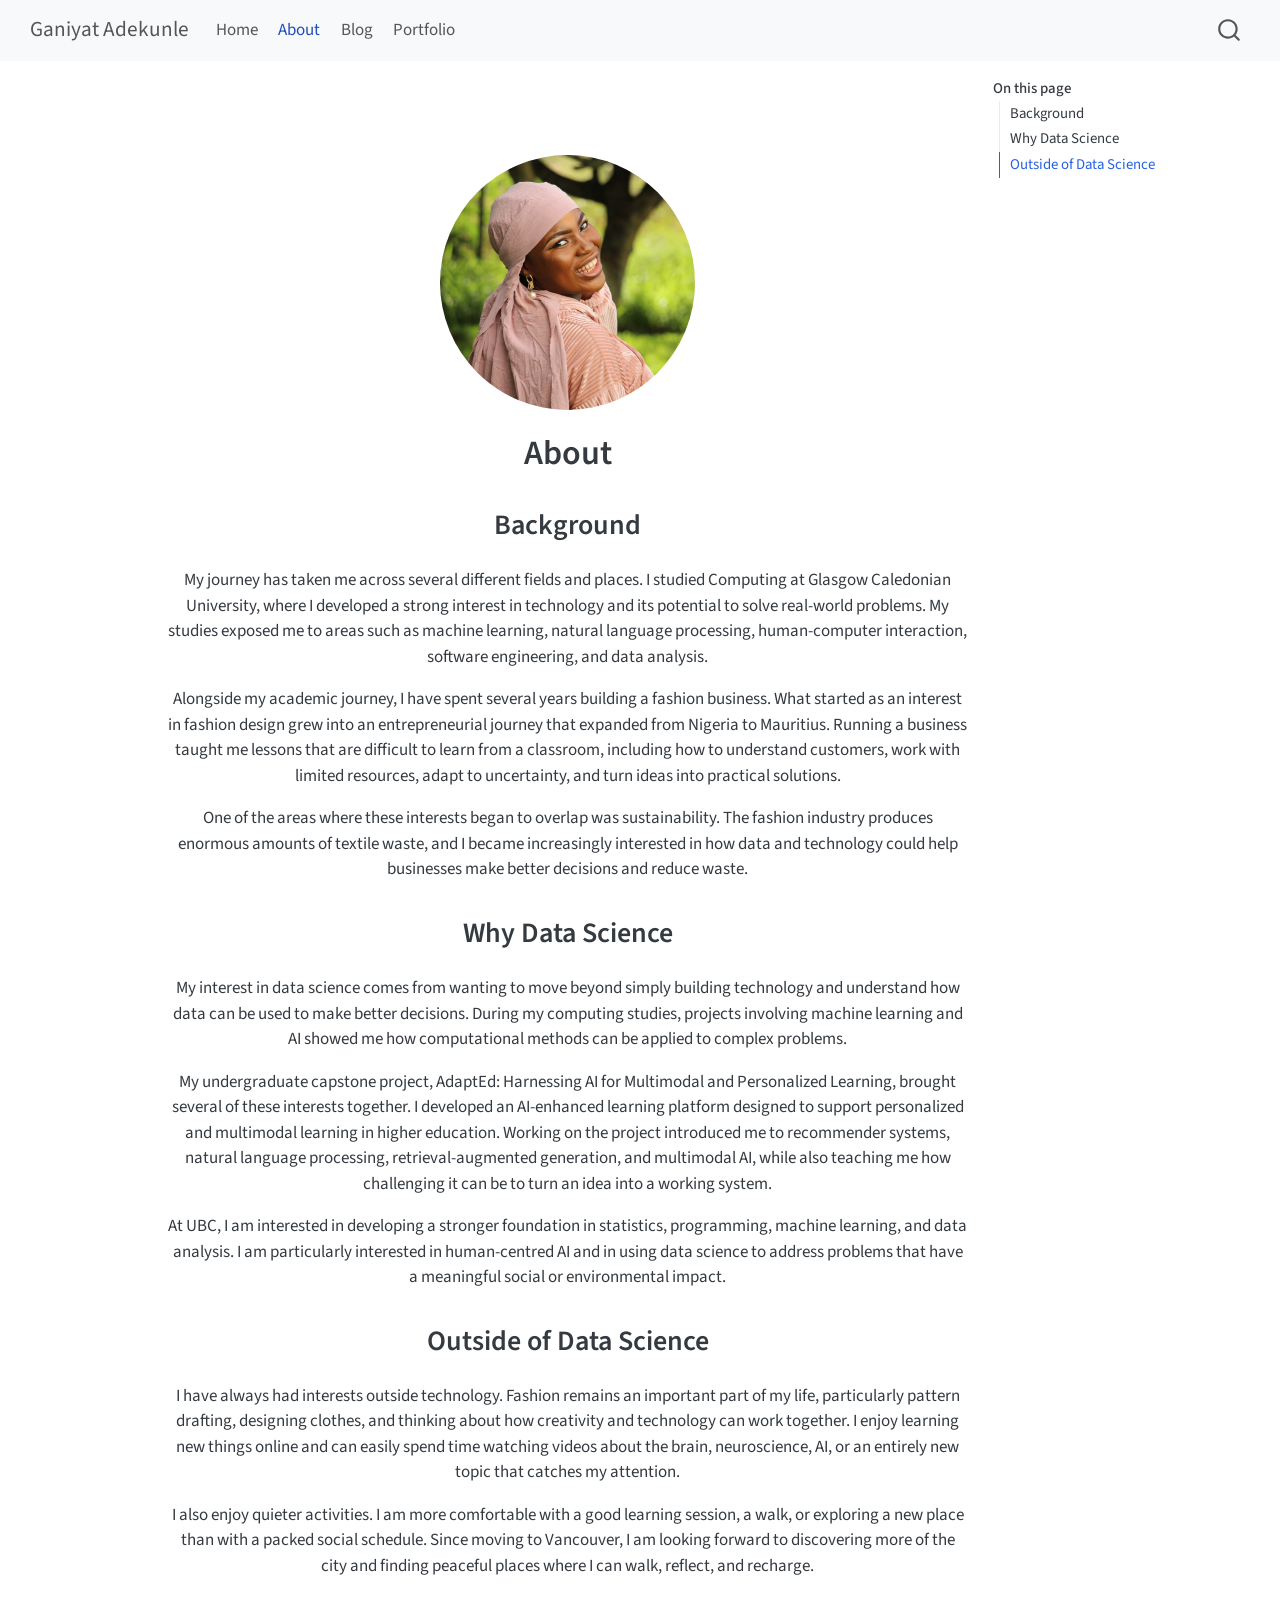
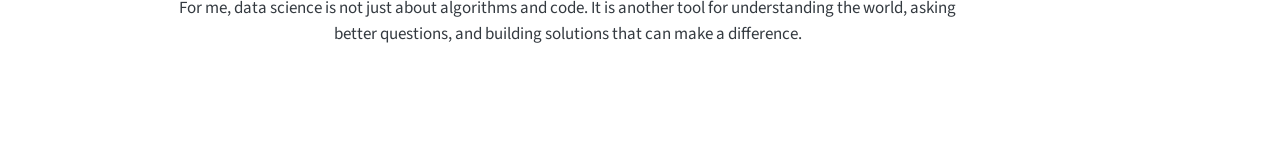
<file: docs/about.html>
<!DOCTYPE html>
<html xmlns="http://www.w3.org/1999/xhtml" lang="en" xml:lang="en"><head>

<meta charset="utf-8">
<meta name="generator" content="quarto-1.10.18">

<meta name="viewport" content="width=device-width, initial-scale=1.0, user-scalable=yes">


<title>About – Ganiyat Adekunle</title>
<style>
/* Default styles provided by pandoc.
** See https://pandoc.org/MANUAL.html#variables-for-html for config info.
*/
span.smallcaps{font-variant: small-caps;}
div.columns{display: flex; gap: 1.5em;}
div.column{flex: auto;}
@media screen {
div.columns{gap: min(4vw, 1.5em);}
div.column{overflow-x: auto;}
}
div.hanging-indent{margin-left: 1.5em; text-indent: -1.5em;}
ul.task-list{list-style: none;}
ul.task-list li input[type="checkbox"] {
  width: 0.8em;
  margin: 0 0.8em 0.2em -1em; /* quarto-specific, see https://github.com/quarto-dev/quarto-cli/issues/4556 */ 
  vertical-align: middle;
}
</style>


<script src="site_libs/quarto-nav/quarto-nav.js"></script>
<script src="site_libs/quarto-nav/headroom.min.js"></script>
<script src="site_libs/clipboard/clipboard.min.js"></script>
<script src="site_libs/quarto-search/autocomplete.umd.js"></script>
<script src="site_libs/quarto-search/fuse.min.js"></script>
<script src="site_libs/quarto-search/quarto-search.js"></script>
<meta name="quarto:offset" content="./">
<script src="site_libs/quarto-html/quarto.js" type="module"></script>
<script src="site_libs/quarto-html/tabsets/tabsets.js" type="module"></script>
<script src="site_libs/quarto-html/popper.min.js"></script>
<script src="site_libs/quarto-html/tippy.umd.min.js"></script>
<link href="site_libs/quarto-html/tippy.css" rel="stylesheet">
<link href="site_libs/quarto-html/quarto-syntax-highlighting-64a204ab8560d761af7679ceaba22944.css" rel="stylesheet" id="quarto-text-highlighting-styles">
<script src="site_libs/bootstrap/bootstrap.min.js"></script>
<link href="site_libs/bootstrap/bootstrap-icons.css" rel="stylesheet">
<link href="site_libs/bootstrap/bootstrap-172ba59bd5e0b52282274ba0c0cc16fc.min.css" rel="stylesheet" append-hash="true" id="quarto-bootstrap" data-mode="light">
<script id="quarto-search-options" type="application/json">{
  "location": "navbar",
  "copy-button": false,
  "collapse-after": 3,
  "panel-placement": "end",
  "type": "overlay",
  "limit": 50,
  "keyboard-shortcut": [
    "f",
    "/",
    "s"
  ],
  "show-item-context": false,
  "language": {
    "search-no-results-text": "No results",
    "search-matching-documents-text": "matching documents",
    "search-copy-link-title": "Copy link to search",
    "search-hide-matches-text": "Hide additional matches",
    "search-more-match-text": "more match in this document",
    "search-more-matches-text": "more matches in this document",
    "search-clear-button-title": "Clear",
    "search-text-placeholder": "",
    "search-detached-cancel-button-title": "Cancel",
    "search-submit-button-title": "Submit",
    "search-label": "Search"
  }
}</script>


<link rel="stylesheet" href="styles.css">
</head>

<body class="nav-fixed quarto-light">

<div id="quarto-search-results"></div>
  <header id="quarto-header" class="headroom fixed-top">
    <nav class="navbar navbar-expand-lg " data-bs-theme="dark">
      <div class="navbar-container container-fluid">
      <div class="navbar-brand-container mx-auto">
    <a class="navbar-brand" href="./index.html">
    <span class="navbar-title">Ganiyat Adekunle</span>
    </a>
  </div>
            <div id="quarto-search" class="" title="Search"></div>
          <button class="navbar-toggler" type="button" data-bs-toggle="collapse" data-bs-target="#navbarCollapse" aria-controls="navbarCollapse" role="menu" aria-expanded="false" aria-label="Toggle navigation" onclick="if (window.quartoToggleHeadroom) { window.quartoToggleHeadroom(); }">
  <span class="navbar-toggler-icon"></span>
</button>
          <div class="collapse navbar-collapse" id="navbarCollapse">
            <ul class="navbar-nav navbar-nav-scroll me-auto">
  <li class="nav-item">
    <a class="nav-link" href="./index.html"> 
<span class="menu-text">Home</span></a>
  </li>  
  <li class="nav-item">
    <a class="nav-link active" href="./about.html" aria-current="page"> 
<span class="menu-text">About</span></a>
  </li>  
  <li class="nav-item">
    <a class="nav-link" href="./blog.html"> 
<span class="menu-text">Blog</span></a>
  </li>  
  <li class="nav-item">
    <a class="nav-link" href="./portfolio.html"> 
<span class="menu-text">Portfolio</span></a>
  </li>  
</ul>
          </div> <!-- /navcollapse -->
            <div class="quarto-navbar-tools">
</div>
      </div> <!-- /container-fluid -->
    </nav>
</header>
<!-- content -->
<div id="quarto-content" class="quarto-container page-columns page-rows-contents page-layout-article page-navbar">
<!-- sidebar -->
<!-- margin-sidebar -->
    <div id="quarto-margin-sidebar" class="sidebar margin-sidebar">
        <nav id="TOC" role="doc-toc" class="toc-active">
    <h2 id="toc-title">On this page</h2>
  <ul>
  <li><a href="#background" id="toc-background" class="nav-link active" data-scroll-target="#background">Background</a></li>
  <li><a href="#why-data-science" id="toc-why-data-science" class="nav-link" data-scroll-target="#why-data-science">Why Data Science</a></li>
  <li><a href="#outside-of-data-science" id="toc-outside-of-data-science" class="nav-link" data-scroll-target="#outside-of-data-science">Outside of Data Science</a></li>
  </ul>
</nav>
    </div>
<!-- main -->
<div class="quarto-about-jolla">
  <img src="images/profile.jpg" class="about-image
  round " style="height: 15em; width: 15em;">
 <header id="title-block-header" class="quarto-title-block default">
<div class="quarto-title">
<h1 class="title">About</h1>
</div>
<div class="quarto-title-meta">
  </div>
</header><main class="content" id="quarto-document-content">

<section id="background" class="level2">
<h2 data-anchor-id="background">Background</h2>
<p>My journey has taken me across several different fields and places. I studied Computing at Glasgow Caledonian University, where I developed a strong interest in technology and its potential to solve real-world problems. My studies exposed me to areas such as machine learning, natural language processing, human-computer interaction, software engineering, and data analysis.</p>
<p>Alongside my academic journey, I have spent several years building a fashion business. What started as an interest in fashion design grew into an entrepreneurial journey that expanded from Nigeria to Mauritius. Running a business taught me lessons that are difficult to learn from a classroom, including how to understand customers, work with limited resources, adapt to uncertainty, and turn ideas into practical solutions.</p>
<p>One of the areas where these interests began to overlap was sustainability. The fashion industry produces enormous amounts of textile waste, and I became increasingly interested in how data and technology could help businesses make better decisions and reduce waste.</p>
</section>
<section id="why-data-science" class="level2">
<h2 data-anchor-id="why-data-science">Why Data Science</h2>
<p>My interest in data science comes from wanting to move beyond simply building technology and understand how data can be used to make better decisions. During my computing studies, projects involving machine learning and AI showed me how computational methods can be applied to complex problems.</p>
<p>My undergraduate capstone project, AdaptEd: Harnessing AI for Multimodal and Personalized Learning, brought several of these interests together. I developed an AI-enhanced learning platform designed to support personalized and multimodal learning in higher education. Working on the project introduced me to recommender systems, natural language processing, retrieval-augmented generation, and multimodal AI, while also teaching me how challenging it can be to turn an idea into a working system.</p>
<p>At UBC, I am interested in developing a stronger foundation in statistics, programming, machine learning, and data analysis. I am particularly interested in human-centred AI and in using data science to address problems that have a meaningful social or environmental impact.</p>
</section>
<section id="outside-of-data-science" class="level2">
<h2 data-anchor-id="outside-of-data-science">Outside of Data Science</h2>
<p>I have always had interests outside technology. Fashion remains an important part of my life, particularly pattern drafting, designing clothes, and thinking about how creativity and technology can work together. I enjoy learning new things online and can easily spend time watching videos about the brain, neuroscience, AI, or an entirely new topic that catches my attention.</p>
<p>I also enjoy quieter activities. I am more comfortable with a good learning session, a walk, or exploring a new place than with a packed social schedule. Since moving to Vancouver, I am looking forward to discovering more of the city and finding peaceful places where I can walk, reflect, and recharge.</p>
<p>For me, data science is not just about algorithms and code. It is another tool for understanding the world, asking better questions, and building solutions that can make a difference.</p>


</section>
</main>  
</div>
 <!-- /main -->
<script id="quarto-html-after-body" type="application/javascript">
  window.document.addEventListener("DOMContentLoaded", function (event) {
    const isCodeAnnotation = (el) => {
      for (const clz of el.classList) {
        if (clz.startsWith('code-annotation-')) {                     
          return true;
        }
      }
      return false;
    }
    const onCopySuccess = function(e) {
      // button target
      const button = e.trigger;
      // don't keep focus
      button.blur();
      // flash "checked"
      button.classList.add('code-copy-button-checked');
      var currentTitle = button.getAttribute("title");
      button.setAttribute("title", "Copied!");
      let tooltip;
      if (window.bootstrap) {
        button.setAttribute("data-bs-toggle", "tooltip");
        button.setAttribute("data-bs-placement", "left");
        button.setAttribute("data-bs-title", "Copied!");
        tooltip = new bootstrap.Tooltip(button, 
          { trigger: "manual", 
            customClass: "code-copy-button-tooltip",
            offset: [0, -8]});
        tooltip.show();    
      }
      setTimeout(function() {
        if (tooltip) {
          tooltip.hide();
          button.removeAttribute("data-bs-title");
          button.removeAttribute("data-bs-toggle");
          button.removeAttribute("data-bs-placement");
        }
        button.setAttribute("title", currentTitle);
        button.classList.remove('code-copy-button-checked');
      }, 1000);
      // clear code selection
      e.clearSelection();
    }
    const getTextToCopy = function(trigger) {
      const outerScaffold = trigger.parentElement.cloneNode(true);
      const codeEl = outerScaffold.querySelector('code');
      for (const childEl of codeEl.children) {
        if (isCodeAnnotation(childEl)) {
          childEl.remove();
        }
      }
      return codeEl.innerText;
    }
    const clipboard = new window.ClipboardJS('.code-copy-button:not([data-in-quarto-modal])', {
      text: getTextToCopy
    });
    clipboard.on('success', onCopySuccess);
    if (window.document.getElementById('quarto-embedded-source-code-modal')) {
      const clipboardModal = new window.ClipboardJS('.code-copy-button[data-in-quarto-modal]', {
        text: getTextToCopy,
        container: window.document.getElementById('quarto-embedded-source-code-modal')
      });
      clipboardModal.on('success', onCopySuccess);
    }
      var localhostRegex = new RegExp(/^(?:http|https):\/\/localhost\:?[0-9]*\//);
      var mailtoRegex = new RegExp(/^mailto:/);
        var filterRegex = new RegExp('/' + window.location.host + '/');
      var isInternal = (href) => {
          return filterRegex.test(href) || localhostRegex.test(href) || mailtoRegex.test(href);
      }
      // Inspect non-navigation links and adorn them if external
     var links = window.document.querySelectorAll('a[href]:not(.nav-link):not(.navbar-brand):not(.toc-action):not(.sidebar-link):not(.sidebar-item-toggle):not(.pagination-link):not(.no-external):not([aria-hidden]):not(.dropdown-item):not(.quarto-navigation-tool):not(.about-link)');
      for (var i=0; i<links.length; i++) {
        const link = links[i];
        if (!isInternal(link.href)) {
          // undo the damage that might have been done by quarto-nav.js in the case of
          // links that we want to consider external
          if (link.dataset.originalHref !== undefined) {
            link.href = link.dataset.originalHref;
          }
        }
      }
    function tippyHover(el, contentFn, onTriggerFn, onUntriggerFn) {
      const config = {
        allowHTML: true,
        maxWidth: 500,
        delay: 100,
        arrow: false,
        appendTo: function(el) {
            return el.parentElement;
        },
        interactive: true,
        interactiveBorder: 10,
        theme: 'quarto',
        placement: 'bottom-start',
      };
      if (contentFn) {
        config.content = contentFn;
      }
      if (onTriggerFn) {
        config.onTrigger = onTriggerFn;
      }
      if (onUntriggerFn) {
        config.onUntrigger = onUntriggerFn;
      }
      window.tippy(el, config); 
    }
    const noterefs = window.document.querySelectorAll('a[role="doc-noteref"]');
    for (var i=0; i<noterefs.length; i++) {
      const ref = noterefs[i];
      tippyHover(ref, function() {
        // use id or data attribute instead here
        let href = ref.getAttribute('data-footnote-href') || ref.getAttribute('href');
        try { href = new URL(href).hash; } catch {}
        const id = href.replace(/^#\/?/, "");
        const note = window.document.getElementById(id);
        if (note) {
          return note.innerHTML;
        } else {
          return "";
        }
      });
    }
    const xrefs = window.document.querySelectorAll('a.quarto-xref');
    const processXRef = (id, note) => {
      // Strip column container classes
      const stripColumnClz = (el) => {
        el.classList.remove("page-full", "page-columns");
        if (el.children) {
          for (const child of el.children) {
            stripColumnClz(child);
          }
        }
      }
      stripColumnClz(note)
      if (id === null || id.startsWith('sec-')) {
        // Special case sections, only their first couple elements
        const container = document.createElement("div");
        if (note.children && note.children.length > 2) {
          container.appendChild(note.children[0].cloneNode(true));
          for (let i = 1; i < note.children.length; i++) {
            const child = note.children[i];
            if (child.tagName === "P" && child.innerText === "") {
              continue;
            } else {
              container.appendChild(child.cloneNode(true));
              break;
            }
          }
          if (window.Quarto?.typesetMath) {
            window.Quarto.typesetMath(container);
          }
          return container.innerHTML
        } else {
          if (window.Quarto?.typesetMath) {
            window.Quarto.typesetMath(note);
          }
          return note.innerHTML;
        }
      } else {
        // Remove any anchor links if they are present
        const anchorLink = note.querySelector('a.anchorjs-link');
        if (anchorLink) {
          anchorLink.remove();
        }
        if (window.Quarto?.typesetMath) {
          window.Quarto.typesetMath(note);
        }
        if (note.classList.contains("callout")) {
          return note.outerHTML;
        } else {
          return note.innerHTML;
        }
      }
    }
    for (var i=0; i<xrefs.length; i++) {
      const xref = xrefs[i];
      tippyHover(xref, undefined, function(instance) {
        instance.disable();
        let url = xref.getAttribute('href');
        let hash = undefined; 
        if (url.startsWith('#')) {
          hash = url;
        } else {
          try { hash = new URL(url).hash; } catch {}
        }
        if (hash) {
          const id = hash.replace(/^#\/?/, "");
          const note = window.document.getElementById(id);
          if (note !== null) {
            try {
              const html = processXRef(id, note.cloneNode(true));
              instance.setContent(html);
            } finally {
              instance.enable();
              instance.show();
            }
          } else {
            // See if we can fetch this
            fetch(url.split('#')[0])
            .then(res => res.text())
            .then(html => {
              const parser = new DOMParser();
              const htmlDoc = parser.parseFromString(html, "text/html");
              const note = htmlDoc.getElementById(id);
              if (note !== null) {
                const html = processXRef(id, note);
                instance.setContent(html);
              } 
            }).finally(() => {
              instance.enable();
              instance.show();
            });
          }
        } else {
          // See if we can fetch a full url (with no hash to target)
          // This is a special case and we should probably do some content thinning / targeting
          fetch(url)
          .then(res => res.text())
          .then(html => {
            const parser = new DOMParser();
            const htmlDoc = parser.parseFromString(html, "text/html");
            const note = htmlDoc.querySelector('main.content');
            if (note !== null) {
              // This should only happen for chapter cross references
              // (since there is no id in the URL)
              // remove the first header
              if (note.children.length > 0 && note.children[0].tagName === "HEADER") {
                note.children[0].remove();
              }
              const html = processXRef(null, note);
              instance.setContent(html);
            } 
          }).finally(() => {
            instance.enable();
            instance.show();
          });
        }
      }, function(instance) {
      });
    }
        let selectedAnnoteEl;
        const selectorForAnnotation = ( cell, annotation) => {
          let cellAttr = 'data-code-cell="' + cell + '"';
          let lineAttr = 'data-code-annotation="' +  annotation + '"';
          const selector = 'span[' + cellAttr + '][' + lineAttr + ']';
          return selector;
        }
        const selectCodeLines = (annoteEl) => {
          const doc = window.document;
          const targetCell = annoteEl.getAttribute("data-target-cell");
          const targetAnnotation = annoteEl.getAttribute("data-target-annotation");
          const annoteSpan = window.document.querySelector(selectorForAnnotation(targetCell, targetAnnotation));
          const lines = annoteSpan.getAttribute("data-code-lines").split(",");
          const lineIds = lines.map((line) => {
            return targetCell + "-" + line;
          })
          let top = null;
          let height = null;
          let parent = null;
          if (lineIds.length > 0) {
              //compute the position of the single el (top and bottom and make a div)
              const el = window.document.getElementById(lineIds[0]);
              top = el.offsetTop;
              height = el.offsetHeight;
              parent = el.parentElement.parentElement;
            if (lineIds.length > 1) {
              const lastEl = window.document.getElementById(lineIds[lineIds.length - 1]);
              const bottom = lastEl.offsetTop + lastEl.offsetHeight;
              height = bottom - top;
            }
            if (top !== null && height !== null && parent !== null) {
              // cook up a div (if necessary) and position it 
              let div = window.document.getElementById("code-annotation-line-highlight");
              if (div === null) {
                div = window.document.createElement("div");
                div.setAttribute("id", "code-annotation-line-highlight");
                div.style.position = 'absolute';
                parent.appendChild(div);
              }
              div.style.top = top - 2 + "px";
              div.style.height = height + 4 + "px";
              div.style.left = 0;
              let gutterDiv = window.document.getElementById("code-annotation-line-highlight-gutter");
              if (gutterDiv === null) {
                gutterDiv = window.document.createElement("div");
                gutterDiv.setAttribute("id", "code-annotation-line-highlight-gutter");
                gutterDiv.style.position = 'absolute';
                const codeCell = window.document.getElementById(targetCell);
                const gutter = codeCell.querySelector('.code-annotation-gutter');
                gutter.appendChild(gutterDiv);
              }
              gutterDiv.style.top = top - 2 + "px";
              gutterDiv.style.height = height + 4 + "px";
            }
            selectedAnnoteEl = annoteEl;
          }
        };
        const unselectCodeLines = () => {
          const elementsIds = ["code-annotation-line-highlight", "code-annotation-line-highlight-gutter"];
          elementsIds.forEach((elId) => {
            const div = window.document.getElementById(elId);
            if (div) {
              div.remove();
            }
          });
          selectedAnnoteEl = undefined;
        };
          // Handle positioning of the toggle
      window.addEventListener(
        "resize",
        throttle(() => {
          elRect = undefined;
          if (selectedAnnoteEl) {
            selectCodeLines(selectedAnnoteEl);
          }
        }, 10)
      );
      function throttle(fn, ms) {
      let throttle = false;
      let timer;
        return (...args) => {
          if(!throttle) { // first call gets through
              fn.apply(this, args);
              throttle = true;
          } else { // all the others get throttled
              if(timer) clearTimeout(timer); // cancel #2
              timer = setTimeout(() => {
                fn.apply(this, args);
                timer = throttle = false;
              }, ms);
          }
        };
      }
        // Attach click handler to the DT
        const annoteDls = window.document.querySelectorAll('dt[data-target-cell]');
        for (const annoteDlNode of annoteDls) {
          annoteDlNode.addEventListener('click', (event) => {
            const clickedEl = event.target;
            if (clickedEl !== selectedAnnoteEl) {
              unselectCodeLines();
              const activeEl = window.document.querySelector('dt[data-target-cell].code-annotation-active');
              if (activeEl) {
                activeEl.classList.remove('code-annotation-active');
              }
              selectCodeLines(clickedEl);
              clickedEl.classList.add('code-annotation-active');
            } else {
              // Unselect the line
              unselectCodeLines();
              clickedEl.classList.remove('code-annotation-active');
            }
          });
        }
    const findCites = (el) => {
      const parentEl = el.parentElement;
      if (parentEl) {
        const cites = parentEl.dataset.cites;
        if (cites) {
          return {
            el,
            cites: cites.split(' ')
          };
        } else {
          return findCites(el.parentElement)
        }
      } else {
        return undefined;
      }
    };
    var bibliorefs = window.document.querySelectorAll('a[role="doc-biblioref"]');
    for (var i=0; i<bibliorefs.length; i++) {
      const ref = bibliorefs[i];
      const citeInfo = findCites(ref);
      if (citeInfo) {
        tippyHover(citeInfo.el, function() {
          var popup = window.document.createElement('div');
          citeInfo.cites.forEach(function(cite) {
            var citeDiv = window.document.createElement('div');
            citeDiv.classList.add('hanging-indent');
            citeDiv.classList.add('csl-entry');
            var biblioDiv = window.document.getElementById('ref-' + cite);
            if (biblioDiv) {
              citeDiv.innerHTML = biblioDiv.innerHTML;
            }
            popup.appendChild(citeDiv);
          });
          return popup.innerHTML;
        });
      }
    }
  });
  </script>
</div> <!-- /content -->




</body></html>
</file>
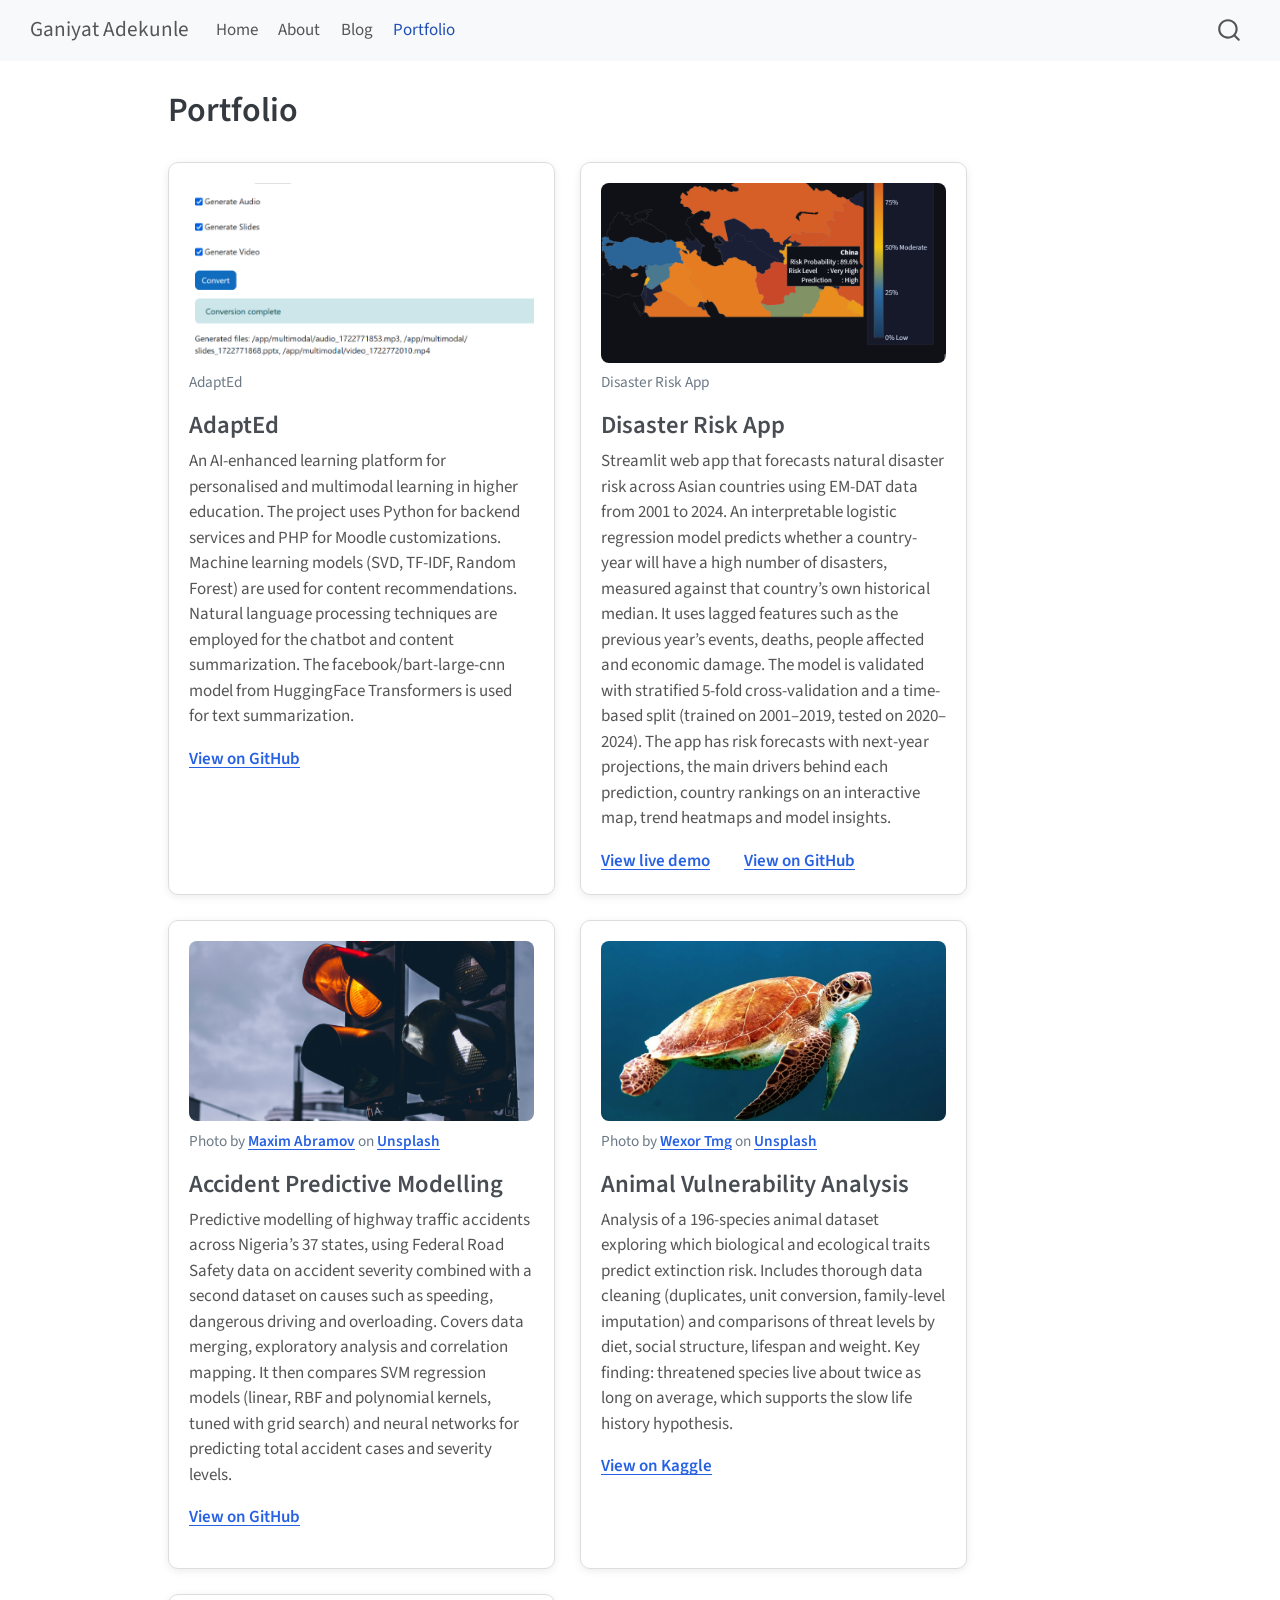
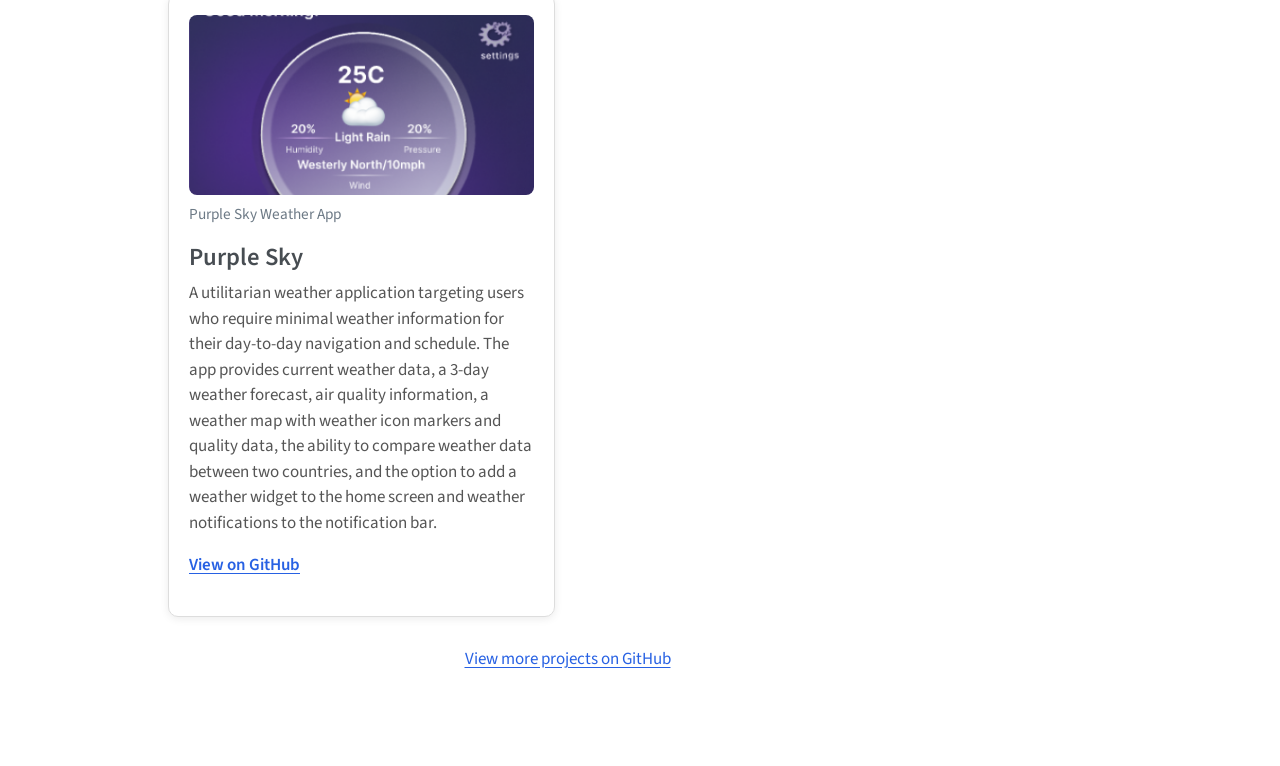
<file: docs/portfolio.html>
<!DOCTYPE html>
<html xmlns="http://www.w3.org/1999/xhtml" lang="en" xml:lang="en"><head>

<meta charset="utf-8">
<meta name="generator" content="quarto-1.10.18">

<meta name="viewport" content="width=device-width, initial-scale=1.0, user-scalable=yes">


<title>Portfolio – Ganiyat Adekunle</title>
<style>
/* Default styles provided by pandoc.
** See https://pandoc.org/MANUAL.html#variables-for-html for config info.
*/
span.smallcaps{font-variant: small-caps;}
div.columns{display: flex; gap: 1.5em;}
div.column{flex: auto;}
@media screen {
div.columns{gap: min(4vw, 1.5em);}
div.column{overflow-x: auto;}
}
div.hanging-indent{margin-left: 1.5em; text-indent: -1.5em;}
ul.task-list{list-style: none;}
ul.task-list li input[type="checkbox"] {
  width: 0.8em;
  margin: 0 0.8em 0.2em -1em; /* quarto-specific, see https://github.com/quarto-dev/quarto-cli/issues/4556 */ 
  vertical-align: middle;
}
</style>


<script src="site_libs/quarto-nav/quarto-nav.js"></script>
<script src="site_libs/quarto-nav/headroom.min.js"></script>
<script src="site_libs/clipboard/clipboard.min.js"></script>
<script src="site_libs/quarto-search/autocomplete.umd.js"></script>
<script src="site_libs/quarto-search/fuse.min.js"></script>
<script src="site_libs/quarto-search/quarto-search.js"></script>
<meta name="quarto:offset" content="./">
<script src="site_libs/quarto-html/quarto.js" type="module"></script>
<script src="site_libs/quarto-html/tabsets/tabsets.js" type="module"></script>
<script src="site_libs/quarto-html/popper.min.js"></script>
<script src="site_libs/quarto-html/tippy.umd.min.js"></script>
<script src="site_libs/quarto-html/anchor.min.js"></script>
<link href="site_libs/quarto-html/tippy.css" rel="stylesheet">
<link href="site_libs/quarto-html/quarto-syntax-highlighting-64a204ab8560d761af7679ceaba22944.css" rel="stylesheet" id="quarto-text-highlighting-styles">
<script src="site_libs/bootstrap/bootstrap.min.js"></script>
<link href="site_libs/bootstrap/bootstrap-icons.css" rel="stylesheet">
<link href="site_libs/bootstrap/bootstrap-172ba59bd5e0b52282274ba0c0cc16fc.min.css" rel="stylesheet" append-hash="true" id="quarto-bootstrap" data-mode="light">
<script id="quarto-search-options" type="application/json">{
  "location": "navbar",
  "copy-button": false,
  "collapse-after": 3,
  "panel-placement": "end",
  "type": "overlay",
  "limit": 50,
  "keyboard-shortcut": [
    "f",
    "/",
    "s"
  ],
  "show-item-context": false,
  "language": {
    "search-no-results-text": "No results",
    "search-matching-documents-text": "matching documents",
    "search-copy-link-title": "Copy link to search",
    "search-hide-matches-text": "Hide additional matches",
    "search-more-match-text": "more match in this document",
    "search-more-matches-text": "more matches in this document",
    "search-clear-button-title": "Clear",
    "search-text-placeholder": "",
    "search-detached-cancel-button-title": "Cancel",
    "search-submit-button-title": "Submit",
    "search-label": "Search"
  }
}</script>


<link rel="stylesheet" href="styles.css">
</head>

<body class="nav-fixed quarto-light">

<div id="quarto-search-results"></div>
  <header id="quarto-header" class="headroom fixed-top">
    <nav class="navbar navbar-expand-lg " data-bs-theme="dark">
      <div class="navbar-container container-fluid">
      <div class="navbar-brand-container mx-auto">
    <a class="navbar-brand" href="./index.html">
    <span class="navbar-title">Ganiyat Adekunle</span>
    </a>
  </div>
            <div id="quarto-search" class="" title="Search"></div>
          <button class="navbar-toggler" type="button" data-bs-toggle="collapse" data-bs-target="#navbarCollapse" aria-controls="navbarCollapse" role="menu" aria-expanded="false" aria-label="Toggle navigation" onclick="if (window.quartoToggleHeadroom) { window.quartoToggleHeadroom(); }">
  <span class="navbar-toggler-icon"></span>
</button>
          <div class="collapse navbar-collapse" id="navbarCollapse">
            <ul class="navbar-nav navbar-nav-scroll me-auto">
  <li class="nav-item">
    <a class="nav-link" href="./index.html"> 
<span class="menu-text">Home</span></a>
  </li>  
  <li class="nav-item">
    <a class="nav-link" href="./about.html"> 
<span class="menu-text">About</span></a>
  </li>  
  <li class="nav-item">
    <a class="nav-link" href="./blog.html"> 
<span class="menu-text">Blog</span></a>
  </li>  
  <li class="nav-item">
    <a class="nav-link active" href="./portfolio.html" aria-current="page"> 
<span class="menu-text">Portfolio</span></a>
  </li>  
</ul>
          </div> <!-- /navcollapse -->
            <div class="quarto-navbar-tools">
</div>
      </div> <!-- /container-fluid -->
    </nav>
</header>
<!-- content -->
<div id="quarto-content" class="quarto-container page-columns page-rows-contents page-layout-article page-navbar">
<!-- sidebar -->
<!-- margin-sidebar -->
    <div id="quarto-margin-sidebar" class="sidebar margin-sidebar zindex-bottom">
        
    </div>
<!-- main -->
<main class="content" id="quarto-document-content">

<header id="title-block-header" class="quarto-title-block default">
<div class="quarto-title">
<h1 class="title">Portfolio</h1>
</div>



<div class="quarto-title-meta">

    
  
    
  </div>
  


</header>


<div class="project-grid">
<div class="project-card">
<div class="quarto-figure quarto-figure-center">
<figure class="figure">
<p><img src="images/adapted.png" class="img-fluid figure-img"></p>
<figcaption>AdaptEd</figcaption>
</figure>
</div>
<section id="adapted" class="level3">
<h3 class="anchored" data-anchor-id="adapted">AdaptEd</h3>
<p>An AI-enhanced learning platform for personalised and multimodal learning in higher education. The project uses Python for backend services and PHP for Moodle customizations. Machine learning models (SVD, TF-IDF, Random Forest) are used for content recommendations. Natural language processing techniques are employed for the chatbot and content summarization. The facebook/bart-large-cnn model from HuggingFace Transformers is used for text summarization.</p>
<p><a href="https://github.com/Abbiefied/Innovatopedia">View on GitHub</a></p>
</section>
</div>
<div class="project-card">
<div class="quarto-figure quarto-figure-center">
<figure class="figure">
<p><img src="images/disasterrisk.png" class="img-fluid figure-img"></p>
<figcaption>Disaster Risk App</figcaption>
</figure>
</div>
<section id="disaster-risk-app" class="level3">
<h3 class="anchored" data-anchor-id="disaster-risk-app">Disaster Risk App</h3>
<p>Streamlit web app that forecasts natural disaster risk across Asian countries using EM-DAT data from 2001 to 2024. An interpretable logistic regression model predicts whether a country-year will have a high number of disasters, measured against that country’s own historical median. It uses lagged features such as the previous year’s events, deaths, people affected and economic damage. The model is validated with stratified 5-fold cross-validation and a time-based split (trained on 2001–2019, tested on 2020–2024). The app has risk forecasts with next-year projections, the main drivers behind each prediction, country rankings on an interactive map, trend heatmaps and model insights.</p>
<div class="project-links">
<p><a href="https://disaster-risk-app.streamlit.app/">View live demo</a> <a href="https://github.com/Abbiefied/disaster-risk-app">View on GitHub</a></p>
</div>
</section>
</div>
<div class="project-card">
<div class="quarto-figure quarto-figure-center">
<figure class="figure">
<p><img src="images/traffic.jpg" class="img-fluid figure-img"></p>
<figcaption>Photo by <a href="https://unsplash.com/@mzudemx?utm_source=unsplash&amp;utm_medium=referral&amp;utm_content=creditCopyText">Maxim Abramov</a> on <a href="https://unsplash.com/photos/street-traffic-lights-on-red-and-orange-GFjyimhomaM?utm_source=unsplash&amp;utm_medium=referral&amp;utm_content=creditCopyText">Unsplash</a></figcaption>
</figure>
</div>
<section id="accident-predictive-modelling" class="level3">
<h3 class="anchored" data-anchor-id="accident-predictive-modelling">Accident Predictive Modelling</h3>
<p>Predictive modelling of highway traffic accidents across Nigeria’s 37 states, using Federal Road Safety data on accident severity combined with a second dataset on causes such as speeding, dangerous driving and overloading. Covers data merging, exploratory analysis and correlation mapping. It then compares SVM regression models (linear, RBF and polynomial kernels, tuned with grid search) and neural networks for predicting total accident cases and severity levels.</p>
<p><a href="https://github.com/Abbiefied/accident_predictive_modelling">View on GitHub</a></p>
</section>
</div>
<div class="project-card">
<div class="quarto-figure quarto-figure-center">
<figure class="figure">
<p><img src="images/turtle.jpg" class="img-fluid figure-img"></p>
<figcaption>Photo by <a href="https://unsplash.com/@wexor?utm_source=unsplash&amp;utm_medium=referral&amp;utm_content=creditCopyText">Wexor Tmg</a> on <a href="https://unsplash.com/photos/brown-turtle-swimming-underwater-L-2p8fapOA8?utm_source=unsplash&amp;utm_medium=referral&amp;utm_content=creditCopyText">Unsplash</a></figcaption>
</figure>
</div>
<section id="animal-vulnerability-analysis" class="level3">
<h3 class="anchored" data-anchor-id="animal-vulnerability-analysis">Animal Vulnerability Analysis</h3>
<p>Analysis of a 196-species animal dataset exploring which biological and ecological traits predict extinction risk. Includes thorough data cleaning (duplicates, unit conversion, family-level imputation) and comparisons of threat levels by diet, social structure, lifespan and weight. Key finding: threatened species live about twice as long on average, which supports the slow life history hypothesis.</p>
<p><a href="https://www.kaggle.com/code/ganiyatadekunle/animal-vulnerability-analysis">View on Kaggle</a></p>
</section>
</div>
<div class="project-card">
<div class="quarto-figure quarto-figure-center">
<figure class="figure">
<p><img src="images/purpledsky.png" class="img-fluid figure-img"></p>
<figcaption>Purple Sky Weather App</figcaption>
</figure>
</div>
<section id="purple-sky" class="level3">
<h3 class="anchored" data-anchor-id="purple-sky">Purple Sky</h3>
<p>A utilitarian weather application targeting users who require minimal weather information for their day-to-day navigation and schedule. The app provides current weather data, a 3-day weather forecast, air quality information, a weather map with weather icon markers and quality data, the ability to compare weather data between two countries, and the option to add a weather widget to the home screen and weather notifications to the notification bar.</p>
<p><a href="https://github.com/Abbiefied/PurpleSky">View on GitHub</a></p>
</section>
</div>
</div>
<div class="text-center">
<p><a href="https://github.com/Abbiefied?tab=repositories">View more projects on GitHub</a></p>
</div>



</main> <!-- /main -->
<script id="quarto-html-after-body" type="application/javascript">
  window.document.addEventListener("DOMContentLoaded", function (event) {
    const icon = "";
    const anchorJS = new window.AnchorJS();
    anchorJS.options = {
      placement: 'right',
      icon: icon
    };
    anchorJS.add('.anchored');
    const isCodeAnnotation = (el) => {
      for (const clz of el.classList) {
        if (clz.startsWith('code-annotation-')) {                     
          return true;
        }
      }
      return false;
    }
    const onCopySuccess = function(e) {
      // button target
      const button = e.trigger;
      // don't keep focus
      button.blur();
      // flash "checked"
      button.classList.add('code-copy-button-checked');
      var currentTitle = button.getAttribute("title");
      button.setAttribute("title", "Copied!");
      let tooltip;
      if (window.bootstrap) {
        button.setAttribute("data-bs-toggle", "tooltip");
        button.setAttribute("data-bs-placement", "left");
        button.setAttribute("data-bs-title", "Copied!");
        tooltip = new bootstrap.Tooltip(button, 
          { trigger: "manual", 
            customClass: "code-copy-button-tooltip",
            offset: [0, -8]});
        tooltip.show();    
      }
      setTimeout(function() {
        if (tooltip) {
          tooltip.hide();
          button.removeAttribute("data-bs-title");
          button.removeAttribute("data-bs-toggle");
          button.removeAttribute("data-bs-placement");
        }
        button.setAttribute("title", currentTitle);
        button.classList.remove('code-copy-button-checked');
      }, 1000);
      // clear code selection
      e.clearSelection();
    }
    const getTextToCopy = function(trigger) {
      const outerScaffold = trigger.parentElement.cloneNode(true);
      const codeEl = outerScaffold.querySelector('code');
      for (const childEl of codeEl.children) {
        if (isCodeAnnotation(childEl)) {
          childEl.remove();
        }
      }
      return codeEl.innerText;
    }
    const clipboard = new window.ClipboardJS('.code-copy-button:not([data-in-quarto-modal])', {
      text: getTextToCopy
    });
    clipboard.on('success', onCopySuccess);
    if (window.document.getElementById('quarto-embedded-source-code-modal')) {
      const clipboardModal = new window.ClipboardJS('.code-copy-button[data-in-quarto-modal]', {
        text: getTextToCopy,
        container: window.document.getElementById('quarto-embedded-source-code-modal')
      });
      clipboardModal.on('success', onCopySuccess);
    }
      var localhostRegex = new RegExp(/^(?:http|https):\/\/localhost\:?[0-9]*\//);
      var mailtoRegex = new RegExp(/^mailto:/);
        var filterRegex = new RegExp('/' + window.location.host + '/');
      var isInternal = (href) => {
          return filterRegex.test(href) || localhostRegex.test(href) || mailtoRegex.test(href);
      }
      // Inspect non-navigation links and adorn them if external
     var links = window.document.querySelectorAll('a[href]:not(.nav-link):not(.navbar-brand):not(.toc-action):not(.sidebar-link):not(.sidebar-item-toggle):not(.pagination-link):not(.no-external):not([aria-hidden]):not(.dropdown-item):not(.quarto-navigation-tool):not(.about-link)');
      for (var i=0; i<links.length; i++) {
        const link = links[i];
        if (!isInternal(link.href)) {
          // undo the damage that might have been done by quarto-nav.js in the case of
          // links that we want to consider external
          if (link.dataset.originalHref !== undefined) {
            link.href = link.dataset.originalHref;
          }
        }
      }
    function tippyHover(el, contentFn, onTriggerFn, onUntriggerFn) {
      const config = {
        allowHTML: true,
        maxWidth: 500,
        delay: 100,
        arrow: false,
        appendTo: function(el) {
            return el.parentElement;
        },
        interactive: true,
        interactiveBorder: 10,
        theme: 'quarto',
        placement: 'bottom-start',
      };
      if (contentFn) {
        config.content = contentFn;
      }
      if (onTriggerFn) {
        config.onTrigger = onTriggerFn;
      }
      if (onUntriggerFn) {
        config.onUntrigger = onUntriggerFn;
      }
      window.tippy(el, config); 
    }
    const noterefs = window.document.querySelectorAll('a[role="doc-noteref"]');
    for (var i=0; i<noterefs.length; i++) {
      const ref = noterefs[i];
      tippyHover(ref, function() {
        // use id or data attribute instead here
        let href = ref.getAttribute('data-footnote-href') || ref.getAttribute('href');
        try { href = new URL(href).hash; } catch {}
        const id = href.replace(/^#\/?/, "");
        const note = window.document.getElementById(id);
        if (note) {
          return note.innerHTML;
        } else {
          return "";
        }
      });
    }
    const xrefs = window.document.querySelectorAll('a.quarto-xref');
    const processXRef = (id, note) => {
      // Strip column container classes
      const stripColumnClz = (el) => {
        el.classList.remove("page-full", "page-columns");
        if (el.children) {
          for (const child of el.children) {
            stripColumnClz(child);
          }
        }
      }
      stripColumnClz(note)
      if (id === null || id.startsWith('sec-')) {
        // Special case sections, only their first couple elements
        const container = document.createElement("div");
        if (note.children && note.children.length > 2) {
          container.appendChild(note.children[0].cloneNode(true));
          for (let i = 1; i < note.children.length; i++) {
            const child = note.children[i];
            if (child.tagName === "P" && child.innerText === "") {
              continue;
            } else {
              container.appendChild(child.cloneNode(true));
              break;
            }
          }
          if (window.Quarto?.typesetMath) {
            window.Quarto.typesetMath(container);
          }
          return container.innerHTML
        } else {
          if (window.Quarto?.typesetMath) {
            window.Quarto.typesetMath(note);
          }
          return note.innerHTML;
        }
      } else {
        // Remove any anchor links if they are present
        const anchorLink = note.querySelector('a.anchorjs-link');
        if (anchorLink) {
          anchorLink.remove();
        }
        if (window.Quarto?.typesetMath) {
          window.Quarto.typesetMath(note);
        }
        if (note.classList.contains("callout")) {
          return note.outerHTML;
        } else {
          return note.innerHTML;
        }
      }
    }
    for (var i=0; i<xrefs.length; i++) {
      const xref = xrefs[i];
      tippyHover(xref, undefined, function(instance) {
        instance.disable();
        let url = xref.getAttribute('href');
        let hash = undefined; 
        if (url.startsWith('#')) {
          hash = url;
        } else {
          try { hash = new URL(url).hash; } catch {}
        }
        if (hash) {
          const id = hash.replace(/^#\/?/, "");
          const note = window.document.getElementById(id);
          if (note !== null) {
            try {
              const html = processXRef(id, note.cloneNode(true));
              instance.setContent(html);
            } finally {
              instance.enable();
              instance.show();
            }
          } else {
            // See if we can fetch this
            fetch(url.split('#')[0])
            .then(res => res.text())
            .then(html => {
              const parser = new DOMParser();
              const htmlDoc = parser.parseFromString(html, "text/html");
              const note = htmlDoc.getElementById(id);
              if (note !== null) {
                const html = processXRef(id, note);
                instance.setContent(html);
              } 
            }).finally(() => {
              instance.enable();
              instance.show();
            });
          }
        } else {
          // See if we can fetch a full url (with no hash to target)
          // This is a special case and we should probably do some content thinning / targeting
          fetch(url)
          .then(res => res.text())
          .then(html => {
            const parser = new DOMParser();
            const htmlDoc = parser.parseFromString(html, "text/html");
            const note = htmlDoc.querySelector('main.content');
            if (note !== null) {
              // This should only happen for chapter cross references
              // (since there is no id in the URL)
              // remove the first header
              if (note.children.length > 0 && note.children[0].tagName === "HEADER") {
                note.children[0].remove();
              }
              const html = processXRef(null, note);
              instance.setContent(html);
            } 
          }).finally(() => {
            instance.enable();
            instance.show();
          });
        }
      }, function(instance) {
      });
    }
        let selectedAnnoteEl;
        const selectorForAnnotation = ( cell, annotation) => {
          let cellAttr = 'data-code-cell="' + cell + '"';
          let lineAttr = 'data-code-annotation="' +  annotation + '"';
          const selector = 'span[' + cellAttr + '][' + lineAttr + ']';
          return selector;
        }
        const selectCodeLines = (annoteEl) => {
          const doc = window.document;
          const targetCell = annoteEl.getAttribute("data-target-cell");
          const targetAnnotation = annoteEl.getAttribute("data-target-annotation");
          const annoteSpan = window.document.querySelector(selectorForAnnotation(targetCell, targetAnnotation));
          const lines = annoteSpan.getAttribute("data-code-lines").split(",");
          const lineIds = lines.map((line) => {
            return targetCell + "-" + line;
          })
          let top = null;
          let height = null;
          let parent = null;
          if (lineIds.length > 0) {
              //compute the position of the single el (top and bottom and make a div)
              const el = window.document.getElementById(lineIds[0]);
              top = el.offsetTop;
              height = el.offsetHeight;
              parent = el.parentElement.parentElement;
            if (lineIds.length > 1) {
              const lastEl = window.document.getElementById(lineIds[lineIds.length - 1]);
              const bottom = lastEl.offsetTop + lastEl.offsetHeight;
              height = bottom - top;
            }
            if (top !== null && height !== null && parent !== null) {
              // cook up a div (if necessary) and position it 
              let div = window.document.getElementById("code-annotation-line-highlight");
              if (div === null) {
                div = window.document.createElement("div");
                div.setAttribute("id", "code-annotation-line-highlight");
                div.style.position = 'absolute';
                parent.appendChild(div);
              }
              div.style.top = top - 2 + "px";
              div.style.height = height + 4 + "px";
              div.style.left = 0;
              let gutterDiv = window.document.getElementById("code-annotation-line-highlight-gutter");
              if (gutterDiv === null) {
                gutterDiv = window.document.createElement("div");
                gutterDiv.setAttribute("id", "code-annotation-line-highlight-gutter");
                gutterDiv.style.position = 'absolute';
                const codeCell = window.document.getElementById(targetCell);
                const gutter = codeCell.querySelector('.code-annotation-gutter');
                gutter.appendChild(gutterDiv);
              }
              gutterDiv.style.top = top - 2 + "px";
              gutterDiv.style.height = height + 4 + "px";
            }
            selectedAnnoteEl = annoteEl;
          }
        };
        const unselectCodeLines = () => {
          const elementsIds = ["code-annotation-line-highlight", "code-annotation-line-highlight-gutter"];
          elementsIds.forEach((elId) => {
            const div = window.document.getElementById(elId);
            if (div) {
              div.remove();
            }
          });
          selectedAnnoteEl = undefined;
        };
          // Handle positioning of the toggle
      window.addEventListener(
        "resize",
        throttle(() => {
          elRect = undefined;
          if (selectedAnnoteEl) {
            selectCodeLines(selectedAnnoteEl);
          }
        }, 10)
      );
      function throttle(fn, ms) {
      let throttle = false;
      let timer;
        return (...args) => {
          if(!throttle) { // first call gets through
              fn.apply(this, args);
              throttle = true;
          } else { // all the others get throttled
              if(timer) clearTimeout(timer); // cancel #2
              timer = setTimeout(() => {
                fn.apply(this, args);
                timer = throttle = false;
              }, ms);
          }
        };
      }
        // Attach click handler to the DT
        const annoteDls = window.document.querySelectorAll('dt[data-target-cell]');
        for (const annoteDlNode of annoteDls) {
          annoteDlNode.addEventListener('click', (event) => {
            const clickedEl = event.target;
            if (clickedEl !== selectedAnnoteEl) {
              unselectCodeLines();
              const activeEl = window.document.querySelector('dt[data-target-cell].code-annotation-active');
              if (activeEl) {
                activeEl.classList.remove('code-annotation-active');
              }
              selectCodeLines(clickedEl);
              clickedEl.classList.add('code-annotation-active');
            } else {
              // Unselect the line
              unselectCodeLines();
              clickedEl.classList.remove('code-annotation-active');
            }
          });
        }
    const findCites = (el) => {
      const parentEl = el.parentElement;
      if (parentEl) {
        const cites = parentEl.dataset.cites;
        if (cites) {
          return {
            el,
            cites: cites.split(' ')
          };
        } else {
          return findCites(el.parentElement)
        }
      } else {
        return undefined;
      }
    };
    var bibliorefs = window.document.querySelectorAll('a[role="doc-biblioref"]');
    for (var i=0; i<bibliorefs.length; i++) {
      const ref = bibliorefs[i];
      const citeInfo = findCites(ref);
      if (citeInfo) {
        tippyHover(citeInfo.el, function() {
          var popup = window.document.createElement('div');
          citeInfo.cites.forEach(function(cite) {
            var citeDiv = window.document.createElement('div');
            citeDiv.classList.add('hanging-indent');
            citeDiv.classList.add('csl-entry');
            var biblioDiv = window.document.getElementById('ref-' + cite);
            if (biblioDiv) {
              citeDiv.innerHTML = biblioDiv.innerHTML;
            }
            popup.appendChild(citeDiv);
          });
          return popup.innerHTML;
        });
      }
    }
  });
  </script>
</div> <!-- /content -->




</body></html>
</file>
<file: docs/site_libs/quarto-html/tippy.css>
.tippy-box[data-animation=fade][data-state=hidden]{opacity:0}[data-tippy-root]{max-width:calc(100vw - 10px)}.tippy-box{position:relative;background-color:#333;color:#fff;border-radius:4px;font-size:14px;line-height:1.4;white-space:normal;outline:0;transition-property:transform,visibility,opacity}.tippy-box[data-placement^=top]>.tippy-arrow{bottom:0}.tippy-box[data-placement^=top]>.tippy-arrow:before{bottom:-7px;left:0;border-width:8px 8px 0;border-top-color:initial;transform-origin:center top}.tippy-box[data-placement^=bottom]>.tippy-arrow{top:0}.tippy-box[data-placement^=bottom]>.tippy-arrow:before{top:-7px;left:0;border-width:0 8px 8px;border-bottom-color:initial;transform-origin:center bottom}.tippy-box[data-placement^=left]>.tippy-arrow{right:0}.tippy-box[data-placement^=left]>.tippy-arrow:before{border-width:8px 0 8px 8px;border-left-color:initial;right:-7px;transform-origin:center left}.tippy-box[data-placement^=right]>.tippy-arrow{left:0}.tippy-box[data-placement^=right]>.tippy-arrow:before{left:-7px;border-width:8px 8px 8px 0;border-right-color:initial;transform-origin:center right}.tippy-box[data-inertia][data-state=visible]{transition-timing-function:cubic-bezier(.54,1.5,.38,1.11)}.tippy-arrow{width:16px;height:16px;color:#333}.tippy-arrow:before{content:"";position:absolute;border-color:transparent;border-style:solid}.tippy-content{position:relative;padding:5px 9px;z-index:1}
</file>
<file: docs/site_libs/quarto-html/quarto-syntax-highlighting-64a204ab8560d761af7679ceaba22944.css>
/* quarto syntax highlight colors */
:root {
  --quarto-hl-ot-color: #003B4F;
  --quarto-hl-at-color: #657422;
  --quarto-hl-ss-color: #20794D;
  --quarto-hl-an-color: #5E5E5E;
  --quarto-hl-fu-color: #4758AB;
  --quarto-hl-st-color: #20794D;
  --quarto-hl-cf-color: #003B4F;
  --quarto-hl-op-color: #5E5E5E;
  --quarto-hl-er-color: #AD0000;
  --quarto-hl-bn-color: #AD0000;
  --quarto-hl-al-color: #AD0000;
  --quarto-hl-va-color: #111111;
  --quarto-hl-bu-color: inherit;
  --quarto-hl-ex-color: inherit;
  --quarto-hl-pp-color: #AD0000;
  --quarto-hl-in-color: #5E5E5E;
  --quarto-hl-vs-color: #20794D;
  --quarto-hl-wa-color: #5E5E5E;
  --quarto-hl-do-color: #5E5E5E;
  --quarto-hl-im-color: #00769E;
  --quarto-hl-ch-color: #20794D;
  --quarto-hl-dt-color: #AD0000;
  --quarto-hl-fl-color: #AD0000;
  --quarto-hl-co-color: #5E5E5E;
  --quarto-hl-cv-color: #5E5E5E;
  --quarto-hl-cn-color: #8f5902;
  --quarto-hl-sc-color: #5E5E5E;
  --quarto-hl-dv-color: #AD0000;
  --quarto-hl-kw-color: #003B4F;
}

/* other quarto variables */
:root {
  --quarto-font-monospace: SFMono-Regular, Menlo, Monaco, Consolas, "Liberation Mono", "Courier New", monospace;
}

/* syntax highlight based on Pandoc's rules */
pre > code.sourceCode > span {
  color: #003B4F;
}

code.sourceCode > span {
  color: #003B4F;
}

div.sourceCode,
div.sourceCode pre.sourceCode {
  color: #003B4F;
}

/* Normal */
code span {
  color: #003B4F;
}

/* Alert */
code span.al {
  color: #AD0000;
  font-style: inherit;
}

/* Annotation */
code span.an {
  color: #5E5E5E;
  font-style: inherit;
}

/* Attribute */
code span.at {
  color: #657422;
  font-style: inherit;
}

/* BaseN */
code span.bn {
  color: #AD0000;
  font-style: inherit;
}

/* BuiltIn */
code span.bu {
  font-style: inherit;
}

/* ControlFlow */
code span.cf {
  color: #003B4F;
  font-weight: bold;
  font-style: inherit;
}

/* Char */
code span.ch {
  color: #20794D;
  font-style: inherit;
}

/* Constant */
code span.cn {
  color: #8f5902;
  font-style: inherit;
}

/* Comment */
code span.co {
  color: #5E5E5E;
  font-style: inherit;
}

/* CommentVar */
code span.cv {
  color: #5E5E5E;
  font-style: italic;
}

/* Documentation */
code span.do {
  color: #5E5E5E;
  font-style: italic;
}

/* DataType */
code span.dt {
  color: #AD0000;
  font-style: inherit;
}

/* DecVal */
code span.dv {
  color: #AD0000;
  font-style: inherit;
}

/* Error */
code span.er {
  color: #AD0000;
  font-style: inherit;
}

/* Extension */
code span.ex {
  font-style: inherit;
}

/* Float */
code span.fl {
  color: #AD0000;
  font-style: inherit;
}

/* Function */
code span.fu {
  color: #4758AB;
  font-style: inherit;
}

/* Import */
code span.im {
  color: #00769E;
  font-style: inherit;
}

/* Information */
code span.in {
  color: #5E5E5E;
  font-style: inherit;
}

/* Keyword */
code span.kw {
  color: #003B4F;
  font-weight: bold;
  font-style: inherit;
}

/* Operator */
code span.op {
  color: #5E5E5E;
  font-style: inherit;
}

/* Other */
code span.ot {
  color: #003B4F;
  font-style: inherit;
}

/* Preprocessor */
code span.pp {
  color: #AD0000;
  font-style: inherit;
}

/* SpecialChar */
code span.sc {
  color: #5E5E5E;
  font-style: inherit;
}

/* SpecialString */
code span.ss {
  color: #20794D;
  font-style: inherit;
}

/* String */
code span.st {
  color: #20794D;
  font-style: inherit;
}

/* Variable */
code span.va {
  color: #111111;
  font-style: inherit;
}

/* VerbatimString */
code span.vs {
  color: #20794D;
  font-style: inherit;
}

/* Warning */
code span.wa {
  color: #5E5E5E;
  font-style: italic;
}

.prevent-inlining {
  content: "</";
}

/*# sourceMappingURL=9d8d5bb603a83b8298b89080a598c93b.css.map */
</file>
<file: docs/styles.css>
.project-grid {
  display: grid;
  grid-template-columns: repeat(auto-fit, minmax(280px, 1fr));
  gap: 25px;
  margin-top: 30px;
  margin-bottom: 30px;
}

.project-card {
  border: 1px solid #ddd;
  border-radius: 10px;
  padding: 20px;
  background: white;
  box-shadow: 0 2px 8px rgba(0, 0, 0, 0.08);
}

.project-card img {
  width: 100%;
  height: 180px;
  object-fit: cover;
  border-radius: 8px;
}

.project-card h3 {
  margin-top: 15px;
}

.project-card p {
  color: #555;
}

.project-card a {
  font-weight: 600;
}

.project-links,
.project-links p {
  display: flex;
  gap: 2rem;
  flex-wrap: wrap;
  margin: 0;
}
</file>
